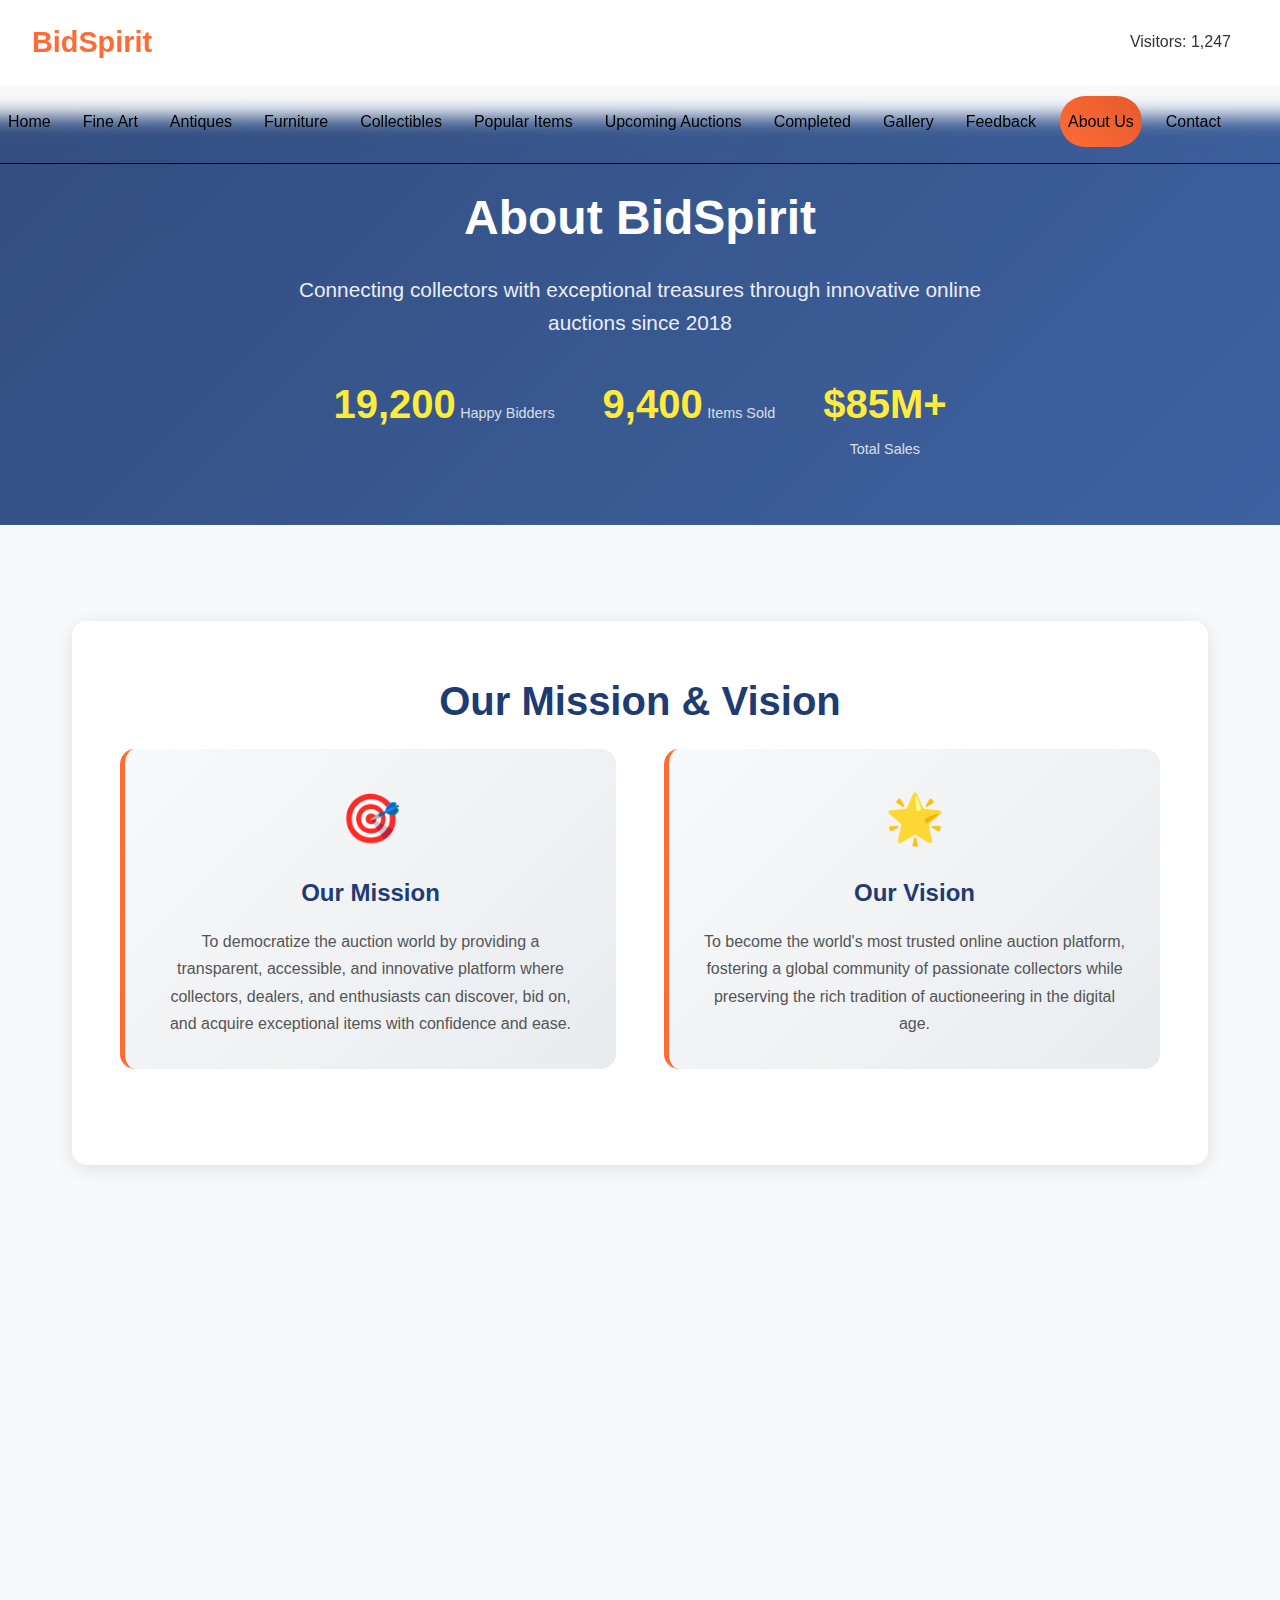
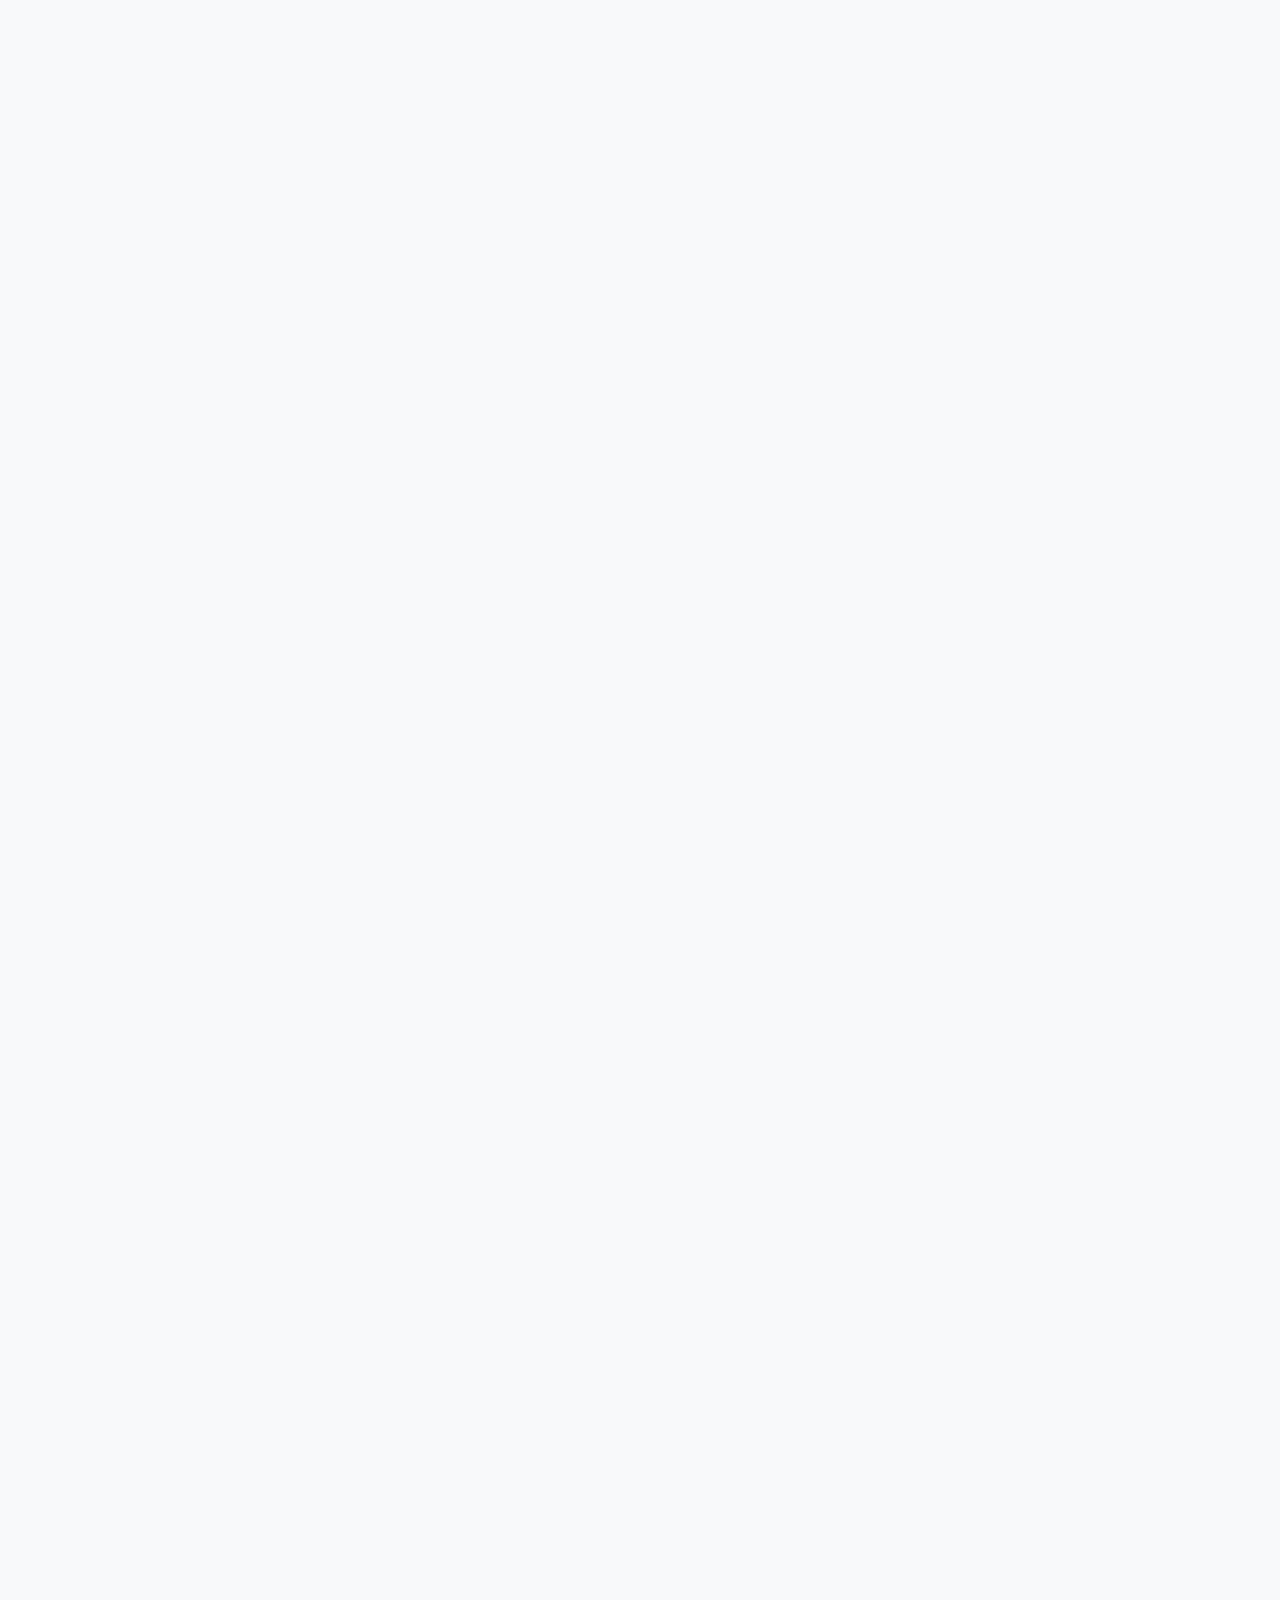
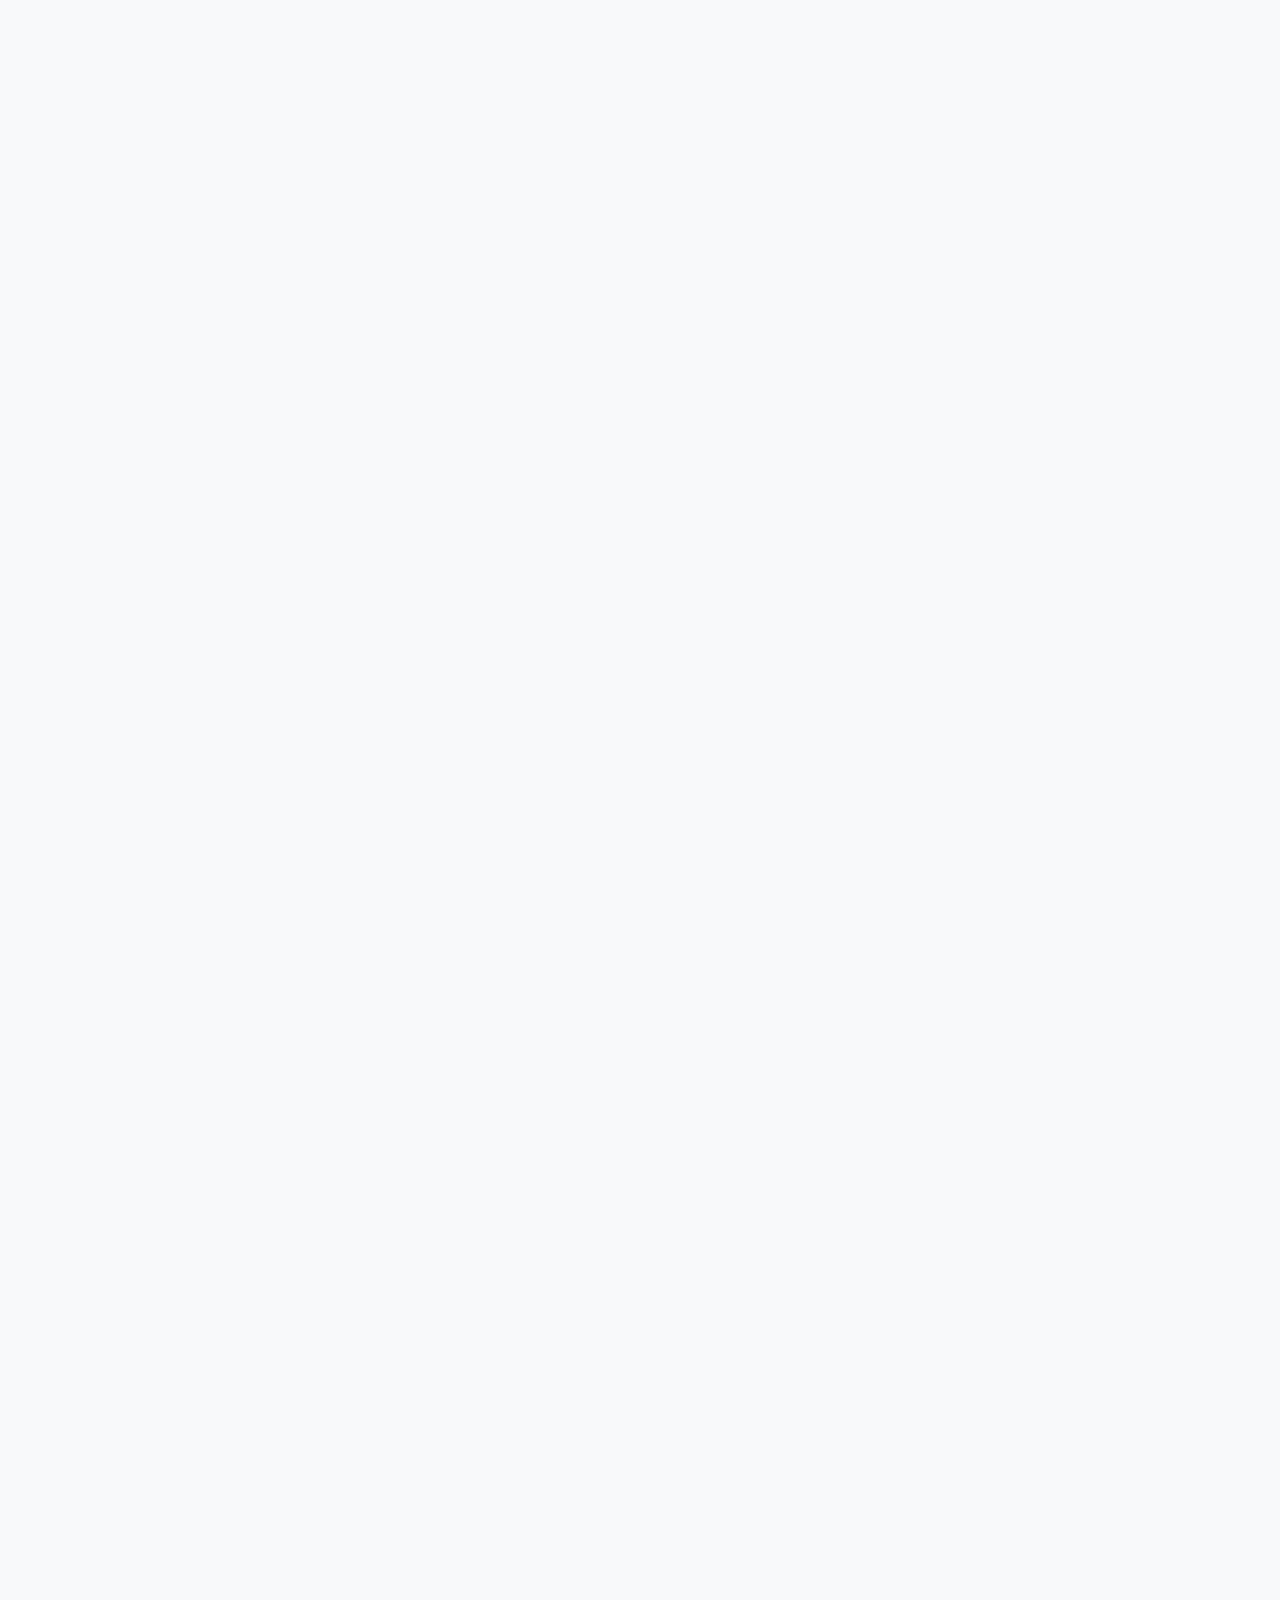
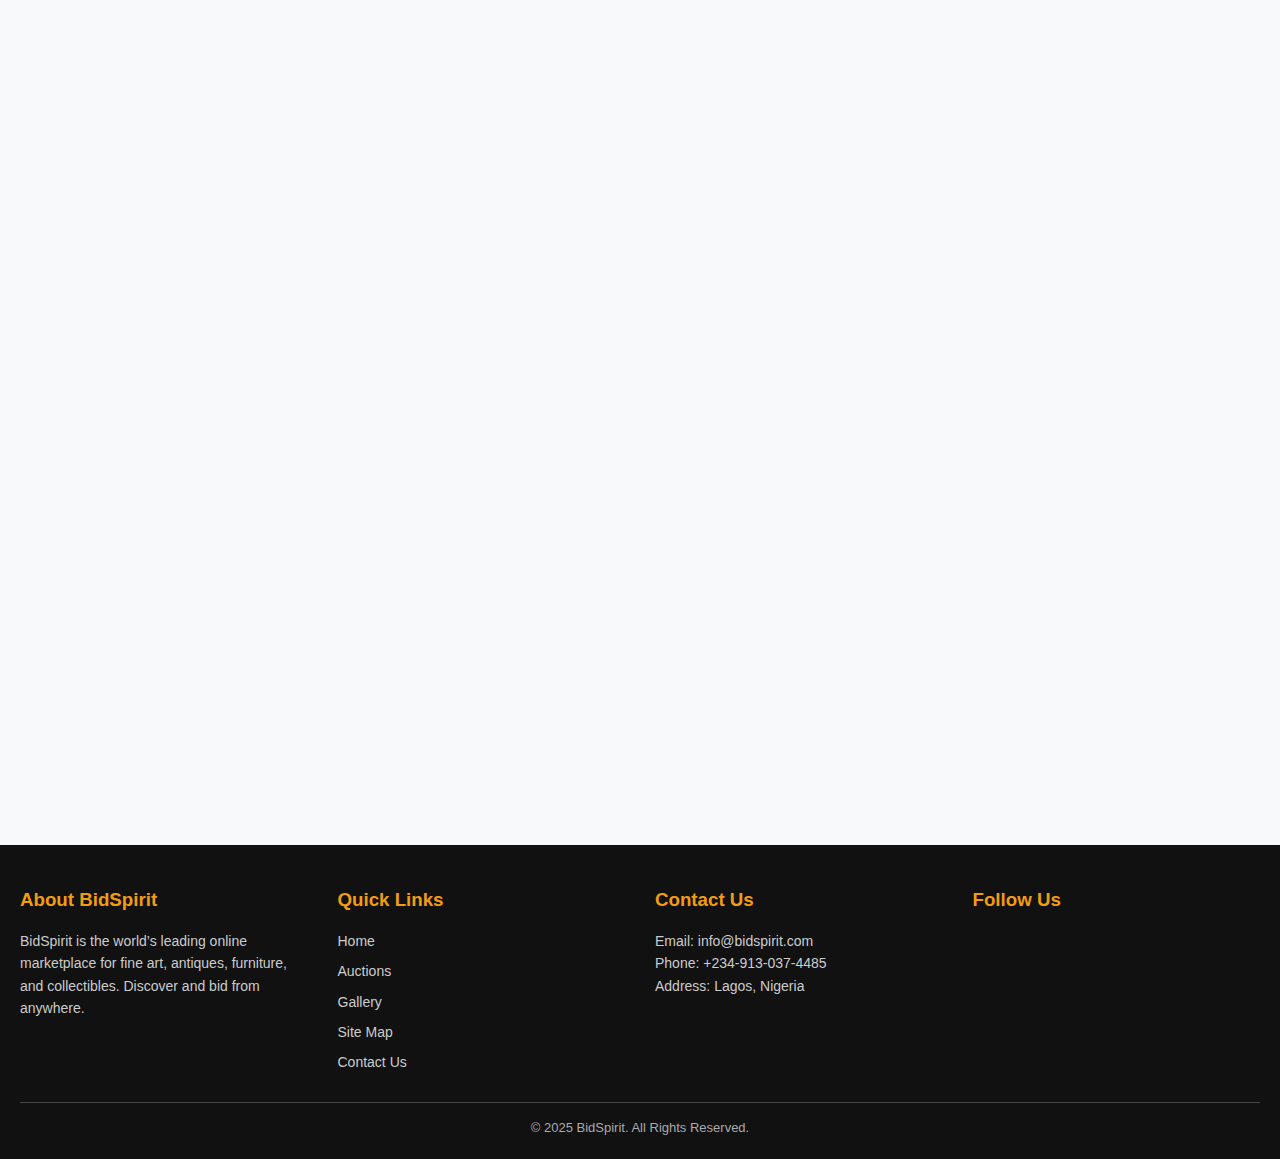
<file: about.html>
<!DOCTYPE html>
<html lang="en">
<head>
    <meta charset="UTF-8">
    <meta name="viewport" content="width=device-width, initial-scale=1.0">
    <title>About Us - BidSpirit Auctions</title>
    <style>
        * {
            margin: 0;
            padding: 0;
            box-sizing: border-box;
        }

        body {
            font-family: 'Segoe UI', Tahoma, Geneva, Verdana, sans-serif;
            background-color: #f8f9fa;
            color: #333;
            line-height: 1.6;
        }

        /* Header */
        .header {
            background: rgba(255, 255, 255, 0.95);
            backdrop-filter: blur(20px);
            padding: 1.2rem 0;
            position: fixed;
            top: 0;
            left: 0;
            right: 0;
            z-index: 1000;
            border-bottom: 1px solid rgba(255, 255, 255, 0.1);
            transition: all 0.3s cubic-bezier(0.4, 0, 0.2, 1);
        }

        .navigator {
            max-width: 1400px;
            margin: 0 auto;
            padding: 0 2rem;
            display: flex;
            justify-content: space-between;
            align-items: center;
        }

        .logo {
            font-size: 1.8rem;
            font-weight: 700;
            color: #ff6b35;
            display: flex;
            align-items: center;
            gap: 0.5rem;
        }

        .user-info {
            display: flex;
            align-items: center;
            gap: 1rem;
        }

        .visitor-count {
            background: rgba(255,255,255,0.1);
            padding: 0.5rem 1rem;
            border-radius: 25px;
            backdrop-filter: blur(10px);
            border: 1px solid rgba(255,255,255,0.2);
        }

        .welcome-user {
            font-size: 1.1rem;
            color: #ff6b35;
            font-weight: bold;
        }

        /* Navigation */
        .nvcontainer {
            padding: 1rem 0;
            position: sticky;
            top: 80px;
            z-index: 999;
            backdrop-filter: blur(10px);
            border-bottom: 1px solid black;
        }

        .nav-content {
            /* max-width: 1200px; */
            /* margin: 0 auto; */
            display: flex;
            /* justify-content: center; */
            gap: 1rem;
            /* padding: 0 2rem; */
            flex-wrap: wrap;
        }

        .nav-item {
            color: black;
            text-decoration: none;
            padding: 0.8rem 0.5rem;
            border-radius: 25px;
            transition: all 0.3s ease;
            position: relative;
            overflow: hidden;
        }

        .nav-item::before {
            content: '';
            position: absolute;
            top: 0;
            left: -100%;
            width: 100%;
            height: 100%;
            background: linear-gradient(45deg, #f39c12);
            transition: left 0.3s ease;
            z-index: -1;
        }

        .nav-item:hover::before {
            left: 0;
        }

        .nav-item:hover {
            color: white;
            transform: translateY(-2px);
        }

        .nav-item.active {
            background: linear-gradient(45deg, #ff6b35, #e55a2e);
        }

        /* Hero Section */
        .hero-section {
            background: linear-gradient(135deg, rgba(30, 60, 114, 0.9), rgba(42, 82, 152, 0.9)), 
                        url('data:image/svg+xml,<svg xmlns="http://www.w3.org/2000/svg" viewBox="0 0 1200 600"><rect fill="%23f0f2f5" width="1200" height="600"/><circle cx="200" cy="150" r="80" fill="%23e3f2fd" opacity="0.6"/><circle cx="800" cy="300" r="120" fill="%23fff3e0" opacity="0.4"/><circle cx="1000" cy="100" r="60" fill="%23f3e5f5" opacity="0.5"/></svg>');
            background-size: cover;
            background-position: center;
            color: white;
            padding: 4rem 0;
            text-align: center;
            margin-top: 2rem;
        }

        .hero-content {
            max-width: 800px;
            margin: 0 auto;
            padding: 0 2rem;
        }

        .hero-title {
            font-size: 3rem;
            margin-bottom: 1rem;
            font-weight: bold;
        }

        .hero-subtitle {
            font-size: 1.3rem;
            margin-bottom: 2rem;
            opacity: 0.9;
        }

        .hero-stats {
            display: flex;
            justify-content: center;
            gap: 3rem;
            margin-top: 2rem;
        }

        .stat-item {
            text-align: center;
        }

        .stat-number {
            font-size: 2.5rem;
            font-weight: bold;
            color: #ffeb3b;
            display: block;
        }

        .stat-label {
            font-size: 0.9rem;
            opacity: 0.8;
        }

        /* Main Container */
        .main-container {
            max-width: 1200px;
            margin: 0 auto;
            padding: 0 2rem;
        }

        /* Section Styles */
        .section {
            padding: 4rem 0;
        }

        .section-white {
            background: white;
            margin: 2rem 0;
            border-radius: 15px;
            box-shadow: 0 4px 20px rgba(0,0,0,0.1);
            padding: 3rem;
        }

        .section-title {
            font-size: 2.5rem;
            color: #1e3c72;
            text-align: center;
            margin-bottom: 1rem;
        }

        .section-subtitle {
            font-size: 1.1rem;
            color: #666;
            text-align: center;
            margin-bottom: 3rem;
            max-width: 600px;
            margin-left: auto;
            margin-right: auto;
        }

        /* Mission & Vision */
        .mission-vision {
            display: grid;
            grid-template-columns: 1fr 1fr;
            gap: 3rem;
            margin-bottom: 3rem;
        }

        .mission-card, .vision-card {
            background: linear-gradient(135deg, #f8f9fa 0%, #e9ecef 100%);
            padding: 2rem;
            border-radius: 15px;
            text-align: center;
            border-left: 5px solid #ff6b35;
        }

        .card-icon {
            font-size: 3rem;
            margin-bottom: 1rem;
        }

        .card-title {
            font-size: 1.5rem;
            color: #1e3c72;
            margin-bottom: 1rem;
            font-weight: bold;
        }

        .card-text {
            color: #555;
            line-height: 1.7;
        }

        /* Team Section */
        .team-grid {
            display: grid;
            grid-template-columns: repeat(auto-fit, minmax(280px, 1fr));
            gap: 2rem;
        }

        .team-member {
            background: white;
            border-radius: 15px;
            padding: 2rem;
            text-align: center;
            box-shadow: 0 4px 15px rgba(0,0,0,0.1);
            transition: transform 0.3s ease, box-shadow 0.3s ease;
            cursor: pointer;
        }

        .team-member:hover {
            transform: translateY(-5px);
            box-shadow: 0 8px 25px rgba(0,0,0,0.15);
        }

        .member-photo {
            width: 120px;
            height: 120px;
            border-radius: 50%;
            margin: 0 auto 1.5rem;
            background-size: cover;
            background-position: center;
            border: 4px solid #e0e0e0;
        }

        .member-name {
            font-size: 1.3rem;
            font-weight: bold;
            color: #1e3c72;
            margin-bottom: 0.5rem;
        }

        .member-title {
            color: #ff6b35;
            font-weight: 500;
            margin-bottom: 1rem;
        }

        .member-bio {
            color: #666;
            font-size: 0.9rem;
            line-height: 1.6;
        }

        /* Company Timeline */
        .timeline {
            position: relative;
            margin: 2rem 0;
        }

        .timeline::before {
            content: '';
            position: absolute;
            left: 50%;
            top: 0;
            bottom: 0;
            width: 3px;
            background: linear-gradient(to bottom, #2a5298, #ff6b35);
            transform: translateX(-50%);
        }

        .timeline-item {
            margin-bottom: 3rem;
            position: relative;
        }

        .timeline-content {
            background: white;
            padding: 2rem;
            border-radius: 15px;
            box-shadow: 0 4px 15px rgba(0,0,0,0.1);
            width: calc(50% - 2rem);
            position: relative;
        }

        .timeline-item:nth-child(odd) .timeline-content {
            margin-left: 0;
        }

        .timeline-item:nth-child(even) .timeline-content {
            margin-left: calc(50% + 2rem);
        }

        .timeline-year {
            position: absolute;
            left: 50%;
            top: 1rem;
            transform: translateX(-50%);
            background: #ff6b35;
            color: white;
            padding: 0.5rem 1rem;
            border-radius: 20px;
            font-weight: bold;
            font-size: 0.9rem;
        }

        .timeline-title {
            font-size: 1.2rem;
            font-weight: bold;
            color: #1e3c72;
            margin-bottom: 0.5rem;
        }

        .timeline-description {
            color: #666;
            line-height: 1.6;
        }

        /* Values Section */
        .values-grid {
            display: grid;
            grid-template-columns: repeat(auto-fit, minmax(250px, 1fr));
            gap: 2rem;
        }

        .value-card {
            background: white;
            padding: 2rem;
            border-radius: 15px;
            text-align: center;
            box-shadow: 0 4px 15px rgba(0,0,0,0.1);
            transition: transform 0.3s ease;
        }

        .value-card:hover {
            transform: translateY(-3px);
        }

        .value-icon {
            font-size: 3rem;
            margin-bottom: 1rem;
        }

        .value-title {
            font-size: 1.3rem;
            font-weight: bold;
            color: #1e3c72;
            margin-bottom: 1rem;
        }

        .value-description {
            color: #666;
            line-height: 1.6;
        }

        /* Contact CTA */
        .contact-cta {
            background: linear-gradient(135deg, #ff6b35 0%, #e55a2e 100%);
            color: white;
            padding: 3rem;
            border-radius: 15px;
            text-align: center;
            margin: 3rem 0;
        }

        .cta-title {
            font-size: 2rem;
            margin-bottom: 1rem;
        }

        .cta-text {
            font-size: 1.1rem;
            margin-bottom: 2rem;
            opacity: 0.9;
        }

        .btn-cta {
            background: white;
            color: #ff6b35;
            padding: 1rem 2rem;
            border: none;
            border-radius: 8px;
            font-size: 1.1rem;
            font-weight: 600;
            cursor: pointer;
            transition: all 0.3s ease;
        }

        .btn-cta:hover {
            transform: translateY(-2px);
            box-shadow: 0 6px 20px rgba(0,0,0,0.2);
        }

        /* Modal for team member details */
        .modal {
            display: none;
            position: fixed;
            top: 0;
            left: 0;
            width: 100%;
            height: 100%;
            background-color: rgba(0,0,0,0.8);
            z-index: 1000;
            justify-content: center;
            align-items: center;
        }

        .modal-content {
            background: white;
            padding: 2.5rem;
            border-radius: 15px;
            max-width: 500px;
            width: 90%;
            text-align: center;
            max-height: 80vh;
            overflow-y: auto;
        }

        .modal-photo {
            width: 150px;
            height: 150px;
            border-radius: 50%;
            margin: 0 auto 1.5rem;
            background-size: cover;
            background-position: center;
            border: 4px solid #e0e0e0;
        }

        .close-btn {
            background-color: #333;
            color: white;
            border: none;
            padding: 0.5rem 1rem;
            border-radius: 5px;
            cursor: pointer;
            margin-top: 1.5rem;
        }

        .close-btn:hover {
            background-color: #555;
        }

        /* Counter Animation */
        .counter {
            display: inline-block;
            font-weight: bold;
        }

        /* Responsive Design */
        @media (max-width: 768px) {
            .nav-container {
                flex-direction: column;
                gap: 1rem;
            }

            .nav-menu {
                gap: 1rem;
            }

            .hero-title {
                font-size: 2.2rem;
            }

            .hero-stats {
                flex-direction: column;
                gap: 1.5rem;
            }

            .mission-vision {
                grid-template-columns: 1fr;
            }

            .timeline::before {
                left: 2rem;
            }

            .timeline-content {
                width: calc(100% - 4rem);
                margin-left: 4rem !important;
            }

            .timeline-year {
                left: 2rem;
                transform: none;
            }

            .section-white {
                padding: 2rem;
            }

            .main-container {
                padding: 0 1rem;
            }
        }

        /* Animations */
        @keyframes fadeInUp {
            from {
                opacity: 0;
                transform: translateY(30px);
            }
            to {
                opacity: 1;
                transform: translateY(0);
            }
        }

        .fade-in-up {
            animation: fadeInUp 0.6s ease-out;
        }

        .animate-on-scroll {
            opacity: 0;
            transform: translateY(30px);
            transition: all 0.6s ease-out;
        }

        .animate-on-scroll.visible {
            opacity: 1;
            transform: translateY(0);
        }

        /* Footer Styles */
        .footer {
        background: #111;
        color: #eee;
        padding: 40px 20px 20px;
        font-family: Arial, sans-serif;
        }

        .footer-container {
        display: grid;
        grid-template-columns: repeat(auto-fit, minmax(220px, 1fr));
        gap: 30px;
        margin-bottom: 20px;
        }

        .footer-section h3 {
        margin-bottom: 15px;
        color: #f39c12;
        }

        .footer-section p, 
        .footer-section ul, 
        .footer-section a {
        font-size: 14px;
        color: #ccc;
        text-decoration: none;
        }

        .footer-section ul {
        list-style: none;
        padding: 0;
        }

        .footer-section ul li {
        margin: 8px 0;
        }

        .footer-section ul li a:hover {
        color: #f39c12;
        transition: 0.3s;
        }

        /* Social Icons */
        .social-icons a {
        color: #ccc;
        margin-right: 10px;
        font-size: 18px;
        transition: 0.3s;
        }
        .social-icons a:hover {
        color: #f39c12;
        }

        /* Bottom Bar */
        .footer-bottom {
        border-top: 1px solid #444;
        text-align: center;
        padding-top: 15px;
        font-size: 13px;
        color: #aaa;
        }
    </style>
</head>
<body>
               <!-- Header -->
    <header class="header" data-aos="fade-down">
        <div class="navigator">
            <div class="logo">BidSpirit</div>
            <div class="user-info">
                <div class="visitor-count">
                    Visitors: <span id="visitorCount">1,247</span>
                </div>
                <div class="welcome-user" id="userWelcome" style="display: none;">
                    Welcome, <span id="userName"></span>!
                </div>
            </div>
            </div>
    </header>

    <!-- Navigation -->
     <nav class="nvcontainer">
        <div class="nav-content">
            <a href="homepage.html" class="nav-item">Home</a>
            <a href="fine.html" class="nav-item">Fine Art</a>
            <a href="amt.html" class="nav-item">Antiques</a>
            <a href="fun.html" class="nav-item">Furniture</a>
            <a href="coll.html" class="nav-item">Collectibles</a>
            <a href="pop.html" class="nav-item">Popular Items</a>
            <a href="upc.html" class="nav-item">Upcoming Auctions</a>
            <a href="com.html" class="nav-item">Completed</a>
            <a href="gall.html" class="nav-item">Gallery</a>
            <a href="feed.html" class="nav-item">Feedback</a>
            <a href="about.html" class="nav-item active">About Us</a>
            <a href="contact.html" class="nav-item">Contact</a>
        </div>
     </nav>

    <!-- Hero Section -->
    <section class="hero-section">
        <div class="hero-content fade-in-up">
            <h1 class="hero-title">About BidSpirit</h1>
            <p class="hero-subtitle">Connecting collectors with exceptional treasures through innovative online auctions since 2018</p>
            <div class="hero-stats">
                <div class="stat-item">
                    <span class="stat-number counter" data-target="50000">0</span>
                    <span class="stat-label">Happy Bidders</span>
                </div>
                <div class="stat-item">
                    <span class="stat-number counter" data-target="25000">0</span>
                    <span class="stat-label">Items Sold</span>
                </div>
                <div class="stat-item">
                    <span class="stat-number">$85M+</span>
                    <span class="stat-label">Total Sales</span>
                </div>
            </div>
        </div>
    </section>

    <!-- Main Content -->
    <main class="main-container">
        <!-- Mission & Vision -->
        <section class="section animate-on-scroll">
            <div class="section-white">
                <h2 class="section-title">Our Mission & Vision</h2>
                <div class="mission-vision">
                    <div class="mission-card">
                        <div class="card-icon">🎯</div>
                        <h3 class="card-title">Our Mission</h3>
                        <p class="card-text">To democratize the auction world by providing a transparent, accessible, and innovative platform where collectors, dealers, and enthusiasts can discover, bid on, and acquire exceptional items with confidence and ease.</p>
                    </div>
                    <div class="vision-card">
                        <div class="card-icon">🌟</div>
                        <h3 class="card-title">Our Vision</h3>
                        <p class="card-text">To become the world's most trusted online auction platform, fostering a global community of passionate collectors while preserving the rich tradition of auctioneering in the digital age.</p>
                    </div>
                </div>
            </div>
        </section>

        <!-- Company Story -->
        <section class="section animate-on-scroll">
            <div class="section-white">
                <h2 class="section-title">Our Story</h2>
                <p class="section-subtitle">Founded by auction industry veterans, BidSpirit was born from a vision to bring the excitement and accessibility of auctions to the digital world.</p>
                
                <div class="timeline">
                    <div class="timeline-item">
                        <div class="timeline-year">2018</div>
                        <div class="timeline-content">
                            <h3 class="timeline-title">The Beginning</h3>
                            <p class="timeline-description">BidSpirit was founded by three auction house veterans with over 40 years of combined experience. Our first auction featured 50 carefully curated art pieces.</p>
                        </div>
                    </div>
                    
                    <div class="timeline-item">
                        <div class="timeline-year">2019</div>
                        <div class="timeline-content">
                            <h3 class="timeline-title">Platform Launch</h3>
                            <p class="timeline-description">Launched our innovative bidding platform with real-time updates, mobile optimization, and advanced search capabilities. Reached 1,000 registered users.</p>
                        </div>
                    </div>
                    
                    <div class="timeline-item">
                        <div class="timeline-year">2020</div>
                        <div class="timeline-content">
                            <h3 class="timeline-title">Global Expansion</h3>
                            <p class="timeline-description">Expanded internationally and introduced virtual live bidding. Despite global challenges, we achieved record-breaking sales and user growth.</p>
                        </div>
                    </div>
                    
                    <div class="timeline-item">
                        <div class="timeline-year">2022</div>
                        <div class="timeline-content">
                            <h3 class="timeline-title">Innovation Award</h3>
                            <p class="timeline-description">Received the "Digital Innovation in Auctions" award and launched our AI-powered valuation tools and advanced authentication services.</p>
                        </div>
                    </div>
                    
                    <div class="timeline-item">
                        <div class="timeline-year">2024</div>
                        <div class="timeline-content">
                            <h3 class="timeline-title">Market Leader</h3>
                            <p class="timeline-description">Became one of the top 3 online auction platforms globally with over 50,000 active users and partnerships with leading auction houses worldwide.</p>
                        </div>
                    </div>
                </div>
            </div>
        </section>

        <!-- Team Section -->
        <section class="section animate-on-scroll">
            <div class="section-white">
                <h2 class="section-title">Meet Our Team</h2>
                <p class="section-subtitle">Our passionate team of auction experts, technology innovators, and customer service specialists work together to create the best possible experience for our community.</p>
                
                <div class="team-grid">
                    <div class="team-member" onclick="openTeamModal(0)">
                        <div class="member-photo" style="background-image: url('data:image/svg+xml,<svg xmlns=%22http://www.w3.org/2000/svg%22 viewBox=%220 0 200 200%22><circle fill=%22%232a5298%22 cx=%22100%22 cy=%22100%22 r=%22100%22/><circle fill=%22%23fff%22 cx=%22100%22 cy=%2270%22 r=%2230%22/><ellipse fill=%22%23fff%22 cx=%22100%22 cy=%22160%22 rx=%2250%22 ry=%2240%22/></svg>')"></div>
                        <h3 class="member-name">Adeyemi Kehinde Micheal</h3>
                        <p class="member-title">Team Leader</p>
                        <p class="member-bio">Former Christie's specialist with 15 years in fine art auctions. Harvard MBA with expertise in digital transformation.</p>
                    </div>
                    
                    <div class="team-member" onclick="openTeamModal(1)">
                        <div class="member-photo" style="background-image: url('data:image/svg+xml,<svg xmlns=%22http://www.w3.org/2000/svg%22 viewBox=%220 0 200 200%22><circle fill=%22%23ff6b35%22 cx=%22100%22 cy=%22100%22 r=%22100%22/><circle fill=%22%23fff%22 cx=%22100%22 cy=%2270%22 r=%2230%22/><ellipse fill=%22%23fff%22 cx=%22100%22 cy=%22160%22 rx=%2250%22 ry=%2240%22/></svg>')"></div>
                        <h3 class="member-name">Kenzo Bamidele Osisanya</h3>
                        <p class="member-title">Team Member</p>
                        <p class="member-bio">Beyond coding, I’m driven by continuous growth and the goal of contributing to projects that make technology more accessible and valuable to people..</p>
                    </div>
                    
                    <div class="team-member" onclick="openTeamModal(2)">
                        <div class="member-photo" style="background-image: url('data:image/svg+xml,<svg xmlns=%22http://www.w3.org/2000/svg%22 viewBox=%220 0 200 200%22><circle fill=%22%234caf50%22 cx=%22100%22 cy=%22100%22 r=%22100%22/><circle fill=%22%23fff%22 cx=%22100%22 cy=%2270%22 r=%2230%22/><ellipse fill=%22%23fff%22 cx=%22100%22 cy=%22160%22 rx=%2250%22 ry=%2240%22/></svg>')"></div>
                        <h3 class="member-name">Oluwatoyosi Adebayo Adetona</h3>
                        <p class="member-title">Team Member</p>
                        <p class="member-bio">I am currently pursuing an Advanced Diploma in Software Engineering and about to finish my first semester.</p>
                    </div>
                    
                    <div class="team-member" onclick="openTeamModal(3)">
                        <div class="member-photo" style="background-image: url('data:image/svg+xml,<svg xmlns=%22http://www.w3.org/2000/svg%22 viewBox=%220 0 200 200%22><circle fill=%22%239c27b0%22 cx=%22100%22 cy=%22100%22 r=%22100%22/><circle fill=%22%23fff%22 cx=%22100%22 cy=%2270%22 r=%2230%22/><ellipse fill=%22%23fff%22 cx=%22100%22 cy=%22160%22 rx=%2250%22 ry=%2240%22/></svg>')"></div>
                        <h3 class="member-name">Matin Kassim</h3>
                        <p class="member-title">Team Member</p>
                        <p class="member-bio">Matin Kassim is a dedicated software engineering professional with a passion for building innovative digital solutions.</p>
                    </div>
                    <div class="team-member" onclick="openTeamModal(4)">
                        <div class="member-photo" style="background-image: url('data:image/svg+xml,<svg xmlns=%22http://www.w3.org/2000/svg%22 viewBox=%220 0 200 200%22><circle fill=%22%239c27b0%22 cx=%22100%22 cy=%22100%22 r=%22100%22/><circle fill=%22%23fff%22 cx=%22100%22 cy=%2270%22 r=%2230%22/><ellipse fill=%22%23fff%22 cx=%22100%22 cy=%22160%22 rx=%2250%22 ry=%2240%22/></svg>')"></div>
                        <h3 class="member-name">Musa Biliyamin Abubakar</h3>
                        <p class="member-title">Team Member</p>
                        <p class="member-bio">I'm a student at Aptech Lekki Center, currently working towards my Advanced Diploma in Software Engineering. </p>
                    </div>
                    <div class="team-member" onclick="openTeamModal(5)">
                        <div class="member-photo" style="background-image: url('data:image/svg+xml,<svg xmlns=%22http://www.w3.org/2000/svg%22 viewBox=%220 0 200 200%22><circle fill=%22%239c27b0%22 cx=%22100%22 cy=%22100%22 r=%22100%22/><circle fill=%22%23fff%22 cx=%22100%22 cy=%2270%22 r=%2230%22/><ellipse fill=%22%23fff%22 cx=%22100%22 cy=%22160%22 rx=%2250%22 ry=%2240%22/></svg>')"></div>
                        <h3 class="member-name">Raziel Soren Usoroh</h3>
                        <p class="member-title">Team Member</p>
                        <p class="member-bio"> I've always been captivated by technology, and this program is fueling my passion to create and innovate in the software realm.</p>
                    </div>
                </div>
            </div>
        </section>

        <!-- Values Section -->
        <section class="section animate-on-scroll">
            <div class="section-white">
                <h2 class="section-title">Our Values</h2>
                <p class="section-subtitle">These core principles guide everything we do at BidSpirit</p>
                
                <div class="values-grid">
                    <div class="value-card">
                        <div class="value-icon">🛡️</div>
                        <h3 class="value-title">Trust & Transparency</h3>
                        <p class="value-description">We maintain the highest standards of authentication, condition reporting, and transparent bidding processes to ensure buyer confidence.</p>
                    </div>
                    
                    <div class="value-card">
                        <div class="value-icon">🚀</div>
                        <h3 class="value-title">Innovation</h3>
                        <p class="value-description">We continuously enhance our platform with cutting-edge technology to provide the most intuitive and efficient auction experience.</p>
                    </div>
                    
                    <div class="value-card">
                        <div class="value-icon">🤝</div>
                        <h3 class="value-title">Community</h3>
                        <p class="value-description">We foster a vibrant community of collectors, dealers, and art enthusiasts from around the world, creating lasting connections.</p>
                    </div>
                    
                    <div class="value-card">
                        <div class="value-icon">⭐</div>
                        <h3 class="value-title">Excellence</h3>
                        <p class="value-description">From curation to customer service, we strive for excellence in every aspect of the auction experience.</p>
                    </div>
                </div>
            </div>
        </section>

        <!-- Contact CTA -->
        <section class="contact-cta animate-on-scroll">
            <h2 class="cta-title">Ready to Start Your Collection?</h2>
            <p class="cta-text">Join thousands of satisfied collectors who trust BidSpirit for their auction needs</p>
            <button class="btn-cta" onclick="location.href='#register'">Join BidSpirit Today</button>
        </section>
    </main>

    <!-- Team Member Modal -->
    <div class="modal" id="teamModal">
        <div class="modal-content">
            <div class="modal-photo" id="modalPhoto"></div>
            <h3 id="modalName"></h3>
            <p id="modalTitle" style="color: #ff6b35; font-weight: 500; margin-bottom: 1rem;"></p>
            <p id="modalBio" style="color: #666; line-height: 1.6;"></p>
            <p id="modalDetails" style="color: #555; margin-top: 1rem; line-height: 1.6;"></p>
            <button class="close-btn" onclick="closeTeamModal()">Close</button>
        </div>
    </div>

            <!-- Footer Section -->
<footer class="footer">
  <div class="footer-container">
    <!-- About -->
    <div class="footer-section">
      <h3>About BidSpirit</h3>
      <p>
        BidSpirit is the world’s leading online marketplace for fine art,
        antiques, furniture, and collectibles. Discover and bid from anywhere.
      </p>
    </div>

    <!-- Quick Links -->
    <div class="footer-section">
      <h3>Quick Links</h3>
      <ul>
        <li><a href="#">Home</a></li>
        <li><a href="#">Auctions</a></li>
        <li><a href="#">Gallery</a></li>
        <li><a href="#">Site Map</a></li>
        <li><a href="#">Contact Us</a></li>
      </ul>
    </div>

    <!-- Contact Info -->
    <div class="footer-section">
      <h3>Contact Us</h3>
      <p>Email: info@bidspirit.com</p>
      <p>Phone: +234-913-037-4485</p>
      <p>Address: Lagos, Nigeria</p>
    </div>

    <!-- Social Media -->
    <div class="footer-section">
      <h3>Follow Us</h3>
      <div class="social-icons">
        <a href="#"><i class="fab fa-facebook"></i></a>
        <a href="#"><i class="fab fa-twitter"></i></a>
        <a href="#"><i class="fab fa-instagram"></i></a>
        <a href="#"><i class="fab fa-linkedin"></i></a>
      </div>
    </div>
  </div>

  <div class="footer-bottom">
    <p>&copy; 2025 BidSpirit. All Rights Reserved.</p>
  </div>
</footer>

    <script>
        // Team member detailed information
        const teamMembers = [
            {
                name: "Adeyemi Kehinde Micheal",
                title: "Team Leader",
                bio: " My passion lies in bridging the traditional world of fine art with innovative technology, making auctions more accessible and engaging for collectors worldwide.",
                details: "I began my journey in the world of fine art and auctions with a passion for connecting collectors to timeless works. Over the years, I’ve developed expertise in digital innovation and online marketplaces, which inspired me to build BidSpirit—a platform designed to make fine art, antiques, and collectibles more accessible to a global audience.",
                photo: "data:image/svg+xml,<svg xmlns='http://www.w3.org/2000/svg' viewBox='0 0 200 200'><circle fill='%232a5298' cx='100' cy='100' r='100'/><circle fill='%23fff' cx='100' cy='70' r='30'/><ellipse fill='%23fff' cx='100' cy='160' rx='50' ry='40'/></svg>"
            },
            {
                name: "Kenzo Bamidele Osisanya",
                title: "Team Member",
                bio: " I am 25 and currently enrolled in Aptech with a strong passion for building innovative and efficient solutions through code. ",
                details: " Over the years, I’ve gained experience in developing web and mobile applications using languages like JavaScript, Python, and Java, while also working with frameworks and tools such as React, Node.js, and Django. I enjoy solving complex problems, learning new technologies, and collaborating with teams to create software that has real-world impact.",
                photo: "data:image/svg+xml,<svg xmlns='http://www.w3.org/2000/svg' viewBox='0 0 200 200'><circle fill='%23ff6b35' cx='100' cy='100' r='100'/><circle fill='%23fff' cx='100' cy='70' r='30'/><ellipse fill='%23fff' cx='100' cy='160' rx='50' ry='40'/></svg>"
            },
            {
                name: "Oluwatoyosi Adebayo Adetona",
                title: "Team Member",
                bio: "I have a growing interest and skill set in cybersecurity, ensuring that the applications I build are not just beautiful and functional, but also secure.",
                details: "I'm a passionate web developer with a strong foundation in HTML, CSS, and JavaScript, dedicated to building responsive and interactive websites. I enjoy turning ideas into functional, user-friendly digital experiences.",
                photo: "data:image/svg+xml,<svg xmlns='http://www.w3.org/2000/svg' viewBox='0 0 200 200'><circle fill='%234caf50' cx='100' cy='100' r='100'/><circle fill='%23fff' cx='100' cy='70' r='30'/><ellipse fill='%23fff' cx='100' cy='160' rx='50' ry='40'/></svg>"
            },
            {
                name: "Matin Kassim",
                title: "Team Member",
                bio: "He is a dedicated software engineering professional with a passion for building innovative digital solutions.",
                details: "He works on designing, developing, and optimizing software systems while continuously expanding his expertise in modern technologies. Matin is currently pursuing an Advanced Diploma in Software Engineering (ADSE), where he continues to refine his technical expertise and explore emerging technologies. ",
                photo: "data:image/svg+xml,<svg xmlns='http://www.w3.org/2000/svg' viewBox='0 0 200 200'><circle fill='%239c27b0' cx='100' cy='100' r='100'/><circle fill='%23fff' cx='100' cy='70' r='30'/><ellipse fill='%23fff' cx='100' cy='160' rx='50' ry='40'/></svg>"
            },
            {
                name: "Musa Biliyamin Abubakar",
                title: "Team Member",
                bio: "I'm really passionate about web development and I'm excited to apply my skills to build cool and innovative solutions. ",
                details: "I'm always learning and trying to stay up-to-date with the latest tech and trends in the industry.  I'm always looking for new challenges and opportunities to grow.",
                photo: "data:image/svg+xml,<svg xmlns='http://www.w3.org/2000/svg' viewBox='0 0 200 200'><circle fill='%239c27b0' cx='100' cy='100' r='100'/><circle fill='%23fff' cx='100' cy='70' r='30'/><ellipse fill='%23fff' cx='100' cy='160' rx='50' ry='40'/></svg>"
            },
            {
                name: "Raziel Soren Usoroh",
                title: "Team Member",
                bio: "i’m 19 years old. I'm currently diving deep into the Advanced Diploma in Software Engineering at Aptech",
                details: " I've always been captivated by technology, and this program is fueling my passion to create and innovate in the software realm. I'm excited to see where this journey takes me and how I can contribute to the ever-evolving tech world.",
                photo: "data:image/svg+xml,<svg xmlns='http://www.w3.org/2000/svg' viewBox='0 0 200 200'><circle fill='%239c27b0' cx='100' cy='100' r='100'/><circle fill='%23fff' cx='100' cy='70' r='30'/><ellipse fill='%23fff' cx='100' cy='160' rx='50' ry='40'/></svg>"
            }
        ];

        // Initialize page
        function init() {
            setupScrollAnimations();
            startCounterAnimations();
        }

        // Setup scroll animations
        function setupScrollAnimations() {
            const observerOptions = {
                threshold: 0.1,
                rootMargin: '0px 0px -50px 0px'
            };

            const observer = new IntersectionObserver((entries) => {
                entries.forEach(entry => {
                    if (entry.isIntersecting) {
                        entry.target.classList.add('visible');
                    }
                });
            }, observerOptions);

            document.querySelectorAll('.animate-on-scroll').forEach(el => {
                observer.observe(el);
            });
        }

        // Counter animation
        function startCounterAnimations() {
            const counters = document.querySelectorAll('.counter');
            
            counters.forEach(counter => {
                const target = parseInt(counter.dataset.target);
                const duration = 2000; // 2 seconds
                const increment = target / (duration / 16); // 60fps
                let current = 0;
                
                const timer = setInterval(() => {
                    current += increment;
                    if (current >= target) {
                        current = target;
                        clearInterval(timer);
                    }
                    counter.textContent = Math.floor(current).toLocaleString();
                }, 16);
            });
        }

        // Open team member modal
        function openTeamModal(index) {
            const member = teamMembers[index];
            const modal = document.getElementById('teamModal');
            
            document.getElementById('modalPhoto').style.backgroundImage = `url('${member.photo}')`;
            document.getElementById('modalName').textContent = member.name;
            document.getElementById('modalTitle').textContent = member.title;
            document.getElementById('modalBio').textContent = member.bio;
            document.getElementById('modalDetails').textContent = member.details;
            
            modal.style.display = 'flex';
            document.body.style.overflow = 'hidden';
        }

        // Close team member modal
        function closeTeamModal() {
            const modal = document.getElementById('teamModal');
            modal.style.display = 'none';
            document.body.style.overflow = 'auto';
        }

        // Close modal on outside click
        document.getElementById('teamModal').onclick = function(e) {
            if (e.target === this) {
                closeTeamModal();
            }
        }

        // Close modal on escape key
        document.addEventListener('keydown', function(e) {
            if (e.key === 'Escape') {
                closeTeamModal();
            }
        });

        // Smooth scrolling for navigation links
        document.querySelectorAll('a[href^="#"]').forEach(anchor => {
            anchor.addEventListener('click', function (e) {
                e.preventDefault();
                const target = document.querySelector(this.getAttribute('href'));
                if (target) {
                    target.scrollIntoView({
                        behavior: 'smooth',
                        block: 'start'
                    });
                }
            });
        });

        // Initialize when page loads
        document.addEventListener('DOMContentLoaded', init);

        // Add some interactive hover effects
        document.querySelectorAll('.team-member').forEach(member => {
            member.addEventListener('mouseenter', function() {
                this.style.transform = 'translateY(-5px) scale(1.02)';
            });
            
            member.addEventListener('mouseleave', function() {
                this.style.transform = 'translateY(0) scale(1)';
            });
        });

        // Add parallax effect to hero section
        window.addEventListener('scroll', () => {
            const scrolled = window.pageYOffset;
            const heroSection = document.querySelector('.hero-section');
            if (heroSection) {
                heroSection.style.transform = `translateY(${scrolled * 0.5}px)`;
            }
        });

        // Add typing effect to hero subtitle
        function typeWriter(element, text, speed = 50) {
            let i = 0;
            element.textContent = '';
            
            function type() {
                if (i < text.length) {
                    element.textContent += text.charAt(i);
                    i++;
                    setTimeout(type, speed);
                }
            }
            
            type();
        }

        // Start typing effect after page load
        setTimeout(() => {
            const subtitle = document.querySelector('.hero-subtitle');
            const originalText = subtitle.textContent;
            typeWriter(subtitle, originalText, 30);
        }, 1000);
    </script>
</body>
</html>
</file>
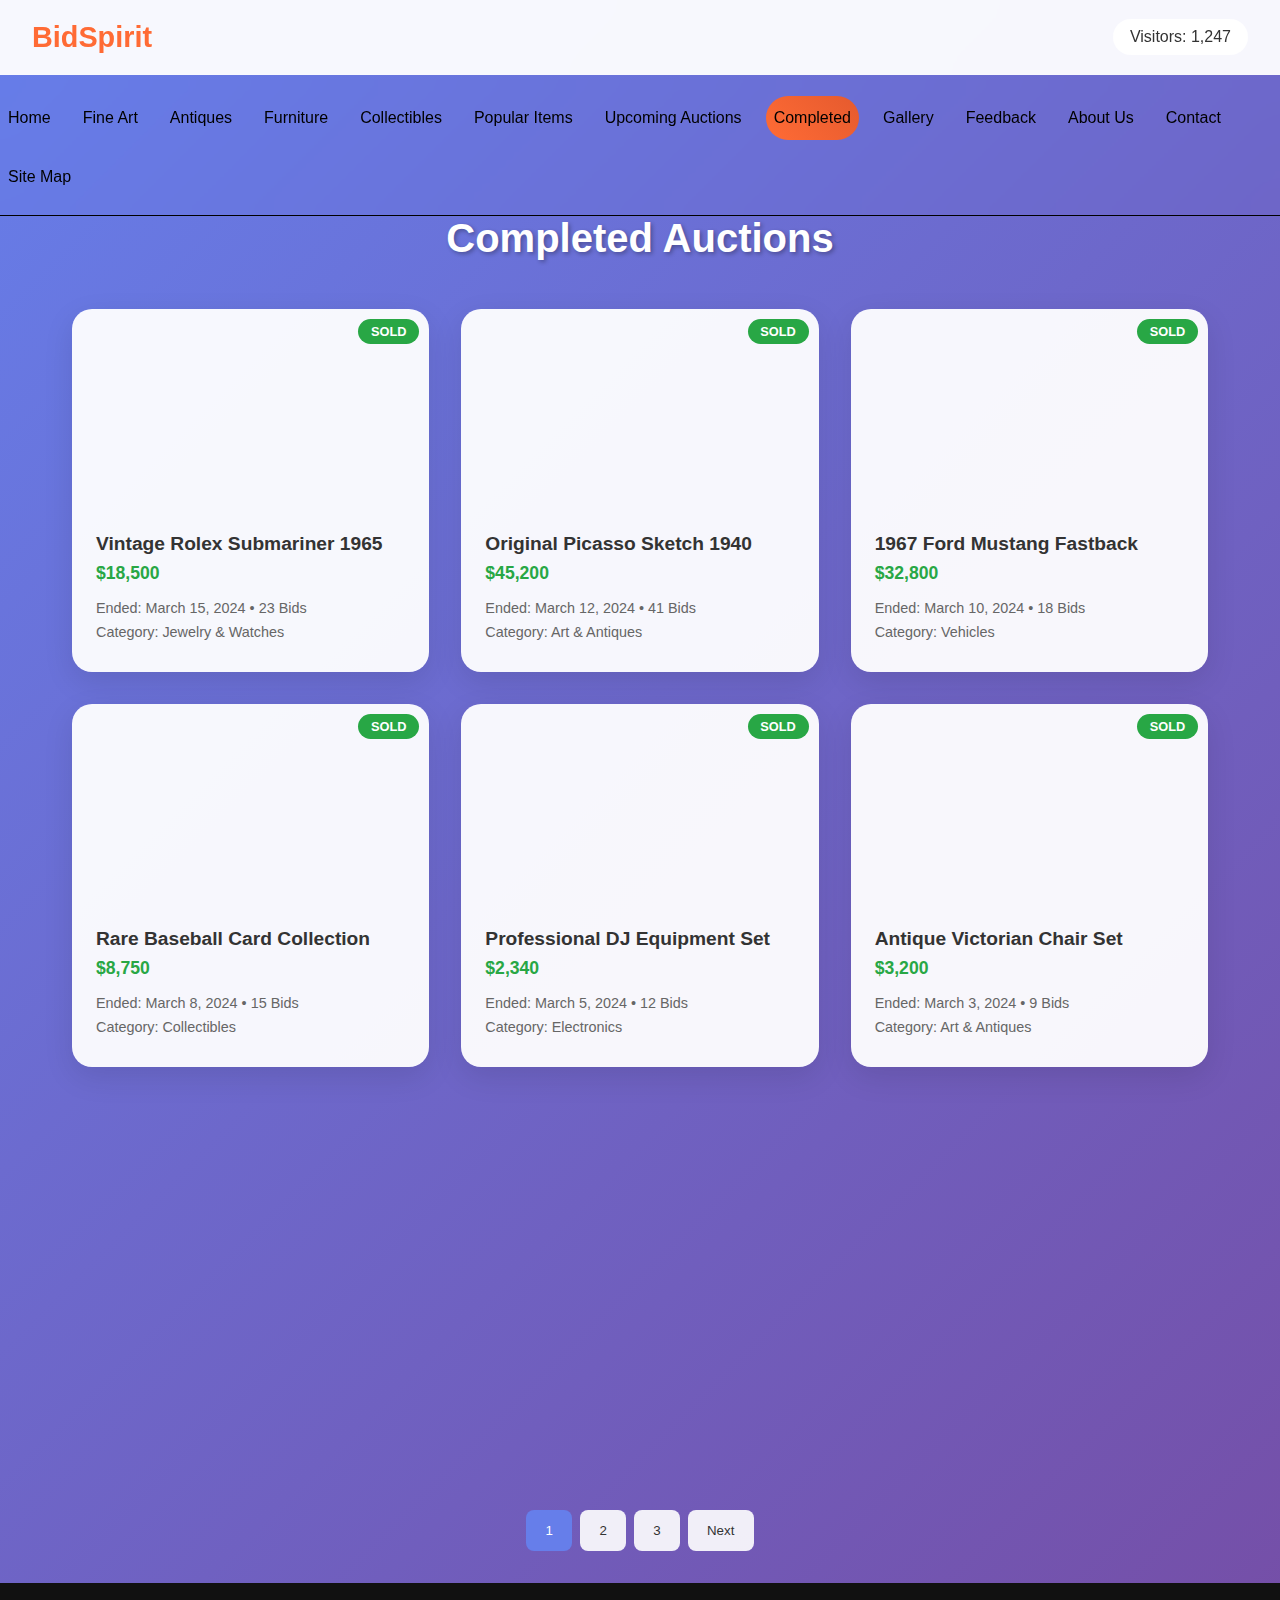
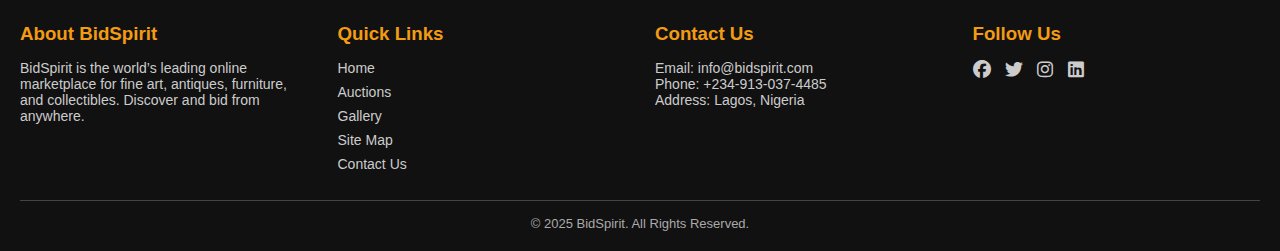
<file: com.html>
<!DOCTYPE html>
<html lang="en">
<head>
    <meta charset="UTF-8">
    <meta name="viewport" content="width=device-width, initial-scale=1.0">
    <!-- FontAwesome for Social Icons -->
    <link rel="stylesheet" href="https://cdnjs.cloudflare.com/ajax/libs/font-awesome/6.5.0/css/all.min.css">
    <title>BidSpirit - Completed Auctions</title>
    <style>
        * {
            margin: 0;
            padding: 0;
            box-sizing: border-box;
        }

        body {
            font-family: 'Segoe UI', Tahoma, Geneva, Verdana, sans-serif;
            background: linear-gradient(135deg, #667eea 0%, #764ba2 100%);
            min-height: 100vh;
            color: #333;
        }

                                 /* Header */
        .header {
            background: rgba(255, 255, 255, 0.95);
            backdrop-filter: blur(20px);
            padding: 1.2rem 0;
            position: fixed;
            top: 0;
            left: 0;
            right: 0;
            z-index: 1000;
            border-bottom: 1px solid rgba(255, 255, 255, 0.1);
            transition: all 0.3s cubic-bezier(0.4, 0, 0.2, 1);
        }

        .navigator {
            max-width: 1400px;
            margin: 0 auto;
            padding: 0 2rem;
            display: flex;
            justify-content: space-between;
            align-items: center;
        }

        .logo {
            font-size: 1.8rem;
            font-weight: 700;
            color: #ff6b35;
            display: flex;
            align-items: center;
            gap: 0.5rem;
        }

        .user-info {
            display: flex;
            align-items: center;
            gap: 1rem;
        }

        .visitor-count {
            background: rgba(255,255,255,0.1);
            padding: 0.5rem 1rem;
            border-radius: 25px;
            backdrop-filter: blur(10px);
            border: 1px solid rgba(255,255,255,0.2);
        }

        .welcome-user {
            font-size: 1.1rem;
            color: #ff6b35;
            font-weight: bold;
        }

        /* Navigation */
        .nvcontainer {
            padding: 1rem 0;
            position: sticky;
            top: 80px;
            z-index: 999;
            backdrop-filter: blur(10px);
            border-bottom: 1px solid black;
            margin-bottom: 5rem;
        }

        .nav-content {
            /* max-width: 1200px; */
            /* margin: 0 auto; */
            display: flex;
            /* justify-content: center; */
            gap: 1rem;
            /* padding: 0 2rem; */
            flex-wrap: wrap;
        }

        .nav-item {
            color: black;
            text-decoration: none;
            padding: 0.8rem 0.5rem;
            border-radius: 25px;
            transition: all 0.3s ease;
            position: relative;
            overflow: hidden;
        }

        .nav-item::before {
            content: '';
            position: absolute;
            top: 0;
            left: -100%;
            width: 100%;
            height: 100%;
            background: linear-gradient(45deg, #f39c12);
            transition: left 0.3s ease;
            z-index: -1;
        }

        .nav-item:hover::before {
            left: 0;
        }

        .nav-item:hover {
            color: white;
            transform: translateY(-2px);
        }

        .nav-item.active {
            background: linear-gradient(45deg, #ff6b35, #e55a2e);
        }

        .container {
            max-width: 1200px;
            margin: 2rem auto;
            padding: 0 2rem;
        }

        .page-title {
            text-align: center;
            color: white;
            font-size: 2.5rem;
            margin-bottom: 3rem;
            text-shadow: 2px 2px 4px rgba(0, 0, 0, 0.3);
        }

        .filters {
            background: rgba(255, 255, 255, 0.9);
            backdrop-filter: blur(10px);
            padding: 1.5rem;
            border-radius: 15px;
            margin-bottom: 2rem;
            display: flex;
            gap: 1rem;
            align-items: center;
            flex-wrap: wrap;
        }

        .filter-item select, .filter-item input {
            padding: 0.5rem;
            border: 2px solid #e0e0e0;
            border-radius: 8px;
            font-size: 0.9rem;
            transition: border-color 0.3s ease;
        }

        .filter-item select:focus, .filter-item input:focus {
            outline: none;
            border-color: #667eea;
        }

        .auction-grid {
            display: grid;
            grid-template-columns: repeat(auto-fit, minmax(300px, 1fr));
            gap: 2rem;
            margin-bottom: 3rem;
        }

        .auction-card {
            background: rgba(255, 255, 255, 0.95);
            border-radius: 20px;
            overflow: hidden;
            box-shadow: 0 10px 30px rgba(0, 0, 0, 0.1);
            transition: all 0.3s ease;
            cursor: pointer;
        }

        .auction-card:hover {
            transform: translateY(-10px);
            box-shadow: 0 20px 40px rgba(0, 0, 0, 0.15);
        }

        .card-image {
            width: 100%;
            height: 200px;
            background-size: cover;
            background-position: center;
            position: relative;
            overflow: hidden;
        }

        .status-badge {
            position: absolute;
            top: 10px;
            right: 10px;
            background: #28a745;
            color: white;
            padding: 0.3rem 0.8rem;
            border-radius: 20px;
            font-size: 0.8rem;
            font-weight: bold;
        }

        .card-content {
            padding: 1.5rem;
        }

        .card-title {
            font-size: 1.2rem;
            font-weight: bold;
            margin-bottom: 0.5rem;
            color: #333;
        }

        .card-details {
            display: flex;
            justify-content: space-between;
            align-items: center;
            margin-bottom: 1rem;
        }

        .winning-bid {
            font-size: 1.1rem;
            font-weight: bold;
            color: #28a745;
        }

        .auction-info {
            font-size: 0.9rem;
            color: #666;
            margin-bottom: 0.5rem;
        }

        .modal {
            display: none;
            position: fixed;
            top: 0;
            left: 0;
            width: 100%;
            height: 100%;
            background: rgba(0, 0, 0, 0.8);
            backdrop-filter: blur(5px);
            z-index: 1000;
            justify-content: center;
            align-items: center;
            padding: 2rem;
        }

        .modal-content {
            background: white;
            border-radius: 20px;
            max-width: 800px;
            width: 100%;
            max-height: 90vh;
            overflow-y: auto;
            position: relative;
            animation: modalSlideIn 0.3s ease;
        }

        @keyframes modalSlideIn {
            from {
                opacity: 0;
                transform: translateY(-50px);
            }
            to {
                opacity: 1;
                transform: translateY(0);
            }
        }

        .modal-header {
            padding: 2rem;
            border-bottom: 1px solid #e0e0e0;
            position: relative;
        }

        .modal-close {
            position: absolute;
            top: 1rem;
            right: 1rem;
            background: none;
            border: none;
            font-size: 2rem;
            cursor: pointer;
            color: #666;
            transition: color 0.3s ease;
        }

        .modal-close:hover {
            color: #333;
        }

        .modal-image {
            width: 100%;
            height: 300px;
            background-size: cover;
            background-position: center;
            border-radius: 10px;
            margin-bottom: 1rem;
        }

        .modal-title {
            font-size: 1.8rem;
            font-weight: bold;
            margin-bottom: 1rem;
        }

        .modal-body {
            padding: 2rem;
        }

        .auction-details-grid {
            display: grid;
            grid-template-columns: repeat(auto-fit, minmax(200px, 1fr));
            gap: 1rem;
            margin-bottom: 2rem;
        }

        .detail-item {
            background: #f8f9fa;
            padding: 1rem;
            border-radius: 10px;
        }

        .detail-label {
            font-weight: bold;
            color: #667eea;
            margin-bottom: 0.5rem;
        }

        .detail-value {
            color: #333;
        }

        .description {
            line-height: 1.6;
            margin-bottom: 2rem;
        }

        .bid-history {
            margin-top: 2rem;
        }

        .bid-history h3 {
            margin-bottom: 1rem;
            color: #333;
        }

        .bid-item {
            display: flex;
            justify-content: space-between;
            align-items: center;
            padding: 0.8rem;
            background: #f8f9fa;
            border-radius: 8px;
            margin-bottom: 0.5rem;
        }

        .bid-amount {
            font-weight: bold;
            color: #28a745;
        }

        .bid-time {
            font-size: 0.9rem;
            color: #666;
        }

        .pagination {
            display: flex;
            justify-content: center;
            gap: 0.5rem;
            margin-top: 3rem;
        }

        .pagination button {
            padding: 0.8rem 1.2rem;
            border: none;
            background: rgba(255, 255, 255, 0.9);
            color: #333;
            border-radius: 8px;
            cursor: pointer;
            transition: all 0.3s ease;
        }

        .pagination button:hover, .pagination button.active {
            background: #667eea;
            color: white;
        }

        @media (max-width: 768px) {
            .header-content {
                flex-direction: column;
                gap: 1rem;
            }

            .nav {
                gap: 1rem;
            }

            .filters {
                flex-direction: column;
                align-items: stretch;
            }

            .auction-grid {
                grid-template-columns: 1fr;
            }

            .modal-content {
                margin: 1rem;
                max-height: 95vh;
            }

            .auction-details-grid {
                grid-template-columns: 1fr;
            }
        }

        
        /* Footer Styles */
        .footer {
        background: #111;
        color: #eee;
        padding: 40px 20px 20px;
        font-family: Arial, sans-serif;
        }

        .footer-container {
        display: grid;
        grid-template-columns: repeat(auto-fit, minmax(220px, 1fr));
        gap: 30px;
        margin-bottom: 20px;
        }

        .footer-section h3 {
        margin-bottom: 15px;
        color: #f39c12;
        }

        .footer-section p, 
        .footer-section ul, 
        .footer-section a {
        font-size: 14px;
        color: #ccc;
        text-decoration: none;
        }

        .footer-section ul {
        list-style: none;
        padding: 0;
        }

        .footer-section ul li {
        margin: 8px 0;
        }

        .footer-section ul li a:hover {
        color: #f39c12;
        transition: 0.3s;
        }

        /* Social Icons */
        .social-icons a {
        color: #ccc;
        margin-right: 10px;
        font-size: 18px;
        transition: 0.3s;
        }
        .social-icons a:hover {
        color: #f39c12;
        }

        /* Bottom Bar */
        .footer-bottom {
        border-top: 1px solid #444;
        text-align: center;
        padding-top: 15px;
        font-size: 13px;
        color: #aaa;
        }
    </style>
</head>
<body>
                   <!-- Header -->
    <header class="header" data-aos="fade-down">
        <div class="navigator">
            <div class="logo">BidSpirit</div>
            <div class="user-info">
                <div class="visitor-count">
                    Visitors: <span id="visitorCount">1,247</span>
                </div>
                <div class="welcome-user" id="userWelcome" style="display: none;">
                    Welcome, <span id="userName"></span>!
                </div>
            </div>
            </div>
    </header>

    <!-- Navigation -->
     <nav class="nvcontainer">
        <div class="nav-content">
            <a href="homepage.html" class="nav-item">Home</a>
            <a href="fine.html" class="nav-item">Fine Art</a>
            <a href="amt.html" class="nav-item">Antiques</a>
            <a href="fun.html" class="nav-item">Furniture</a>
            <a href="coll.html" class="nav-item">Collectibles</a>
            <a href="pop.html" class="nav-item">Popular Items</a>
            <a href="upc.html" class="nav-item ">Upcoming Auctions</a>
            <a href="com.html" class="nav-item active">Completed</a>
            <a href="#" class="nav-item">Gallery</a>
            <a href="#" class="nav-item">Feedback</a>
            <a href="#" class="nav-item">About Us</a>
            <a href="#" class="nav-item">Contact</a>
            <a href="#" class="nav-item">Site Map</a>
        </div>
     </nav>

    <div class="container">
        <h1 class="page-title">Completed Auctions</h1>

        <div class="auction-grid">
            <!-- Auction Card 1 -->
            <div class="auction-card" onclick="openModal(1)">
                <div class="card-image" style="background-image: url('https://images.unsplash.com/photo-1541961017774-22349e4a1262?w=400&h=300&fit=crop')">
                    <div class="status-badge">SOLD</div>
                </div>
                <div class="card-content">
                    <h3 class="card-title">Vintage Rolex Submariner 1965</h3>
                    <div class="card-details">
                        <div class="winning-bid">$18,500</div>
                    </div>
                    <div class="auction-info">Ended: March 15, 2024 • 23 Bids</div>
                    <div class="auction-info">Category: Jewelry & Watches</div>
                </div>
            </div>

            <!-- Auction Card 2 -->
            <div class="auction-card" onclick="openModal(2)">
                <div class="card-image" style="background-image: url('https://images.unsplash.com/photo-1541961017774-22349e4a1262?w=400&h=300&fit=crop')">
                    <div class="status-badge">SOLD</div>
                </div>
                <div class="card-content">
                    <h3 class="card-title">Original Picasso Sketch 1940</h3>
                    <div class="card-details">
                        <div class="winning-bid">$45,200</div>
                    </div>
                    <div class="auction-info">Ended: March 12, 2024 • 41 Bids</div>
                    <div class="auction-info">Category: Art & Antiques</div>
                </div>
            </div>

            <!-- Auction Card 3 -->
            <div class="auction-card" onclick="openModal(3)">
                <div class="card-image" style="background-image: url('https://images.unsplash.com/photo-1606107557195-0e29a4b5b4aa?w=400&h=300&fit=crop')">
                    <div class="status-badge">SOLD</div>
                </div>
                <div class="card-content">
                    <h3 class="card-title">1967 Ford Mustang Fastback</h3>
                    <div class="card-details">
                        <div class="winning-bid">$32,800</div>
                    </div>
                    <div class="auction-info">Ended: March 10, 2024 • 18 Bids</div>
                    <div class="auction-info">Category: Vehicles</div>
                </div>
            </div>

            <!-- Auction Card 4 -->
            <div class="auction-card" onclick="openModal(4)">
                <div class="card-image" style="background-image: url('https://images.unsplash.com/photo-1518131672697-613becd4fab5?w=400&h=300&fit=crop')">
                    <div class="status-badge">SOLD</div>
                </div>
                <div class="card-content">
                    <h3 class="card-title">Rare Baseball Card Collection</h3>
                    <div class="card-details">
                        <div class="winning-bid">$8,750</div>
                    </div>
                    <div class="auction-info">Ended: March 8, 2024 • 15 Bids</div>
                    <div class="auction-info">Category: Collectibles</div>
                </div>
            </div>

            <!-- Auction Card 5 -->
            <div class="auction-card" onclick="openModal(5)">
                <div class="card-image" style="background-image: url('https://images.unsplash.com/photo-1505740420928-5e560c06d30e?w=400&h=300&fit=crop')">
                    <div class="status-badge">SOLD</div>
                </div>
                <div class="card-content">
                    <h3 class="card-title">Professional DJ Equipment Set</h3>
                    <div class="card-details">
                        <div class="winning-bid">$2,340</div>
                    </div>
                    <div class="auction-info">Ended: March 5, 2024 • 12 Bids</div>
                    <div class="auction-info">Category: Electronics</div>
                </div>
            </div>

            <!-- Auction Card 6 -->
            <div class="auction-card" onclick="openModal(6)">
                <div class="card-image" style="background-image: url('https://images.unsplash.com/photo-1578662996442-48f60103fc96?w=400&h=300&fit=crop')">
                    <div class="status-badge">SOLD</div>
                </div>
                <div class="card-content">
                    <h3 class="card-title">Antique Victorian Chair Set</h3>
                    <div class="card-details">
                        <div class="winning-bid">$3,200</div>
                    </div>
                    <div class="auction-info">Ended: March 3, 2024 • 9 Bids</div>
                    <div class="auction-info">Category: Art & Antiques</div>
                </div>
            </div>

            <!-- Auction Card 7 -->
            <div class="auction-card" onclick="openModal(7)">
                <div class="card-image" style="background-image: url('https://images.unsplash.com/photo-1611652022419-a9419f74343d?w=400&h=300&fit=crop')">
                    <div class="status-badge">SOLD</div>
                </div>
                <div class="card-content">
                    <h3 class="card-title">Diamond Tennis Bracelet</h3>
                    <div class="card-details">
                        <div class="winning-bid">$12,600</div>
                    </div>
                    <div class="auction-info">Ended: February 28, 2024 • 27 Bids</div>
                    <div class="auction-info">Category: Jewelry & Watches</div>
                </div>
            </div>

            <!-- Auction Card 8 -->
            <div class="auction-card" onclick="openModal(8)">
                <div class="card-image" style="background-image: url('https://images.unsplash.com/photo-1518131672697-613becd4fab5?w=400&h=300&fit=crop')">
                    <div class="status-badge">SOLD</div>
                </div>
                <div class="card-content">
                    <h3 class="card-title">Vintage Vinyl Records Collection</h3>
                    <div class="card-details">
                        <div class="winning-bid">$1,850</div>
                    </div>
                    <div class="auction-info">Ended: February 25, 2024 • 14 Bids</div>
                    <div class="auction-info">Category: Collectibles</div>
                </div>
            </div>
        </div>

        <div class="pagination">
            <button class="active">1</button>
            <button>2</button>
            <button>3</button>
            <button>Next</button>
        </div>
    </div>

    <!-- Modal -->
    <div class="modal" id="auctionModal">
        <div class="modal-content">
            <div class="modal-header">
                <button class="modal-close" onclick="closeModal()">&times;</button>
                <div class="modal-image" id="modalImage"></div>
                <h2 class="modal-title" id="modalTitle"></h2>
            </div>
            <div class="modal-body">
                <div class="auction-details-grid">
                    <div class="detail-item">
                        <div class="detail-label">Final Price</div>
                        <div class="detail-value" id="finalPrice"></div>
                    </div>
                    <div class="detail-item">
                        <div class="detail-label">Starting Bid</div>
                        <div class="detail-value" id="startingBid"></div>
                    </div>
                    <div class="detail-item">
                        <div class="detail-label">Total Bids</div>
                        <div class="detail-value" id="totalBids"></div>
                    </div>
                    <div class="detail-item">
                        <div class="detail-label">Auction Duration</div>
                        <div class="detail-value" id="duration"></div>
                    </div>
                    <div class="detail-item">
                        <div class="detail-label">Category</div>
                        <div class="detail-value" id="category"></div>
                    </div>
                    <div class="detail-item">
                        <div class="detail-label">Condition</div>
                        <div class="detail-value" id="condition"></div>
                    </div>
                </div>

                <div class="description">
                    <h3>Description</h3>
                    <p id="description"></p>
                </div>

                <div class="bid-history">
                    <h3>Bid History</h3>
                    <div id="bidHistory"></div>
                </div>
            </div>
        </div>
    </div>

        <!-- Footer Section -->
<footer class="footer">
  <div class="footer-container">
    <!-- About -->
    <div class="footer-section">
      <h3>About BidSpirit</h3>
      <p>
        BidSpirit is the world’s leading online marketplace for fine art,
        antiques, furniture, and collectibles. Discover and bid from anywhere.
      </p>
    </div>

    <!-- Quick Links -->
    <div class="footer-section">
      <h3>Quick Links</h3>
      <ul>
        <li><a href="#">Home</a></li>
        <li><a href="#">Auctions</a></li>
        <li><a href="#">Gallery</a></li>
        <li><a href="#">Site Map</a></li>
        <li><a href="#">Contact Us</a></li>
      </ul>
    </div>

    <!-- Contact Info -->
    <div class="footer-section">
      <h3>Contact Us</h3>
      <p>Email: info@bidspirit.com</p>
      <p>Phone: +234-913-037-4485</p>
      <p>Address: Lagos, Nigeria</p>
    </div>

    <!-- Social Media -->
    <div class="footer-section">
      <h3>Follow Us</h3>
      <div class="social-icons">
        <a href="#"><i class="fab fa-facebook"></i></a>
        <a href="#"><i class="fab fa-twitter"></i></a>
        <a href="#"><i class="fab fa-instagram"></i></a>
        <a href="#"><i class="fab fa-linkedin"></i></a>
      </div>
    </div>
  </div>

  <div class="footer-bottom">
    <p>&copy; 2025 BidSpirit. All Rights Reserved.</p>
  </div>
</footer>

    <script>
        const auctions = {
            1: {
                title: "Vintage Rolex Submariner 1965",
                image: "https://images.unsplash.com/photo-1541961017774-22349e4a1262?w=400&h=300&fit=crop",
                finalPrice: "$18,500",
                startingBid: "$5,000",
                totalBids: "23",
                duration: "7 days",
                category: "Jewelry & Watches",
                condition: "Excellent",
                description: "A stunning vintage Rolex Submariner from 1965, featuring the iconic design that made this model legendary. This timepiece has been meticulously maintained and comes with original documentation. The watch displays minor signs of age-appropriate wear but maintains excellent functionality. Serial number verified and authenticated by certified watchmakers. This is a rare opportunity to own a piece of horological history.",
                bidHistory: [
                    { amount: "$18,500", bidder: "Bidder_27", time: "March 15, 2024 11:58 PM" },
                    { amount: "$18,000", bidder: "WatchCollector99", time: "March 15, 2024 11:55 PM" },
                    { amount: "$17,500", bidder: "Bidder_27", time: "March 15, 2024 11:45 PM" },
                    { amount: "$16,800", bidder: "VintageTimepieces", time: "March 15, 2024 11:30 PM" },
                    { amount: "$16,000", bidder: "WatchCollector99", time: "March 15, 2024 11:15 PM" }
                ]
            },
            2: {
                title: "Original Picasso Sketch 1940",
                image: "https://images.unsplash.com/photo-1541961017774-22349e4a1262?w=400&h=300&fit=crop",
                finalPrice: "$45,200",
                startingBid: "$15,000",
                totalBids: "41",
                duration: "10 days",
                category: "Art & Antiques",
                condition: "Very Good",
                description: "An authentic Pablo Picasso sketch from 1940, created during his Blue Period. This rare piece showcases Picasso's masterful line work and emotional depth. The sketch is executed in charcoal on high-quality paper and has been professionally conserved. Provenance documentation included, with a certificate of authenticity from recognized art experts. This piece represents a significant moment in 20th-century art history.",
                bidHistory: [
                    { amount: "$45,200", bidder: "ArtCollector_Elite", time: "March 12, 2024 11:59 PM" },
                    { amount: "$44,500", bidder: "GalleryOwner_NY", time: "March 12, 2024 11:57 PM" },
                    { amount: "$43,000", bidder: "ArtCollector_Elite", time: "March 12, 2024 11:50 PM" },
                    { amount: "$41,800", bidder: "ModernArtFan", time: "March 12, 2024 11:40 PM" },
                    { amount: "$40,000", bidder: "GalleryOwner_NY", time: "March 12, 2024 11:25 PM" }
                ]
            },
            3: {
                title: "1967 Ford Mustang Fastback",
                image: "https://images.unsplash.com/photo-1606107557195-0e29a4b5b4aa?w=400&h=300&fit=crop",
                finalPrice: "$32,800",
                startingBid: "$12,000",
                totalBids: "18",
                duration: "14 days",
                category: "Vehicles",
                condition: "Restored",
                description: "A beautifully restored 1967 Ford Mustang Fastback in Highland Green with black racing stripes. This classic muscle car features a 390 V8 engine, 4-speed manual transmission, and has undergone a complete frame-off restoration. All original components have been refurbished or replaced with period-correct parts. Interior features black vinyl seats and original dashboard. Complete maintenance records and restoration documentation included.",
                bidHistory: [
                    { amount: "$32,800", bidder: "ClassicCarGuy", time: "March 10, 2024 11:59 PM" },
                    { amount: "$32,000", bidder: "MustangFan67", time: "March 10, 2024 11:55 PM" },
                    { amount: "$31,200", bidder: "ClassicCarGuy", time: "March 10, 2024 11:45 PM" },
                    { amount: "$30,500", bidder: "VintageRides", time: "March 10, 2024 11:30 PM" },
                    { amount: "$29,800", bidder: "MustangFan67", time: "March 10, 2024 11:15 PM" }
                ]
            },
            4: {
                title: "Rare Baseball Card Collection",
                image: "https://images.unsplash.com/photo-1518131672697-613becd4fab5?w=400&h=300&fit=crop",
                finalPrice: "$8,750",
                startingBid: "$2,500",
                totalBids: "15",
                duration: "5 days",
                category: "Collectibles",
                condition: "Near Mint",
                description: "An exceptional collection of rare baseball cards from the 1950s-1970s, including several Hall of Fame players. Highlights include a 1952 Topps Mickey Mantle, 1957 Topps Hank Aaron, and a complete 1963 Topps set. All cards have been professionally graded and stored in protective cases. This collection represents decades of careful curation and includes some of the most sought-after cards in the hobby.",
                bidHistory: [
                    { amount: "$8,750", bidder: "BaseballCardPro", time: "March 8, 2024 11:58 PM" },
                    { amount: "$8,400", bidder: "CardCollector_Vintage", time: "March 8, 2024 11:50 PM" },
                    { amount: "$8,000", bidder: "BaseballCardPro", time: "March 8, 2024 11:35 PM" },
                    { amount: "$7,600", bidder: "SportsMemorabiliaGuy", time: "March 8, 2024 11:20 PM" },
                    { amount: "$7,200", bidder: "CardCollector_Vintage", time: "March 8, 2024 10:55 PM" }
                ]
            },
            5: {
                title: "Professional DJ Equipment Set",
                image: "https://images.unsplash.com/photo-1505740420928-5e560c06d30e?w=400&h=300&fit=crop",
                finalPrice: "$2,340",
                startingBid: "$800",
                totalBids: "12",
                duration: "7 days",
                category: "Electronics",
                condition: "Very Good",
                description: "Complete professional DJ setup including Pioneer CDJ-2000NXS2 players, DJM-900NXS2 mixer, and Technics SL-1200MK7 turntables. All equipment is in excellent working condition and has been professionally maintained. Includes flight cases, cables, and additional accessories. Perfect for professional DJs or serious enthusiasts looking for high-quality equipment at a fraction of retail price.",
                bidHistory: [
                    { amount: "$2,340", bidder: "DJ_MixMaster", time: "March 5, 2024 11:59 PM" },
                    { amount: "$2,200", bidder: "ClubDJ_Pro", time: "March 5, 2024 11:52 PM" },
                    { amount: "$2,100", bidder: "DJ_MixMaster", time: "March 5, 2024 11:40 PM" },
                    { amount: "$1,950", bidder: "EventDJ_Services", time: "March 5, 2024 11:25 PM" },
                    { amount: "$1,800", bidder: "ClubDJ_Pro", time: "March 5, 2024 11:10 PM" }
                ]
            },
            6: {
                title: "Antique Victorian Chair Set",
                image: "https://images.unsplash.com/photo-1578662996442-48f60103fc96?w=400&h=300&fit=crop",
                finalPrice: "$3,200",
                startingBid: "$1,200",
                totalBids: "9",
                duration: "8 days",
                category: "Art & Antiques",
                condition: "Restored",
                description: "Exquisite set of four Victorian dining chairs from the 1880s, featuring hand-carved mahogany frames with intricate floral motifs. Chairs have been professionally restored with new period-appropriate velvet upholstery in deep burgundy. Original craftsmanship and attention to detail make this set a perfect addition to any Victorian or traditional home. Each chair bears the maker's mark and has been authenticated by antique furniture experts.",
                bidHistory: [
                    { amount: "$3,200", bidder: "AntiqueCollector_1", time: "March 3, 2024 11:57 PM" },
                    { amount: "$3,000", bidder: "VictorianFurniture", time: "March 3, 2024 11:45 PM" },
                    { amount: "$2,800", bidder: "AntiqueCollector_1", time: "March 3, 2024 11:30 PM" },
                    { amount: "$2,600", bidder: "PeriodFurnitureLover", time: "March 3, 2024 11:15 PM" },
                    { amount: "$2,400", bidder: "VictorianFurniture", time: "March 3, 2024 10:50 PM" }
                ]
            },
            7: {
                title: "Diamond Tennis Bracelet",
                image: "https://images.unsplash.com/photo-1611652022419-a9419f74343d?w=400&h=300&fit=crop",
                finalPrice: "$12,600",
                startingBid: "$4,000",
                totalBids: "27",
                duration: "6 days",
                category: "Jewelry & Watches",
                condition: "Excellent",
                description: "Stunning 18k white gold tennis bracelet featuring 5 carats of brilliant-cut diamonds. Each diamond is G-H color, VS1-VS2 clarity, and expertly set in a secure four-prong setting. The bracelet measures 7 inches in length with a secure box clasp and safety chain. Comes with GIA certification and professional appraisal. This timeless piece represents exceptional craftsmanship and luxury.",
                bidHistory: [
                    { amount: "$12,600", bidder: "JewelryCollector_Elite", time: "February 28, 2024 11:59 PM" },
                    { amount: "$12,200", bidder: "DiamondLover_99", time: "February 28, 2024 11:56 PM" },
                    { amount: "$11,800", bidder: "JewelryCollector_Elite", time: "February 28, 2024 11:48 PM" },
                    { amount: "$11,400", bidder: "LuxuryJewelry_Pro", time: "February 28, 2024 11:35 PM" },
                    { amount: "$11,000", bidder: "DiamondLover_99", time: "February 28, 2024 11:20 PM" }
                ]
            },
            8: {
                title: "Vintage Vinyl Records Collection",
                image: "https://images.unsplash.com/photo-1518131672697-613becd4fab5?w=400&h=300&fit=crop",
                finalPrice: "$1,850",
                startingBid: "$500",
                totalBids: "14",
                duration: "5 days",
                category: "Collectibles",
                condition: "Very Good",
                description: "Remarkable collection of 150+ vintage vinyl records spanning the 1960s-1980s, including rare pressings from The Beatles, Led Zeppelin, Pink Floyd, and other legendary artists. Many records are first pressings or limited editions in excellent condition. Collection includes both popular hits and rare B-sides that are highly sought after by collectors. All records have been properly stored and maintained. Perfect for serious vinyl enthusiasts or music lovers.",
                bidHistory: [
                    { amount: "$1,850", bidder: "VinylCollector_Supreme", time: "February 25, 2024 11:58 PM" },
                    { amount: "$1,750", bidder: "RecordHunter_Vintage", time: "February 25, 2024 11:52 PM" },
                    { amount: "$1,650", bidder: "VinylCollector_Supreme", time: "February 25, 2024 11:40 PM" },
                    { amount: "$1,550", bidder: "MusicMemorabiliaFan", time: "February 25, 2024 11:25 PM" },
                    { amount: "$1,450", bidder: "RecordHunter_Vintage", time: "February 25, 2024 11:10 PM" }
                ]
            }
        };

        function openModal(auctionId) {
            const auction = auctions[auctionId];
            const modal = document.getElementById('auctionModal');
            
            document.getElementById('modalImage').style.backgroundImage = `url('${auction.image}')`;
            document.getElementById('modalTitle').textContent = auction.title;
            document.getElementById('finalPrice').textContent = auction.finalPrice;
            document.getElementById('startingBid').textContent = auction.startingBid;
            document.getElementById('totalBids').textContent = auction.totalBids;
            document.getElementById('duration').textContent = auction.duration;
            document.getElementById('category').textContent = auction.category;
            document.getElementById('condition').textContent = auction.condition;
            document.getElementById('description').textContent = auction.description;
            
            const bidHistoryContainer = document.getElementById('bidHistory');
            bidHistoryContainer.innerHTML = '';
            auction.bidHistory.forEach(bid => {
                const bidItem = document.createElement('div');
                bidItem.className = 'bid-item';
                bidItem.innerHTML = `
                    <div>
                        <div class="bid-amount">${bid.amount}</div>
                        <div style="font-size: 0.9rem; color: #666;">by ${bid.bidder}</div>
                    </div>
                    <div class="bid-time">${bid.time}</div>
                `;
                bidHistoryContainer.appendChild(bidItem);
            });
            
            modal.style.display = 'flex';
            document.body.style.overflow = 'hidden';
        }

        function closeModal() {
            const modal = document.getElementById('auctionModal');
            modal.style.display = 'none';
            document.body.style.overflow = 'auto';
        }

        // Close modal when clicking outside
        document.getElementById('auctionModal').addEventListener('click', function(e) {
            if (e.target === this) {
                closeModal();
            }
        });

        // Close modal with Escape key
        document.addEventListener('keydown', function(e) {
            if (e.key === 'Escape') {
                closeModal();
            }
        });

        // Add some interactive effects
        document.addEventListener('DOMContentLoaded', function() {
            // Animate cards on scroll
            const cards = document.querySelectorAll('.auction-card');
            const observer = new IntersectionObserver((entries) => {
                entries.forEach(entry => {
                    if (entry.isIntersecting) {
                        entry.target.style.opacity = '1';
                        entry.target.style.transform = 'translateY(0)';
                    }
                });
            });

            cards.forEach(card => {
                card.style.opacity = '0';
                card.style.transform = 'translateY(20px)';
                card.style.transition = 'opacity 0.6s ease, transform 0.6s ease';
                observer.observe(card);
            });
        });
    </script>
</body>
</html>
</file>
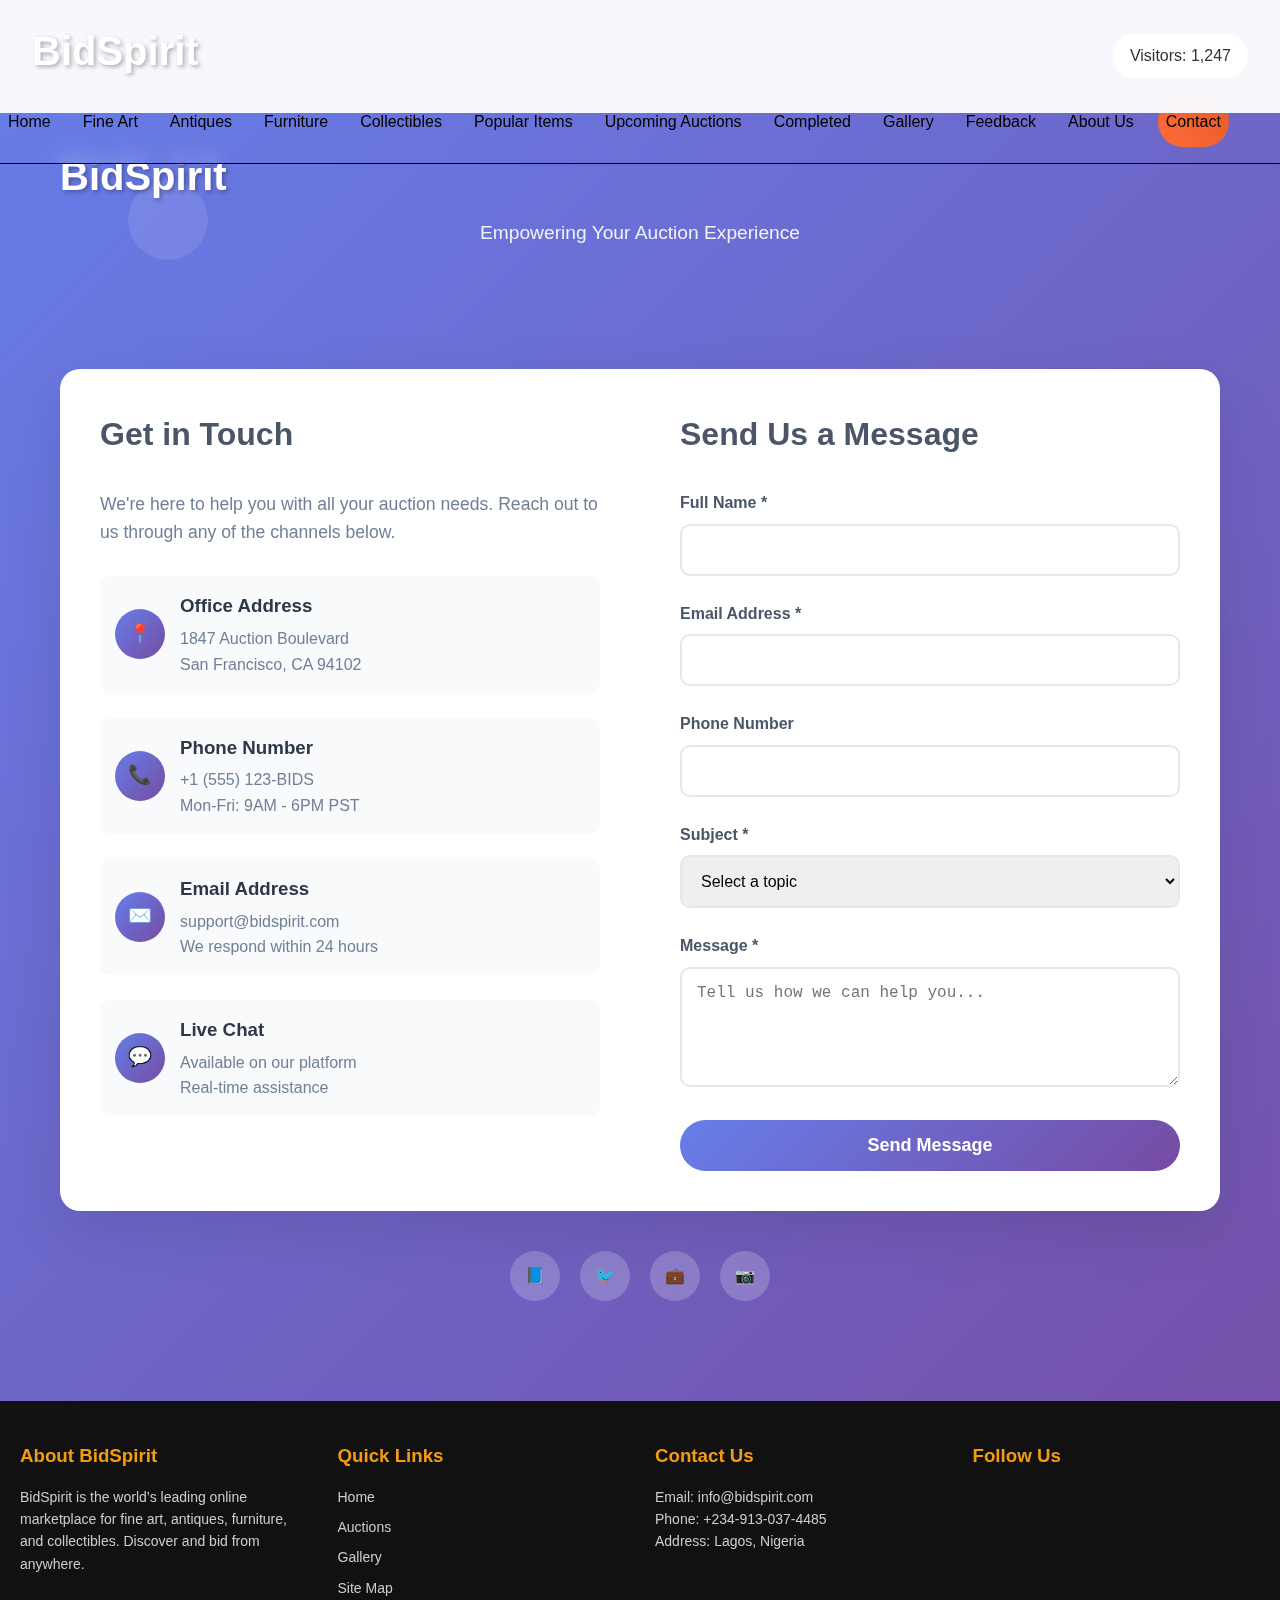
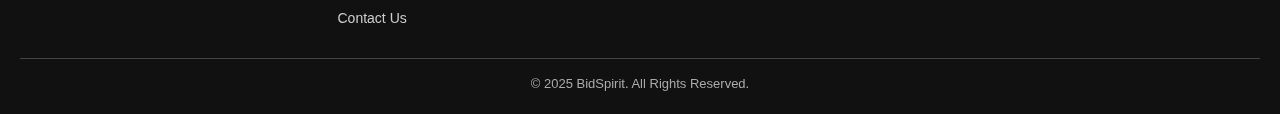
<file: contact.html>
<!DOCTYPE html>
<html lang="en">
<head>
    <meta charset="UTF-8">
    <meta name="viewport" content="width=device-width, initial-scale=1.0">
    <title>Contact Us - BidSpirit</title>
    <style>
        * {
            margin: 0;
            padding: 0;
            box-sizing: border-box;
        }

        body {
            font-family: 'Segoe UI', Tahoma, Geneva, Verdana, sans-serif;
            line-height: 1.6;
            color: #333;
            background: linear-gradient(135deg, #667eea 0%, #764ba2 100%);
            min-height: 100vh;
        }

        .container {
            max-width: 1200px;
            margin: 0 auto;
            padding: 20px;
        }

                               /* Header */
        .header {
            background: rgba(255, 255, 255, 0.95);
            backdrop-filter: blur(20px);
            padding: 1.2rem 0;
            position: fixed;
            top: 0;
            left: 0;
            right: 0;
            z-index: 1000;
            border-bottom: 1px solid rgba(255, 255, 255, 0.1);
            transition: all 0.3s cubic-bezier(0.4, 0, 0.2, 1);
        }

        .navigator {
            max-width: 1400px;
            margin: 0 auto;
            padding: 0 2rem;
            display: flex;
            justify-content: space-between;
            align-items: center;
        }

        .logo {
            font-size: 1.8rem;
            font-weight: 700;
            color: #ff6b35;
            display: flex;
            align-items: center;
            gap: 0.5rem;
        }

        .user-info {
            display: flex;
            align-items: center;
            gap: 1rem;
        }

        .visitor-count {
            background: rgba(255,255,255,0.1);
            padding: 0.5rem 1rem;
            border-radius: 25px;
            backdrop-filter: blur(10px);
            border: 1px solid rgba(255,255,255,0.2);
        }

        .welcome-user {
            font-size: 1.1rem;
            color: #ff6b35;
            font-weight: bold;
        }

        /* Navigation */
        .nvcontainer {
            padding: 1rem 0;
            position: sticky;
            top: 80px;
            z-index: 999;
            backdrop-filter: blur(10px);
            border-bottom: 1px solid black;
        }

        .nav-content {
            /* max-width: 1200px; */
            /* margin: 0 auto; */
            display: flex;
            /* justify-content: center; */
            gap: 1rem;
            /* padding: 0 2rem; */
            flex-wrap: wrap;
        }

        .nav-item {
            color: black;
            text-decoration: none;
            padding: 0.8rem 0.5rem;
            border-radius: 25px;
            transition: all 0.3s ease;
            position: relative;
            overflow: hidden;
        }

        .nav-item::before {
            content: '';
            position: absolute;
            top: 0;
            left: -100%;
            width: 100%;
            height: 100%;
            background: linear-gradient(45deg, #f39c12);
            transition: left 0.3s ease;
            z-index: -1;
        }

        .nav-item:hover::before {
            left: 0;
        }

        .nav-item:hover {
            color: white;
            transform: translateY(-2px);
        }

        .nav-item.active {
            background: linear-gradient(45deg, #ff6b35, #e55a2e);
        }


        header {
            text-align: center;
            margin-bottom: 50px;
            padding: 40px 0;
        }

        .logo {
            font-size: 2.5rem;
            font-weight: bold;
            color: white;
            margin-bottom: 10px;
            text-shadow: 2px 2px 4px rgba(0,0,0,0.3);
        }

        .tagline {
            color: rgba(255,255,255,0.9);
            font-size: 1.2rem;
            margin-bottom: 30px;
        }

        .contact-wrapper {
            display: grid;
            grid-template-columns: 1fr 1fr;
            gap: 40px;
            background: white;
            border-radius: 20px;
            padding: 40px;
            box-shadow: 0 20px 60px rgba(0,0,0,0.1);
            backdrop-filter: blur(10px);
        }

        .contact-info {
            padding-right: 20px;
        }

        .contact-info h2 {
            color: #4a5568;
            margin-bottom: 30px;
            font-size: 2rem;
        }

        .info-item {
            display: flex;
            align-items: center;
            margin-bottom: 25px;
            padding: 15px;
            background: #f8fafc;
            border-radius: 10px;
            transition: transform 0.3s ease, box-shadow 0.3s ease;
        }

        .info-item:hover {
            transform: translateY(-3px);
            box-shadow: 0 10px 25px rgba(0,0,0,0.1);
        }

        .info-icon {
            width: 50px;
            height: 50px;
            background: linear-gradient(135deg, #667eea, #764ba2);
            border-radius: 50%;
            display: flex;
            align-items: center;
            justify-content: center;
            margin-right: 15px;
            color: white;
            font-size: 1.2rem;
        }

        .info-text h3 {
            color: #2d3748;
            margin-bottom: 5px;
        }

        .info-text p {
            color: #718096;
        }

        .contact-form {
            padding-left: 20px;
        }

        .contact-form h2 {
            color: #4a5568;
            margin-bottom: 30px;
            font-size: 2rem;
        }

        .form-group {
            margin-bottom: 25px;
        }

        .form-group label {
            display: block;
            margin-bottom: 8px;
            color: #4a5568;
            font-weight: 600;
        }

        .form-group input,
        .form-group select,
        .form-group textarea {
            width: 100%;
            padding: 15px;
            border: 2px solid #e2e8f0;
            border-radius: 10px;
            font-size: 16px;
            transition: border-color 0.3s ease, box-shadow 0.3s ease;
        }

        .form-group input:focus,
        .form-group select:focus,
        .form-group textarea:focus {
            outline: none;
            border-color: #667eea;
            box-shadow: 0 0 0 3px rgba(102, 126, 234, 0.1);
        }

        .form-group textarea {
            resize: vertical;
            min-height: 120px;
        }

        .submit-btn {
            background: linear-gradient(135deg, #667eea, #764ba2);
            color: white;
            padding: 15px 40px;
            border: none;
            border-radius: 50px;
            font-size: 18px;
            font-weight: 600;
            cursor: pointer;
            transition: transform 0.3s ease, box-shadow 0.3s ease;
            width: 100%;
        }

        .submit-btn:hover {
            transform: translateY(-2px);
            box-shadow: 0 10px 25px rgba(102, 126, 234, 0.3);
        }

        .submit-btn:active {
            transform: translateY(0);
        }

        .social-links {
            display: flex;
            justify-content: center;
            gap: 20px;
            margin-top: 40px;
        }

        .social-link {
            width: 50px;
            height: 50px;
            background: rgba(255,255,255,0.2);
            border-radius: 50%;
            display: flex;
            align-items: center;
            justify-content: center;
            color: white;
            text-decoration: none;
            transition: transform 0.3s ease, background 0.3s ease;
        }

        .social-link:hover {
            transform: translateY(-3px);
            background: rgba(255,255,255,0.3);
        }

        .success-message {
            background: #48bb78;
            color: white;
            padding: 15px;
            border-radius: 10px;
            margin-bottom: 20px;
            display: none;
        }

        @media (max-width: 768px) {
            .contact-wrapper {
                grid-template-columns: 1fr;
                padding: 20px;
            }

            .contact-info,
            .contact-form {
                padding: 0;
            }

            .logo {
                font-size: 2rem;
            }
        }

        .floating-shapes {
            position: fixed;
            top: 0;
            left: 0;
            width: 100%;
            height: 100%;
            pointer-events: none;
            z-index: -1;
        }

        .shape {
            position: absolute;
            background: rgba(255,255,255,0.1);
            border-radius: 50%;
            animation: float 20s infinite linear;
        }

        .shape:nth-child(1) {
            width: 80px;
            height: 80px;
            top: 20%;
            left: 10%;
            animation-delay: 0s;
        }

        .shape:nth-child(2) {
            width: 60px;
            height: 60px;
            top: 60%;
            right: 15%;
            animation-delay: 5s;
        }

        .shape:nth-child(3) {
            width: 100px;
            height: 100px;
            bottom: 20%;
            left: 20%;
            animation-delay: 10s;
        }

        @keyframes float {
            0%, 100% { transform: translateY(0px) rotate(0deg); }
            25% { transform: translateY(-20px) rotate(90deg); }
            50% { transform: translateY(-40px) rotate(180deg); }
            75% { transform: translateY(-20px) rotate(270deg); }
        }

                /* Footer Styles */
        .footer {
        background: #111;
        color: #eee;
        padding: 40px 20px 20px;
        font-family: Arial, sans-serif;
        margin-top: 5rem;
        }

        .footer-container {
        display: grid;
        grid-template-columns: repeat(auto-fit, minmax(220px, 1fr));
        gap: 30px;
        margin-bottom: 20px;
        }

        .footer-section h3 {
        margin-bottom: 15px;
        color: #f39c12;
        }

        .footer-section p, 
        .footer-section ul, 
        .footer-section a {
        font-size: 14px;
        color: #ccc;
        text-decoration: none;
        }

        .footer-section ul {
        list-style: none;
        padding: 0;
        }

        .footer-section ul li {
        margin: 8px 0;
        }

        .footer-section ul li a:hover {
        color: #f39c12;
        transition: 0.3s;
        }

        /* Social Icons */
        .social-icons a {
        color: #ccc;
        margin-right: 10px;
        font-size: 18px;
        transition: 0.3s;
        }
        .social-icons a:hover {
        color: #f39c12;
        }

        /* Bottom Bar */
        .footer-bottom {
        border-top: 1px solid #444;
        text-align: center;
        padding-top: 15px;
        font-size: 13px;
        color: #aaa;
        }
    </style>
</head>
<body>
         <!-- Header -->
    <header class="header" data-aos="fade-down">
        <div class="navigator">
            <div class="logo">BidSpirit</div>
            <div class="user-info">
                <div class="visitor-count">
                    Visitors: <span id="visitorCount">1,247</span>
                </div>
                <div class="welcome-user" id="userWelcome" style="display: none;">
                    Welcome, <span id="userName"></span>!
                </div>
            </div>
            </div>
    </header>

    <!-- Navigation -->
     <nav class="nvcontainer">
        <div class="nav-content">
            <a href="homepage.html" class="nav-item">Home</a>
            <a href="fine.html" class="nav-item">Fine Art</a>
            <a href="amt.html" class="nav-item">Antiques</a>
            <a href="fun.html" class="nav-item">Furniture</a>
            <a href="coll.html" class="nav-item">Collectibles</a>
            <a href="pop.html" class="nav-item">Popular Items</a>
            <a href="upc.html" class="nav-item">Upcoming Auctions</a>
            <a href="com.html" class="nav-item">Completed</a>
            <a href="gall.html" class="nav-item">Gallery</a>
            <a href="feed.html" class="nav-item">Feedback</a>
            <a href="about.html" class="nav-item">About Us</a>
            <a href="contact.html" class="nav-item active">Contact</a>
        </div>
     </nav>

    <div class="floating-shapes">
        <div class="shape"></div>
        <div class="shape"></div>
        <div class="shape"></div>
    </div>

    <div class="container">
        <header>
            <div class="logo">BidSpirit</div>
            <div class="tagline">Empowering Your Auction Experience</div>
        </header>

        <div class="contact-wrapper">
            <div class="contact-info">
                <h2>Get in Touch</h2>
                <p style="margin-bottom: 30px; color: #718096; font-size: 1.1rem;">
                    We're here to help you with all your auction needs. Reach out to us through any of the channels below.
                </p>

                <div class="info-item">
                    <div class="info-icon">📍</div>
                    <div class="info-text">
                        <h3>Office Address</h3>
                        <p>1847 Auction Boulevard<br>San Francisco, CA 94102</p>
                    </div>
                </div>

                <div class="info-item">
                    <div class="info-icon">📞</div>
                    <div class="info-text">
                        <h3>Phone Number</h3>
                        <p>+1 (555) 123-BIDS<br>Mon-Fri: 9AM - 6PM PST</p>
                    </div>
                </div>

                <div class="info-item">
                    <div class="info-icon">✉️</div>
                    <div class="info-text">
                        <h3>Email Address</h3>
                        <p>support@bidspirit.com<br>We respond within 24 hours</p>
                    </div>
                </div>

                <div class="info-item">
                    <div class="info-icon">💬</div>
                    <div class="info-text">
                        <h3>Live Chat</h3>
                        <p>Available on our platform<br>Real-time assistance</p>
                    </div>
                </div>
            </div>

            <div class="contact-form">
                <h2>Send Us a Message</h2>
                
                <div class="success-message" id="successMessage">
                    Thank you! Your message has been sent successfully. We'll get back to you soon.
                </div>

                <form id="contactForm">
                    <div class="form-group">
                        <label for="name">Full Name *</label>
                        <input type="text" id="name" name="name" required>
                    </div>

                    <div class="form-group">
                        <label for="email">Email Address *</label>
                        <input type="email" id="email" name="email" required>
                    </div>

                    <div class="form-group">
                        <label for="phone">Phone Number</label>
                        <input type="tel" id="phone" name="phone">
                    </div>

                    <div class="form-group">
                        <label for="subject">Subject *</label>
                        <select id="subject" name="subject" required>
                            <option value="">Select a topic</option>
                            <option value="general">General Inquiry</option>
                            <option value="bidding">Bidding Support</option>
                            <option value="seller">Seller Services</option>
                            <option value="payment">Payment Issues</option>
                            <option value="technical">Technical Support</option>
                            <option value="partnership">Partnership Opportunities</option>
                        </select>
                    </div>

                    <div class="form-group">
                        <label for="message">Message *</label>
                        <textarea id="message" name="message" placeholder="Tell us how we can help you..." required></textarea>
                    </div>

                    <button type="submit" class="submit-btn">Send Message</button>
                </form>
            </div>
        </div>

        <div class="social-links">
            <a href="#" class="social-link" title="Facebook">📘</a>
            <a href="#" class="social-link" title="Twitter">🐦</a>
            <a href="#" class="social-link" title="LinkedIn">💼</a>
            <a href="#" class="social-link" title="Instagram">📷</a>
        </div>
    </div>

    <!-- Footer Section -->
<footer class="footer">
  <div class="footer-container">
    <!-- About -->
    <div class="footer-section">
      <h3>About BidSpirit</h3>
      <p>
        BidSpirit is the world’s leading online marketplace for fine art,
        antiques, furniture, and collectibles. Discover and bid from anywhere.
      </p>
    </div>

    <!-- Quick Links -->
    <div class="footer-section">
      <h3>Quick Links</h3>
      <ul>
        <li><a href="#">Home</a></li>
        <li><a href="#">Auctions</a></li>
        <li><a href="#">Gallery</a></li>
        <li><a href="#">Site Map</a></li>
        <li><a href="#">Contact Us</a></li>
      </ul>
    </div>

    <!-- Contact Info -->
    <div class="footer-section">
      <h3>Contact Us</h3>
      <p>Email: info@bidspirit.com</p>
      <p>Phone: +234-913-037-4485</p>
      <p>Address: Lagos, Nigeria</p>
    </div>

    <!-- Social Media -->
    <div class="footer-section">
      <h3>Follow Us</h3>
      <div class="social-icons">
        <a href="#"><i class="fab fa-facebook"></i></a>
        <a href="#"><i class="fab fa-twitter"></i></a>
        <a href="#"><i class="fab fa-instagram"></i></a>
        <a href="#"><i class="fab fa-linkedin"></i></a>
      </div>
    </div>
  </div>

  <div class="footer-bottom">
    <p>&copy; 2025 BidSpirit. All Rights Reserved.</p>
  </div>
</footer>


    <script>
        // Form submission handling
        document.getElementById('contactForm').addEventListener('submit', function(e) {
            e.preventDefault();
            
            // Get form data
            const formData = new FormData(this);
            const data = Object.fromEntries(formData);
            
            // Validate required fields
            if (!data.name || !data.email || !data.subject || !data.message) {
                alert('Please fill in all required fields.');
                return;
            }
            
            // Simulate form submission
            const submitBtn = document.querySelector('.submit-btn');
            const originalText = submitBtn.textContent;
            
            submitBtn.textContent = 'Sending...';
            submitBtn.disabled = true;
            
            setTimeout(() => {
                // Show success message
                document.getElementById('successMessage').style.display = 'block';
                
                // Reset form
                this.reset();
                
                // Reset button
                submitBtn.textContent = originalText;
                submitBtn.disabled = false;
                
                // Hide success message after 5 seconds
                setTimeout(() => {
                    document.getElementById('successMessage').style.display = 'none';
                }, 5000);
                
                // Log submission (in real app, this would send to server)
                console.log('Contact form submitted:', data);
            }, 2000);
        });

        // Email validation
        document.getElementById('email').addEventListener('blur', function() {
            const email = this.value;
            const emailRegex = /^[^\s@]+@[^\s@]+\.[^\s@]+$/;
            
            if (email && !emailRegex.test(email)) {
                this.style.borderColor = '#e53e3e';
                this.style.boxShadow = '0 0 0 3px rgba(229, 62, 62, 0.1)';
            } else {
                this.style.borderColor = '#e2e8f0';
                this.style.boxShadow = 'none';
            }
        });

        // Phone number formatting
        document.getElementById('phone').addEventListener('input', function() {
            let value = this.value.replace(/\D/g, '');
            if (value.length >= 6) {
                value = value.substring(0, 3) + '-' + value.substring(3, 6) + '-' + value.substring(6, 10);
            } else if (value.length >= 3) {
                value = value.substring(0, 3) + '-' + value.substring(3);
            }
            this.value = value;
        });

        // Character counter for message field
        const messageField = document.getElementById('message');
        const charCounter = document.createElement('div');
        charCounter.style.textAlign = 'right';
        charCounter.style.color = '#718096';
        charCounter.style.fontSize = '0.9rem';
        charCounter.style.marginTop = '5px';
        messageField.parentNode.appendChild(charCounter);

        messageField.addEventListener('input', function() {
            const count = this.value.length;
            charCounter.textContent = `${count}/500 characters`;
            
            if (count > 450) {
                charCounter.style.color = '#e53e3e';
            } else {
                charCounter.style.color = '#718096';
            }
        });

        // Add smooth scrolling for any anchor links
        document.querySelectorAll('a[href^="#"]').forEach(anchor => {
            anchor.addEventListener('click', function (e) {
                e.preventDefault();
                const target = document.querySelector(this.getAttribute('href'));
                if (target) {
                    target.scrollIntoView({
                        behavior: 'smooth'
                    });
                }
            });
        });

        // Add loading animation to submit button
        function addRippleEffect(e) {
            const button = e.currentTarget;
            const ripple = document.createElement('span');
            const rect = button.getBoundingClientRect();
            const size = Math.max(rect.width, rect.height);
            const x = e.clientX - rect.left - size / 2;
            const y = e.clientY - rect.top - size / 2;
            
            ripple.style.width = ripple.style.height = size + 'px';
            ripple.style.left = x + 'px';
            ripple.style.top = y + 'px';
            ripple.classList.add('ripple');
            
            button.appendChild(ripple);
            
            setTimeout(() => {
                ripple.remove();
            }, 600);
        }

        document.querySelector('.submit-btn').addEventListener('click', addRippleEffect);

        // CSS for ripple effect
        const style = document.createElement('style');
        style.textContent = `
            .submit-btn {
                position: relative;
                overflow: hidden;
            }
            
            .ripple {
                position: absolute;
                border-radius: 50%;
                background: rgba(255,255,255,0.3);
                transform: scale(0);
                animation: ripple-animation 0.6s linear;
                pointer-events: none;
            }
            
            @keyframes ripple-animation {
                to {
                    transform: scale(2);
                    opacity: 0;
                }
            }
        `;
        document.head.appendChild(style);

        // Add entrance animations
        window.addEventListener('load', function() {
            const contactWrapper = document.querySelector('.contact-wrapper');
            contactWrapper.style.opacity = '0';
            contactWrapper.style.transform = 'translateY(30px)';
            contactWrapper.style.transition = 'opacity 0.8s ease, transform 0.8s ease';
            
            setTimeout(() => {
                contactWrapper.style.opacity = '1';
                contactWrapper.style.transform = 'translateY(0)';
            }, 200);
        });
    </script>
</body>
</html>
</file>
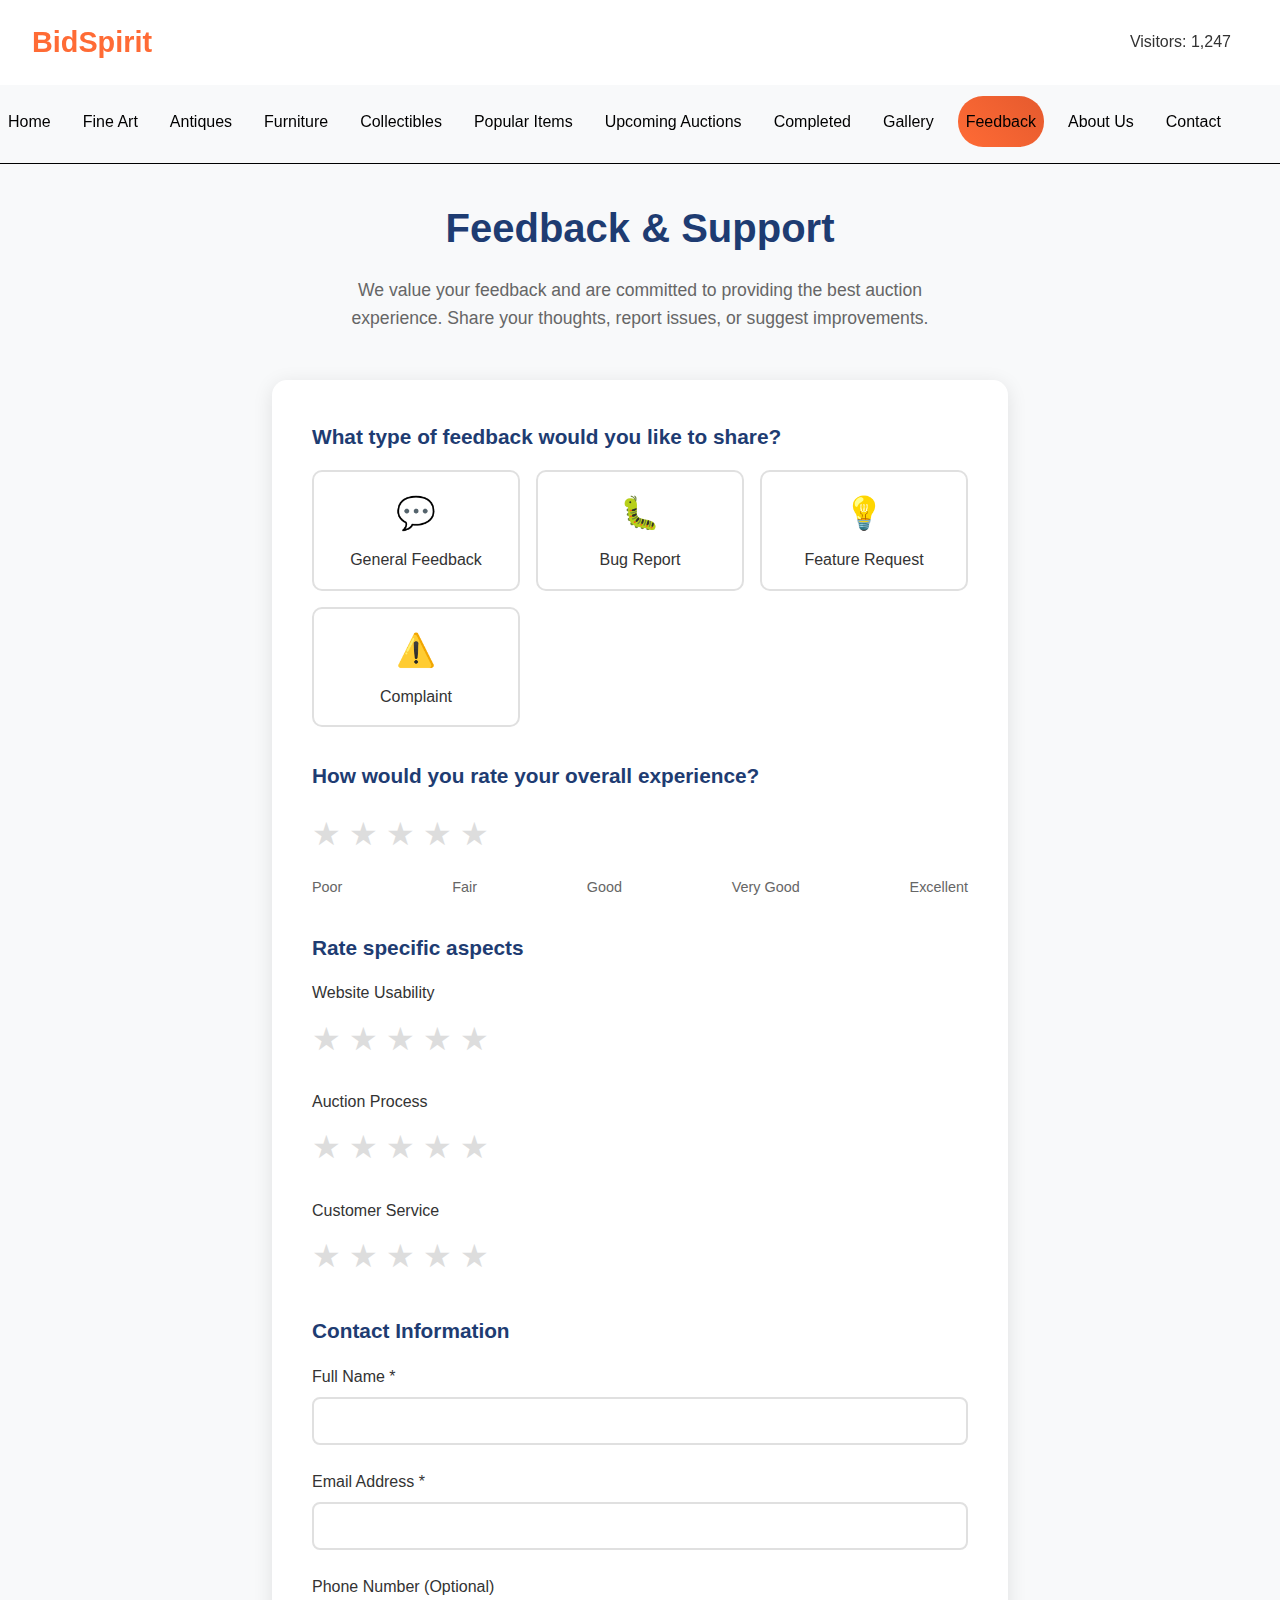
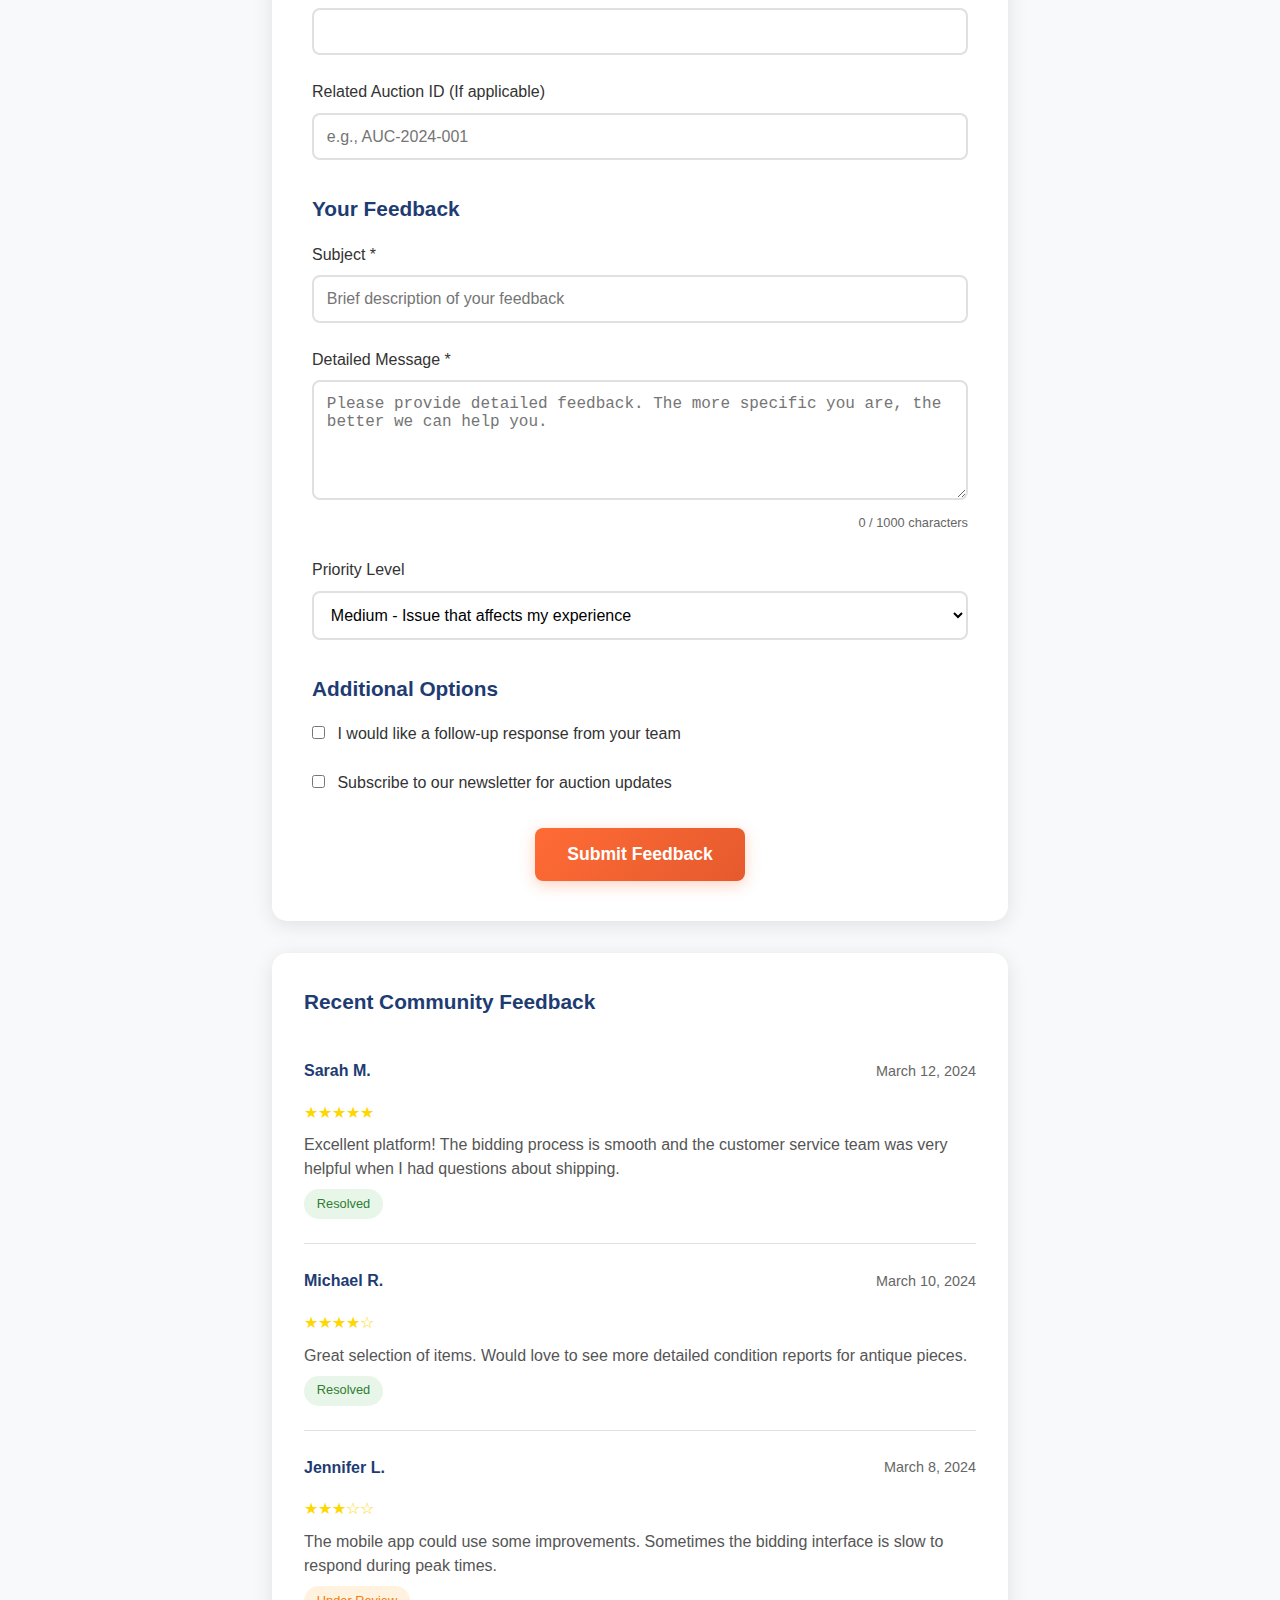
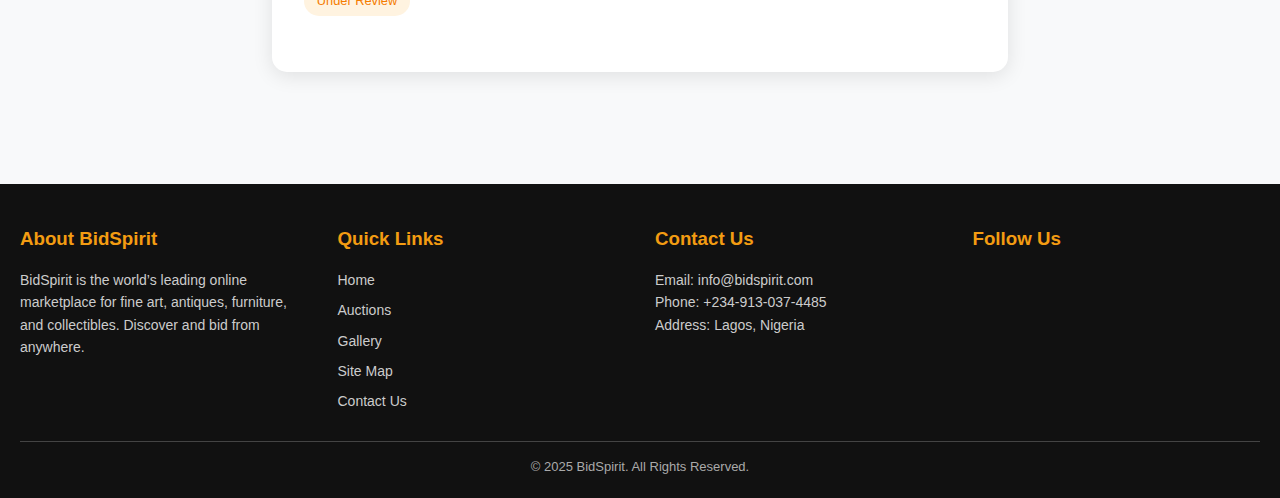
<file: feed.html>
<!DOCTYPE html>
<html lang="en">
<head>
    <meta charset="UTF-8">
    <meta name="viewport" content="width=device-width, initial-scale=1.0">
    <title>Feedback - BidSpirit Auctions</title>
    <style>
        * {
            margin: 0;
            padding: 0;
            box-sizing: border-box;
        }

        body {
            font-family: 'Segoe UI', Tahoma, Geneva, Verdana, sans-serif;
            background-color: #f8f9fa;
            color: #333;
            line-height: 1.6;
        }

                       /* Header */
        .header {
            background: rgba(255, 255, 255, 0.95);
            backdrop-filter: blur(20px);
            padding: 1.2rem 0;
            position: fixed;
            top: 0;
            left: 0;
            right: 0;
            z-index: 1000;
            border-bottom: 1px solid rgba(255, 255, 255, 0.1);
            transition: all 0.3s cubic-bezier(0.4, 0, 0.2, 1);
        }

        .navigator {
            max-width: 1400px;
            margin: 0 auto;
            padding: 0 2rem;
            display: flex;
            justify-content: space-between;
            align-items: center;
        }

        .logo {
            font-size: 1.8rem;
            font-weight: 700;
            color: #ff6b35;
            display: flex;
            align-items: center;
            gap: 0.5rem;
        }

        .user-info {
            display: flex;
            align-items: center;
            gap: 1rem;
        }

        .visitor-count {
            background: rgba(255,255,255,0.1);
            padding: 0.5rem 1rem;
            border-radius: 25px;
            backdrop-filter: blur(10px);
            border: 1px solid rgba(255,255,255,0.2);
        }

        .welcome-user {
            font-size: 1.1rem;
            color: #ff6b35;
            font-weight: bold;
        }

        /* Navigation */
        .nvcontainer {
            padding: 1rem 0;
            position: sticky;
            top: 80px;
            z-index: 999;
            backdrop-filter: blur(10px);
            border-bottom: 1px solid black;
        }

        .nav-content {
            /* max-width: 1200px; */
            /* margin: 0 auto; */
            display: flex;
            /* justify-content: center; */
            gap: 1rem;
            /* padding: 0 2rem; */
            flex-wrap: wrap;
        }

        .nav-item {
            color: black;
            text-decoration: none;
            padding: 0.8rem 0.5rem;
            border-radius: 25px;
            transition: all 0.3s ease;
            position: relative;
            overflow: hidden;
        }

        .nav-item::before {
            content: '';
            position: absolute;
            top: 0;
            left: -100%;
            width: 100%;
            height: 100%;
            background: linear-gradient(45deg, #f39c12);
            transition: left 0.3s ease;
            z-index: -1;
        }

        .nav-item:hover::before {
            left: 0;
        }

        .nav-item:hover {
            color: white;
            transform: translateY(-2px);
        }

        .nav-item.active {
            background: linear-gradient(45deg, #ff6b35, #e55a2e);
        }

        /* Main Content */
        .main-container {
            max-width: 800px;
            margin: 0 auto;
            padding: 2rem;
        }

        .page-header {
            text-align: center;
            margin-bottom: 3rem;
            margin-top: 5rem;
        }

        .page-title {
            font-size: 2.5rem;
            color: #1e3c72;
            margin-bottom: 1rem;
        }

        .page-subtitle {
            font-size: 1.1rem;
            color: #666;
            max-width: 600px;
            margin: 0 auto;
        }

        /* Feedback Form */
        .feedback-form {
            background: white;
            padding: 2.5rem;
            border-radius: 15px;
            box-shadow: 0 4px 20px rgba(0,0,0,0.1);
            margin-bottom: 2rem;
        }

        .form-section {
            margin-bottom: 2rem;
        }

        .section-title {
            font-size: 1.3rem;
            color: #1e3c72;
            margin-bottom: 1rem;
            font-weight: 600;
        }

        .form-group {
            margin-bottom: 1.5rem;
        }

        .form-label {
            display: block;
            margin-bottom: 0.5rem;
            font-weight: 500;
            color: #333;
        }

        .form-input {
            width: 100%;
            padding: 0.8rem;
            border: 2px solid #e0e0e0;
            border-radius: 8px;
            font-size: 1rem;
            transition: border-color 0.3s ease;
        }

        .form-input:focus {
            outline: none;
            border-color: #2a5298;
            box-shadow: 0 0 0 3px rgba(42, 82, 152, 0.1);
        }

        .form-textarea {
            min-height: 120px;
            resize: vertical;
        }

        .form-select {
            width: 100%;
            padding: 0.8rem;
            border: 2px solid #e0e0e0;
            border-radius: 8px;
            background: white;
            font-size: 1rem;
        }

        /* Star Rating */
        .star-rating {
            display: flex;
            gap: 0.5rem;
            margin-bottom: 1rem;
        }

        .star {
            font-size: 2rem;
            color: #ddd;
            cursor: pointer;
            transition: color 0.2s ease;
        }

        .star:hover,
        .star.active {
            color: #ffd700;
        }

        .rating-labels {
            display: flex;
            justify-content: space-between;
            font-size: 0.9rem;
            color: #666;
            margin-top: 0.5rem;
        }

        /* Feedback Type Cards */
        .feedback-types {
            display: grid;
            grid-template-columns: repeat(auto-fit, minmax(200px, 1fr));
            gap: 1rem;
            margin-bottom: 1.5rem;
        }

        .feedback-type {
            border: 2px solid #e0e0e0;
            padding: 1rem;
            border-radius: 10px;
            cursor: pointer;
            transition: all 0.3s ease;
            text-align: center;
        }

        .feedback-type:hover {
            border-color: #2a5298;
        }

        .feedback-type.selected {
            border-color: #2a5298;
            background-color: #e3f2fd;
        }

        .feedback-type-icon {
            font-size: 2rem;
            margin-bottom: 0.5rem;
        }

        .feedback-type-label {
            font-weight: 500;
            color: #333;
        }

        /* Previous Feedback */
        .previous-feedback {
            background: white;
            padding: 2rem;
            border-radius: 15px;
            box-shadow: 0 4px 20px rgba(0,0,0,0.1);
        }

        .feedback-item {
            border-bottom: 1px solid #e0e0e0;
            padding: 1.5rem 0;
        }

        .feedback-item:last-child {
            border-bottom: none;
        }

        .feedback-header {
            display: flex;
            justify-content: space-between;
            align-items: center;
            margin-bottom: 1rem;
        }

        .feedback-user {
            font-weight: 600;
            color: #1e3c72;
        }

        .feedback-date {
            color: #666;
            font-size: 0.9rem;
        }

        .feedback-rating {
            color: #ffd700;
            margin-bottom: 0.5rem;
        }

        .feedback-text {
            color: #555;
            line-height: 1.5;
        }

        .feedback-status {
            display: inline-block;
            padding: 0.3rem 0.8rem;
            border-radius: 15px;
            font-size: 0.8rem;
            font-weight: 500;
            margin-top: 0.5rem;
        }

        .status-resolved {
            background-color: #e8f5e9;
            color: #2e7d32;
        }

        .status-pending {
            background-color: #fff3e0;
            color: #f57c00;
        }

        /* Submit Button */
        .submit-section {
            text-align: center;
            margin-top: 2rem;
        }

        .btn-submit {
            background: linear-gradient(135deg, #ff6b35 0%, #e55a2e 100%);
            color: white;
            padding: 1rem 2rem;
            border: none;
            border-radius: 8px;
            font-size: 1.1rem;
            font-weight: 600;
            cursor: pointer;
            transition: all 0.3s ease;
            box-shadow: 0 4px 15px rgba(255, 107, 53, 0.3);
        }

        .btn-submit:hover {
            transform: translateY(-2px);
            box-shadow: 0 6px 20px rgba(255, 107, 53, 0.4);
        }

        .btn-submit:disabled {
            background: #ccc;
            cursor: not-allowed;
            transform: none;
            box-shadow: none;
        }

        /* Success Message */
        .success-message {
            background: #e8f5e9;
            border: 2px solid #4caf50;
            color: #2e7d32;
            padding: 1.5rem;
            border-radius: 10px;
            text-align: center;
            margin-bottom: 2rem;
            display: none;
        }

        /* Error Styles */
        .error {
            border-color: #f44336 !important;
        }

        .error-message {
            color: #f44336;
            font-size: 0.9rem;
            margin-top: 0.5rem;
        }

        /* Character Counter */
        .character-counter {
            text-align: right;
            font-size: 0.8rem;
            color: #666;
            margin-top: 0.3rem;
        }

        .character-counter.warning {
            color: #ff6b35;
        }

        .character-counter.error {
            color: #f44336;
        }

        /* Responsive */
        @media (max-width: 768px) {
            .nav-container {
                flex-direction: column;
                gap: 1rem;
            }

            .nav-menu {
                gap: 1rem;
            }

            .main-container {
                padding: 1rem;
            }

            .feedback-form {
                padding: 1.5rem;
            }

            .star-rating {
                justify-content: center;
            }

            .feedback-types {
                grid-template-columns: 1fr;
            }
        }

        /* Animation */
        @keyframes fadeIn {
            from { opacity: 0; transform: translateY(20px); }
            to { opacity: 1; transform: translateY(0); }
        }

        .fade-in {
            animation: fadeIn 0.5s ease-out;
        }

                /* Footer Styles */
        .footer {
        background: #111;
        color: #eee;
        padding: 40px 20px 20px;
        font-family: Arial, sans-serif;
        margin-top: 5rem;
        }

        .footer-container {
        display: grid;
        grid-template-columns: repeat(auto-fit, minmax(220px, 1fr));
        gap: 30px;
        margin-bottom: 20px;
        }

        .footer-section h3 {
        margin-bottom: 15px;
        color: #f39c12;
        }

        .footer-section p, 
        .footer-section ul, 
        .footer-section a {
        font-size: 14px;
        color: #ccc;
        text-decoration: none;
        }

        .footer-section ul {
        list-style: none;
        padding: 0;
        }

        .footer-section ul li {
        margin: 8px 0;
        }

        .footer-section ul li a:hover {
        color: #f39c12;
        transition: 0.3s;
        }

        /* Social Icons */
        .social-icons a {
        color: #ccc;
        margin-right: 10px;
        font-size: 18px;
        transition: 0.3s;
        }
        .social-icons a:hover {
        color: #f39c12;
        }

        /* Bottom Bar */
        .footer-bottom {
        border-top: 1px solid #444;
        text-align: center;
        padding-top: 15px;
        font-size: 13px;
        color: #aaa;
        }
    </style>
</head>
<body>
        <!-- Header -->
    <header class="header" data-aos="fade-down">
        <div class="navigator">
            <div class="logo">BidSpirit</div>
            <div class="user-info">
                <div class="visitor-count">
                    Visitors: <span id="visitorCount">1,247</span>
                </div>
                <div class="welcome-user" id="userWelcome" style="display: none;">
                    Welcome, <span id="userName"></span>!
                </div>
            </div>
            </div>
    </header>

    <!-- Navigation -->
     <nav class="nvcontainer">
        <div class="nav-content">
            <a href="homepage.html" class="nav-item">Home</a>
            <a href="fine.html" class="nav-item">Fine Art</a>
            <a href="amt.html" class="nav-item">Antiques</a>
            <a href="fun.html" class="nav-item">Furniture</a>
            <a href="coll.html" class="nav-item">Collectibles</a>
            <a href="pop.html" class="nav-item">Popular Items</a>
            <a href="upc.html" class="nav-item">Upcoming Auctions</a>
            <a href="com.html" class="nav-item">Completed</a>
            <a href="gall.html" class="nav-item">Gallery</a>
            <a href="feed.html" class="nav-item active">Feedback</a>
            <a href="about.html" class="nav-item">About Us</a>
            <a href="contact.html" class="nav-item">Contact</a>
        </div>
     </nav>

    <!-- Main Content -->
    <main class="main-container">
        <!-- Page Header -->
        <div class="page-header">
            <h1 class="page-title">Feedback & Support</h1>
            <p class="page-subtitle">We value your feedback and are committed to providing the best auction experience. Share your thoughts, report issues, or suggest improvements.</p>
        </div>

        <!-- Success Message -->
        <div class="success-message" id="successMessage">
            <h3>Thank you for your feedback!</h3>
            <p>Your message has been received and will be reviewed by our team within 24 hours.</p>
        </div>

        <!-- Feedback Form -->
        <div class="feedback-form fade-in">
            <form id="feedbackForm">
                <!-- Feedback Type Selection -->
                <div class="form-section">
                    <h2 class="section-title">What type of feedback would you like to share?</h2>
                    <div class="feedback-types">
                        <div class="feedback-type" data-type="general">
                            <div class="feedback-type-icon">💬</div>
                            <div class="feedback-type-label">General Feedback</div>
                        </div>
                        <div class="feedback-type" data-type="bug">
                            <div class="feedback-type-icon">🐛</div>
                            <div class="feedback-type-label">Bug Report</div>
                        </div>
                        <div class="feedback-type" data-type="feature">
                            <div class="feedback-type-icon">💡</div>
                            <div class="feedback-type-label">Feature Request</div>
                        </div>
                        <div class="feedback-type" data-type="complaint">
                            <div class="feedback-type-icon">⚠️</div>
                            <div class="feedback-type-label">Complaint</div>
                        </div>
                    </div>
                    <input type="hidden" id="feedbackType" name="feedbackType" required>
                    <div class="error-message" id="typeError"></div>
                </div>

                <!-- Overall Rating -->
                <div class="form-section">
                    <h2 class="section-title">How would you rate your overall experience?</h2>
                    <div class="star-rating" id="overallRating">
                        <span class="star" data-rating="1">★</span>
                        <span class="star" data-rating="2">★</span>
                        <span class="star" data-rating="3">★</span>
                        <span class="star" data-rating="4">★</span>
                        <span class="star" data-rating="5">★</span>
                    </div>
                    <div class="rating-labels">
                        <span>Poor</span>
                        <span>Fair</span>
                        <span>Good</span>
                        <span>Very Good</span>
                        <span>Excellent</span>
                    </div>
                    <input type="hidden" id="overallRatingValue" name="overallRating" required>
                    <div class="error-message" id="ratingError"></div>
                </div>

                <!-- Specific Ratings -->
                <div class="form-section">
                    <h2 class="section-title">Rate specific aspects</h2>
                    
                    <div class="form-group">
                        <label class="form-label">Website Usability</label>
                        <div class="star-rating" data-category="usability">
                            <span class="star" data-rating="1">★</span>
                            <span class="star" data-rating="2">★</span>
                            <span class="star" data-rating="3">★</span>
                            <span class="star" data-rating="4">★</span>
                            <span class="star" data-rating="5">★</span>
                        </div>
                    </div>

                    <div class="form-group">
                        <label class="form-label">Auction Process</label>
                        <div class="star-rating" data-category="auction">
                            <span class="star" data-rating="1">★</span>
                            <span class="star" data-rating="2">★</span>
                            <span class="star" data-rating="3">★</span>
                            <span class="star" data-rating="4">★</span>
                            <span class="star" data-rating="5">★</span>
                        </div>
                    </div>

                    <div class="form-group">
                        <label class="form-label">Customer Service</label>
                        <div class="star-rating" data-category="service">
                            <span class="star" data-rating="1">★</span>
                            <span class="star" data-rating="2">★</span>
                            <span class="star" data-rating="3">★</span>
                            <span class="star" data-rating="4">★</span>
                            <span class="star" data-rating="5">★</span>
                        </div>
                    </div>
                </div>

                <!-- Contact Information -->
                <div class="form-section">
                    <h2 class="section-title">Contact Information</h2>
                    <div class="form-group">
                        <label for="name" class="form-label">Full Name *</label>
                        <input type="text" id="name" name="name" class="form-input" required>
                        <div class="error-message" id="nameError"></div>
                    </div>

                    <div class="form-group">
                        <label for="email" class="form-label">Email Address *</label>
                        <input type="email" id="email" name="email" class="form-input" required>
                        <div class="error-message" id="emailError"></div>
                    </div>

                    <div class="form-group">
                        <label for="phone" class="form-label">Phone Number (Optional)</label>
                        <input type="tel" id="phone" name="phone" class="form-input">
                    </div>

                    <div class="form-group">
                        <label for="auctionId" class="form-label">Related Auction ID (If applicable)</label>
                        <input type="text" id="auctionId" name="auctionId" class="form-input" placeholder="e.g., AUC-2024-001">
                    </div>
                </div>

                <!-- Detailed Feedback -->
                <div class="form-section">
                    <h2 class="section-title">Your Feedback</h2>
                    <div class="form-group">
                        <label for="subject" class="form-label">Subject *</label>
                        <input type="text" id="subject" name="subject" class="form-input" placeholder="Brief description of your feedback" required>
                        <div class="error-message" id="subjectError"></div>
                    </div>

                    <div class="form-group">
                        <label for="message" class="form-label">Detailed Message *</label>
                        <textarea id="message" name="message" class="form-input form-textarea" placeholder="Please provide detailed feedback. The more specific you are, the better we can help you." required></textarea>
                        <div class="character-counter" id="characterCounter">0 / 1000 characters</div>
                        <div class="error-message" id="messageError"></div>
                    </div>

                    <div class="form-group">
                        <label for="priority" class="form-label">Priority Level</label>
                        <select id="priority" name="priority" class="form-select">
                            <option value="low">Low - General feedback or suggestions</option>
                            <option value="medium" selected>Medium - Issue that affects my experience</option>
                            <option value="high">High - Urgent issue requiring immediate attention</option>
                        </select>
                    </div>
                </div>

                <!-- Additional Options -->
                <div class="form-section">
                    <h2 class="section-title">Additional Options</h2>
                    <div class="form-group">
                        <label>
                            <input type="checkbox" id="followUp" name="followUp" style="margin-right: 0.5rem;">
                            I would like a follow-up response from your team
                        </label>
                    </div>
                    <div class="form-group">
                        <label>
                            <input type="checkbox" id="newsletter" name="newsletter" style="margin-right: 0.5rem;">
                            Subscribe to our newsletter for auction updates
                        </label>
                    </div>
                </div>

                <!-- Submit Button -->
                <div class="submit-section">
                    <button type="submit" class="btn-submit" id="submitBtn">Submit Feedback</button>
                </div>
            </form>
        </div>

        <!-- Previous Feedback Section -->
        <div class="previous-feedback">
            <h2 class="section-title">Recent Community Feedback</h2>
            
            <div class="feedback-item">
                <div class="feedback-header">
                    <span class="feedback-user">Sarah M.</span>
                    <span class="feedback-date">March 12, 2024</span>
                </div>
                <div class="feedback-rating">★★★★★</div>
                <div class="feedback-text">Excellent platform! The bidding process is smooth and the customer service team was very helpful when I had questions about shipping.</div>
                <span class="feedback-status status-resolved">Resolved</span>
            </div>

            <div class="feedback-item">
                <div class="feedback-header">
                    <span class="feedback-user">Michael R.</span>
                    <span class="feedback-date">March 10, 2024</span>
                </div>
                <div class="feedback-rating">★★★★☆</div>
                <div class="feedback-text">Great selection of items. Would love to see more detailed condition reports for antique pieces.</div>
                <span class="feedback-status status-resolved">Resolved</span>
            </div>

            <div class="feedback-item">
                <div class="feedback-header">
                    <span class="feedback-user">Jennifer L.</span>
                    <span class="feedback-date">March 8, 2024</span>
                </div>
                <div class="feedback-rating">★★★☆☆</div>
                <div class="feedback-text">The mobile app could use some improvements. Sometimes the bidding interface is slow to respond during peak times.</div>
                <span class="feedback-status status-pending">Under Review</span>
            </div>
        </div>
    </main>

<!-- Footer Section -->
<footer class="footer">
  <div class="footer-container">
    <!-- About -->
    <div class="footer-section">
      <h3>About BidSpirit</h3>
      <p>
        BidSpirit is the world’s leading online marketplace for fine art,
        antiques, furniture, and collectibles. Discover and bid from anywhere.
      </p>
    </div>

    <!-- Quick Links -->
    <div class="footer-section">
      <h3>Quick Links</h3>
      <ul>
        <li><a href="#">Home</a></li>
        <li><a href="#">Auctions</a></li>
        <li><a href="#">Gallery</a></li>
        <li><a href="#">Site Map</a></li>
        <li><a href="#">Contact Us</a></li>
      </ul>
    </div>

    <!-- Contact Info -->
    <div class="footer-section">
      <h3>Contact Us</h3>
      <p>Email: info@bidspirit.com</p>
      <p>Phone: +234-913-037-4485</p>
      <p>Address: Lagos, Nigeria</p>
    </div>

    <!-- Social Media -->
    <div class="footer-section">
      <h3>Follow Us</h3>
      <div class="social-icons">
        <a href="#"><i class="fab fa-facebook"></i></a>
        <a href="#"><i class="fab fa-twitter"></i></a>
        <a href="#"><i class="fab fa-instagram"></i></a>
        <a href="#"><i class="fab fa-linkedin"></i></a>
      </div>
    </div>
  </div>

  <div class="footer-bottom">
    <p>&copy; 2025 BidSpirit. All Rights Reserved.</p>
  </div>
</footer>


    <script>
        let selectedFeedbackType = '';
        let overallRating = 0;
        let specificRatings = {
            usability: 0,
            auction: 0,
            service: 0
        };

        // Initialize feedback page
        function init() {
            setupFeedbackTypes();
            setupStarRatings();
            setupForm();
            setupCharacterCounter();
        }

        // Setup feedback type selection
        function setupFeedbackTypes() {
            const feedbackTypes = document.querySelectorAll('.feedback-type');
            
            feedbackTypes.forEach(type => {
                type.addEventListener('click', () => {
                    // Remove previous selection
                    feedbackTypes.forEach(t => t.classList.remove('selected'));
                    
                    // Add selection to clicked type
                    type.classList.add('selected');
                    selectedFeedbackType = type.dataset.type;
                    document.getElementById('feedbackType').value = selectedFeedbackType;
                    
                    // Clear error
                    document.getElementById('typeError').textContent = '';
                });
            });
        }

        // Setup star rating functionality
        function setupStarRatings() {
            const starRatings = document.querySelectorAll('.star-rating');
            
            starRatings.forEach(rating => {
                const stars = rating.querySelectorAll('.star');
                const category = rating.dataset.category;
                
                stars.forEach((star, index) => {
                    star.addEventListener('mouseover', () => {
                        highlightStars(stars, index + 1);
                    });
                    
                    star.addEventListener('click', () => {
                        const ratingValue = index + 1;
                        setRating(stars, ratingValue);
                        
                        if (rating.id === 'overallRating') {
                            overallRating = ratingValue;
                            document.getElementById('overallRatingValue').value = ratingValue;
                            document.getElementById('ratingError').textContent = '';
                        } else if (category) {
                            specificRatings[category] = ratingValue;
                        }
                    });
                });
                
                rating.addEventListener('mouseleave', () => {
                    if (rating.id === 'overallRating') {
                        setRating(stars, overallRating);
                    } else if (category) {
                        setRating(stars, specificRatings[category]);
                    }
                });
            });
        }

        function highlightStars(stars, count) {
            stars.forEach((star, index) => {
                if (index < count) {
                    star.classList.add('active');
                } else {
                    star.classList.remove('active');
                }
            });
        }

        function setRating(stars, rating) {
            stars.forEach((star, index) => {
                if (index < rating) {
                    star.classList.add('active');
                } else {
                    star.classList.remove('active');
                }
            });
        }

        // Setup character counter
        function setupCharacterCounter() {
            const messageTextarea = document.getElementById('message');
            const characterCounter = document.getElementById('characterCounter');
            const maxLength = 1000;

            messageTextarea.addEventListener('input', function() {
                const currentLength = this.value.length;
                characterCounter.textContent = `${currentLength} / ${maxLength} characters`;
                
                // Update counter styling based on character count
                characterCounter.classList.remove('warning', 'error');
                if (currentLength > maxLength * 0.9) {
                    characterCounter.classList.add('warning');
                }
                if (currentLength > maxLength) {
                    characterCounter.classList.add('error');
                }
                
                // Auto-expand textarea
                autoExpand(this);
            });
        }

        // Setup form validation and submission
        function setupForm() {
            const form = document.getElementById('feedbackForm');
            
            form.addEventListener('submit', (e) => {
                e.preventDefault();
                
                if (validateForm()) {
                    submitFeedback();
                }
            });

            // Real-time validation
            const inputs = form.querySelectorAll('input[required], textarea[required]');
            inputs.forEach(input => {
                input.addEventListener('blur', () => validateField(input));
                input.addEventListener('input', () => clearError(input));
            });
        }

        // Validate entire form
        function validateForm() {
            let isValid = true;
            
            // Validate feedback type
            if (!selectedFeedbackType) {
                document.getElementById('typeError').textContent = 'Please select a feedback type';
                isValid = false;
            }
            
            // Validate overall rating
            if (overallRating === 0) {
                document.getElementById('ratingError').textContent = 'Please provide an overall rating';
                isValid = false;
            }
            
            // Validate required fields
            const requiredFields = ['name', 'email', 'subject', 'message'];
            requiredFields.forEach(fieldId => {
                const field = document.getElementById(fieldId);
                if (!validateField(field)) {
                    isValid = false;
                }
            });
            
            return isValid;
        }

        // Validate individual field
        function validateField(field) {
            const value = field.value.trim();
            const fieldId = field.id;
            const errorElement = document.getElementById(fieldId + 'Error');
            
            // Clear previous error styling
            field.classList.remove('error');
            errorElement.textContent = '';
            
            if (field.hasAttribute('required') && !value) {
                field.classList.add('error');
                errorElement.textContent = 'This field is required';
                return false;
            }
            
            // Email validation
            if (fieldId === 'email' && value) {
                const emailPattern = /^[^\s@]+@[^\s@]+\.[^\s@]+$/;
                if (!emailPattern.test(value)) {
                    field.classList.add('error');
                    errorElement.textContent = 'Please enter a valid email address';
                    return false;
                }
            }
            
            // Message length validation
            if (fieldId === 'message' && value.length < 10) {
                field.classList.add('error');
                errorElement.textContent = 'Please provide at least 10 characters';
                return false;
            }
            
            // Message max length validation
            if (fieldId === 'message' && value.length > 1000) {
                field.classList.add('error');
                errorElement.textContent = 'Message cannot exceed 1000 characters';
                return false;
            }
            
            return true;
        }

        // Clear error styling
        function clearError(field) {
            field.classList.remove('error');
            const errorElement = document.getElementById(field.id + 'Error');
            errorElement.textContent = '';
        }

        // Submit feedback
        function submitFeedback() {
            const submitBtn = document.getElementById('submitBtn');
            const form = document.getElementById('feedbackForm');
            
            // Disable button and show loading
            submitBtn.disabled = true;
            submitBtn.textContent = 'Submitting...';
            
            // Collect form data
            const formData = {
                type: selectedFeedbackType,
                overallRating: overallRating,
                specificRatings: specificRatings,
                name: document.getElementById('name').value,
                email: document.getElementById('email').value,
                phone: document.getElementById('phone').value,
                auctionId: document.getElementById('auctionId').value,
                subject: document.getElementById('subject').value,
                message: document.getElementById('message').value,
                priority: document.getElementById('priority').value,
                followUp: document.getElementById('followUp').checked,
                newsletter: document.getElementById('newsletter').checked,
                timestamp: new Date().toISOString()
            };
            
            // Log the data (in a real application, this would be sent to a server)
            console.log('Feedback submitted:', formData);
            
            // Simulate API call
            setTimeout(() => {
                // Show success message
                document.getElementById('successMessage').style.display = 'block';
                
                // Hide form
                form.style.display = 'none';
                
                // Scroll to top
                window.scrollTo({ top: 0, behavior: 'smooth' });
                
                // Reset button
                submitBtn.disabled = false;
                submitBtn.textContent = 'Submit Feedback';
                
                // Optional: Reset form after delay
                setTimeout(() => {
                    if (confirm('Would you like to submit another feedback?')) {
                        resetForm();
                    }
                }, 3000);
                
            }, 1500);
        }

        // Reset form
        function resetForm() {
            document.getElementById('feedbackForm').reset();
            document.getElementById('successMessage').style.display = 'none';
            document.getElementById('feedbackForm').style.display = 'block';
            
            // Reset selections
            selectedFeedbackType = '';
            overallRating = 0;
            specificRatings = { usability: 0, auction: 0, service: 0 };
            
            // Clear all star ratings
            document.querySelectorAll('.star').forEach(star => {
                star.classList.remove('active');
            });
            
            // Clear feedback type selection
            document.querySelectorAll('.feedback-type').forEach(type => {
                type.classList.remove('selected');
            });
            
            // Clear all errors
            document.querySelectorAll('.error-message').forEach(error => {
                error.textContent = '';
            });
            
            document.querySelectorAll('.form-input').forEach(input => {
                input.classList.remove('error');
            });
            
            // Reset character counter
            document.getElementById('characterCounter').textContent = '0 / 1000 characters';
            document.getElementById('characterCounter').classList.remove('warning', 'error');
        }

        // Auto-expand textarea
        function autoExpand(textarea) {
            textarea.style.height = 'auto';
            textarea.style.height = textarea.scrollHeight + 'px';
        }

        // Initialize everything when DOM is loaded
        document.addEventListener('DOMContentLoaded', () => {
            init();
        });

        // Additional utility functions
        
        // Format phone number as user types
        document.getElementById('phone').addEventListener('input', function() {
            let value = this.value.replace(/\D/g, '');
            if (value.length >= 6) {
                value = value.replace(/(\d{3})(\d{3})(\d{4})/, '($1) $2-$3');
            } else if (value.length >= 3) {
                value = value.replace(/(\d{3})(\d{0,3})/, '($1) $2');
            }
            this.value = value;
        });

        // Prevent form submission on Enter key in text inputs (except textarea)
        document.querySelectorAll('input[type="text"], input[type="email"], input[type="tel"]').forEach(input => {
            input.addEventListener('keydown', function(e) {
                if (e.key === 'Enter') {
                    e.preventDefault();
                }
            });
        });

        // Add smooth transitions for form interactions
        document.querySelectorAll('.form-input').forEach(input => {
            input.addEventListener('focus', function() {
                this.parentElement.style.transform = 'scale(1.01)';
                this.parentElement.style.transition = 'transform 0.2s ease';
            });
            
            input.addEventListener('blur', function() {
                this.parentElement.style.transform = 'scale(1)';
            });
        });

        // Add keyboard navigation for feedback types
        document.addEventListener('keydown', function(e) {
            const feedbackTypes = document.querySelectorAll('.feedback-type');
            const currentSelected = document.querySelector('.feedback-type.selected');
            let currentIndex = Array.from(feedbackTypes).indexOf(currentSelected);
            
            if (e.key === 'ArrowRight' || e.key === 'ArrowDown') {
                e.preventDefault();
                currentIndex = (currentIndex + 1) % feedbackTypes.length;
                feedbackTypes[currentIndex].click();
                feedbackTypes[currentIndex].focus();
            } else if (e.key === 'ArrowLeft' || e.key === 'ArrowUp') {
                e.preventDefault();
                currentIndex = currentIndex <= 0 ? feedbackTypes.length - 1 : currentIndex - 1;
                feedbackTypes[currentIndex].click();
                feedbackTypes[currentIndex].focus();
            }
        });

        // Add accessibility improvements
        document.querySelectorAll('.feedback-type').forEach((type, index) => {
            type.setAttribute('tabindex', '0');
            type.setAttribute('role', 'button');
            type.setAttribute('aria-label', `Select ${type.querySelector('.feedback-type-label').textContent}`);
            
            type.addEventListener('keydown', function(e) {
                if (e.key === 'Enter' || e.key === ' ') {
                    e.preventDefault();
                    this.click();
                }
            });
        });

        // Add star rating keyboard navigation
        document.querySelectorAll('.star').forEach(star => {
            star.setAttribute('tabindex', '0');
            star.setAttribute('role', 'button');
            
            star.addEventListener('keydown', function(e) {
                if (e.key === 'Enter' || e.key === ' ') {
                    e.preventDefault();
                    this.click();
                }
            });
        });

        // Save form data to browser memory (not localStorage due to restrictions)
        let formAutoSave = {};
        
        function saveFormData() {
            const formInputs = document.querySelectorAll('#feedbackForm input, #feedbackForm textarea, #feedbackForm select');
            formInputs.forEach(input => {
                if (input.type === 'checkbox') {
                    formAutoSave[input.id] = input.checked;
                } else {
                    formAutoSave[input.id] = input.value;
                }
            });
            formAutoSave.selectedType = selectedFeedbackType;
            formAutoSave.overallRating = overallRating;
            formAutoSave.specificRatings = { ...specificRatings };
        }

        function loadFormData() {
            if (Object.keys(formAutoSave).length > 0) {
                const formInputs = document.querySelectorAll('#feedbackForm input, #feedbackForm textarea, #feedbackForm select');
                formInputs.forEach(input => {
                    if (formAutoSave[input.id] !== undefined) {
                        if (input.type === 'checkbox') {
                            input.checked = formAutoSave[input.id];
                        } else {
                            input.value = formAutoSave[input.id];
                        }
                    }
                });
                
                // Restore feedback type selection
                if (formAutoSave.selectedType) {
                    const typeElement = document.querySelector(`[data-type="${formAutoSave.selectedType}"]`);
                    if (typeElement) {
                        typeElement.click();
                    }
                }
                
                // Restore ratings
                if (formAutoSave.overallRating) {
                    const overallStars = document.querySelectorAll('#overallRating .star');
                    setRating(overallStars, formAutoSave.overallRating);
                    overallRating = formAutoSave.overallRating;
                    document.getElementById('overallRatingValue').value = formAutoSave.overallRating;
                }
                
                if (formAutoSave.specificRatings) {
                    Object.keys(formAutoSave.specificRatings).forEach(category => {
                        const stars = document.querySelectorAll(`[data-category="${category}"] .star`);
                        setRating(stars, formAutoSave.specificRatings[category]);
                        specificRatings[category] = formAutoSave.specificRatings[category];
                    });
                }
            }
        }

        // Auto-save form data as user types
        document.querySelectorAll('#feedbackForm input, #feedbackForm textarea, #feedbackForm select').forEach(input => {
            input.addEventListener('input', saveFormData);
            input.addEventListener('change', saveFormData);
        });

        // Load saved form data on page load
        window.addEventListener('load', loadFormData);

        // Add form submission analytics (placeholder for real analytics)
        function trackFormSubmission(data) {
            console.log('Form submission tracked:', {
                type: data.type,
                rating: data.overallRating,
                timestamp: data.timestamp,
                hasAuctionId: !!data.auctionId,
                priority: data.priority
            });
        }

        // Enhance the submit feedback function to include tracking
        const originalSubmitFeedback = submitFeedback;
        submitFeedback = function() {
            const formData = {
                type: selectedFeedbackType,
                overallRating: overallRating,
                specificRatings: specificRatings,
                name: document.getElementById('name').value,
                email: document.getElementById('email').value,
                phone: document.getElementById('phone').value,
                auctionId: document.getElementById('auctionId').value,
                subject: document.getElementById('subject').value,
                message: document.getElementById('message').value,
                priority: document.getElementById('priority').value,
                followUp: document.getElementById('followUp').checked,
                newsletter: document.getElementById('newsletter').checked,
                timestamp: new Date().toISOString()
            };
            
            trackFormSubmission(formData);
            originalSubmitFeedback();
            
            // Clear auto-saved data after successful submission
            formAutoSave = {};
        };
    </script>
</body>
</html>
</file>
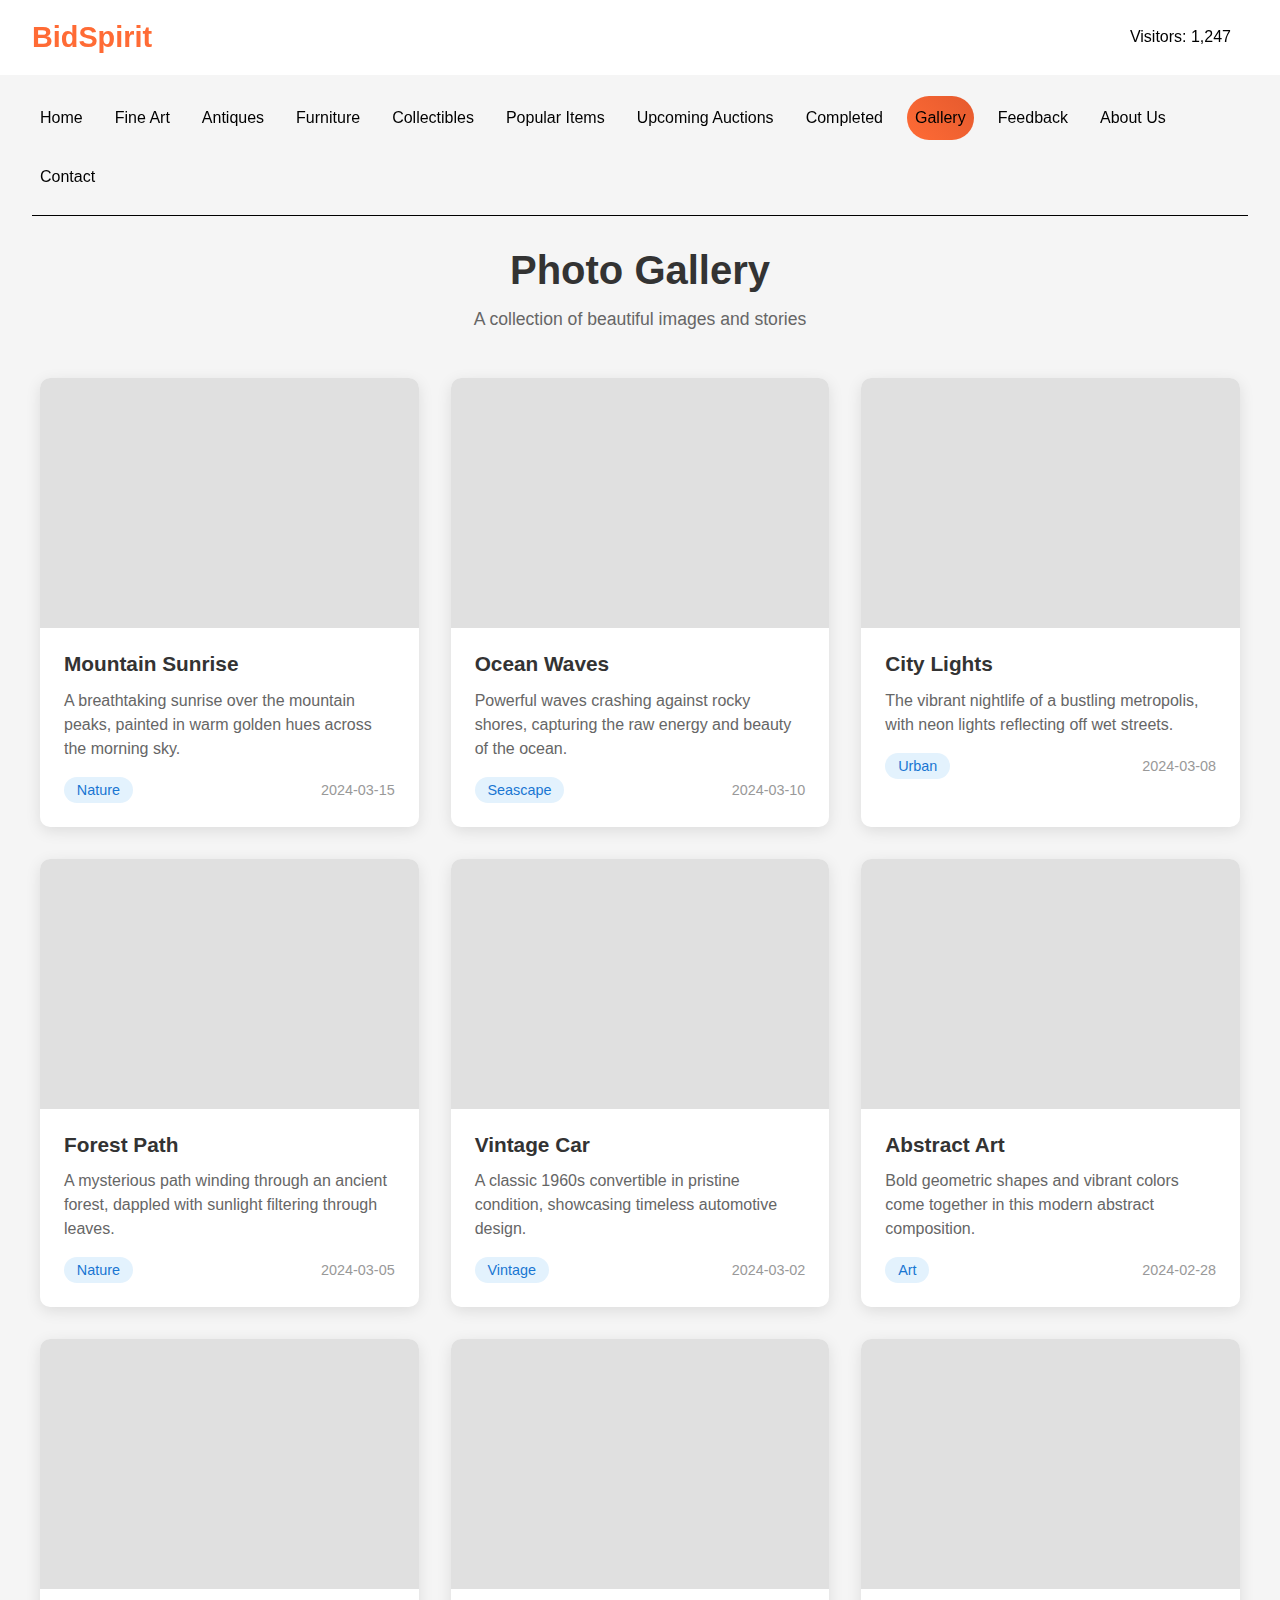
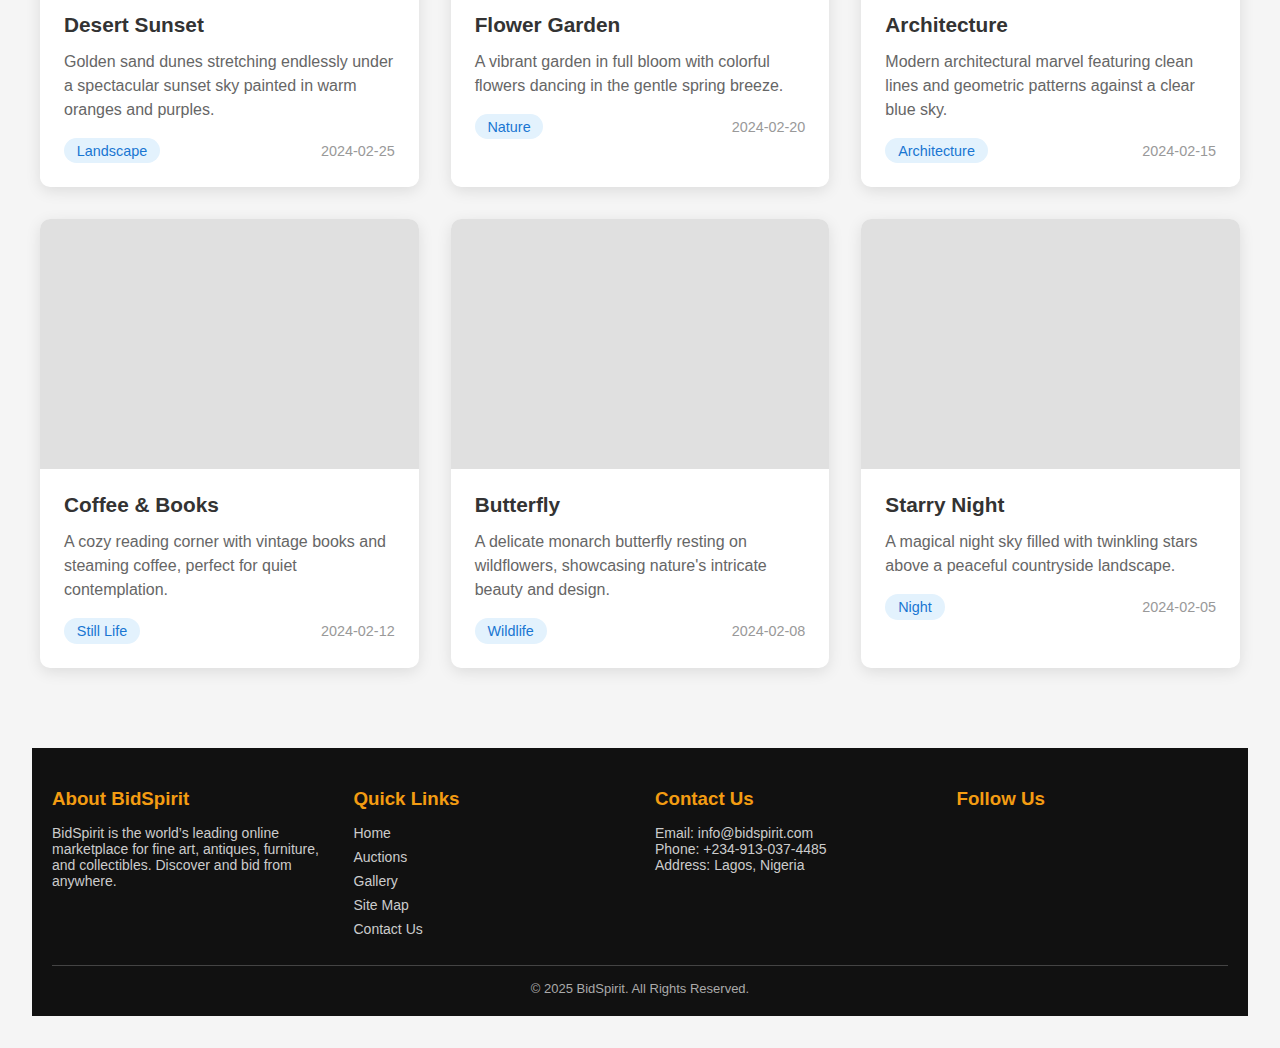
<file: gall.html>
<!DOCTYPE html>
<html lang="en">
<head>
    <meta charset="UTF-8">
    <meta name="viewport" content="width=device-width, initial-scale=1.0">
    <title>Gallery</title>
    <style>
        * {
            margin: 0;
            padding: 0;
            box-sizing: border-box;
        }

        body {
            font-family: 'Arial', sans-serif;
            background-color: #f5f5f5;
            padding: 2rem;
        }

                /* Header */
        .header {
            background: rgba(255, 255, 255, 0.95);
            backdrop-filter: blur(20px);
            padding: 1.2rem 0;
            position: fixed;
            top: 0;
            left: 0;
            right: 0;
            z-index: 1000;
            border-bottom: 1px solid rgba(255, 255, 255, 0.1);
            transition: all 0.3s cubic-bezier(0.4, 0, 0.2, 1);
        }

        .navigator {
            max-width: 1400px;
            margin: 0 auto;
            padding: 0 2rem;
            display: flex;
            justify-content: space-between;
            align-items: center;
        }

        .logo {
            font-size: 1.8rem;
            font-weight: 700;
            color: #ff6b35;
            display: flex;
            align-items: center;
            gap: 0.5rem;
        }

        .user-info {
            display: flex;
            align-items: center;
            gap: 1rem;
        }

        .visitor-count {
            background: rgba(255,255,255,0.1);
            padding: 0.5rem 1rem;
            border-radius: 25px;
            backdrop-filter: blur(10px);
            border: 1px solid rgba(255,255,255,0.2);
        }

        .welcome-user {
            font-size: 1.1rem;
            color: #ff6b35;
            font-weight: bold;
        }

        /* Navigation */
        .nvcontainer {
            padding: 1rem 0;
            position: sticky;
            top: 80px;
            z-index: 999;
            backdrop-filter: blur(10px);
            border-bottom: 1px solid black;
        }

        .nav-content {
            /* max-width: 1200px; */
            /* margin: 0 auto; */
            display: flex;
            /* justify-content: center; */
            gap: 1rem;
            /* padding: 0 2rem; */
            flex-wrap: wrap;
        }

        .nav-item {
            color: black;
            text-decoration: none;
            padding: 0.8rem 0.5rem;
            border-radius: 25px;
            transition: all 0.3s ease;
            position: relative;
            overflow: hidden;
        }

        .nav-item::before {
            content: '';
            position: absolute;
            top: 0;
            left: -100%;
            width: 100%;
            height: 100%;
            background: linear-gradient(45deg, #f39c12);
            transition: left 0.3s ease;
            z-index: -1;
        }

        .nav-item:hover::before {
            left: 0;
        }

        .nav-item:hover {
            color: white;
            transform: translateY(-2px);
        }

        .nav-item.active {
            background: linear-gradient(45deg, #ff6b35, #e55a2e);
        }

        .gallery-header {
            text-align: center;
            margin-bottom: 3rem;
            margin-top: 5rem;
        }

        .gallery-title {
            font-size: 2.5rem;
            color: #333;
            margin-bottom: 1rem;
        }

        .gallery-subtitle {
            font-size: 1.1rem;
            color: #666;
        }

        .gallery-grid {
            display: grid;
            grid-template-columns: repeat(auto-fit, minmax(300px, 1fr));
            gap: 2rem;
            max-width: 1200px;
            margin: 0 auto;
        }

        .gallery-item {
            background: white;
            border-radius: 10px;
            overflow: hidden;
            box-shadow: 0 4px 15px rgba(0,0,0,0.1);
            transition: transform 0.3s ease, box-shadow 0.3s ease;
            cursor: pointer;
        }

        .gallery-item:hover {
            transform: translateY(-5px);
            box-shadow: 0 8px 25px rgba(0,0,0,0.15);
        }

        .item-image {
            width: 100%;
            height: 250px;
            background-size: cover;
            background-position: center;
            background-color: #e0e0e0;
            display: flex;
            align-items: center;
            justify-content: center;
            font-size: 1.2rem;
            color: #666;
        }

        .item-content {
            padding: 1.5rem;
        }

        .item-title {
            font-size: 1.3rem;
            font-weight: bold;
            color: #333;
            margin-bottom: 0.8rem;
        }

        .item-description {
            color: #666;
            line-height: 1.5;
            margin-bottom: 1rem;
        }

        .item-meta {
            display: flex;
            justify-content: space-between;
            align-items: center;
            font-size: 0.9rem;
        }

        .item-category {
            background-color: #e3f2fd;
            color: #1976d2;
            padding: 0.3rem 0.8rem;
            border-radius: 15px;
            font-weight: 500;
        }

        .item-date {
            color: #999;
        }

        /* Modal for image viewing */
        .modal {
            display: none;
            position: fixed;
            top: 0;
            left: 0;
            width: 100%;
            height: 100%;
            background-color: rgba(0,0,0,0.8);
            z-index: 1000;
            justify-content: center;
            align-items: center;
        }

        .modal-content {
            background: white;
            padding: 2rem;
            border-radius: 10px;
            max-width: 500px;
            width: 90%;
            text-align: center;
        }

        .modal-image {
            width: 100%;
            height: 300px;
            background-size: cover;
            background-position: center;
            border-radius: 5px;
            margin-bottom: 1rem;
        }

        .close-btn {
            background-color: #333;
            color: white;
            border: none;
            padding: 0.5rem 1rem;
            border-radius: 5px;
            cursor: pointer;
            margin-top: 1rem;
        }

        .close-btn:hover {
            background-color: #555;
        }

        @media (max-width: 768px) {
            body {
                padding: 1rem;
            }
            
            .gallery-grid {
                grid-template-columns: repeat(auto-fit, minmax(250px, 1fr));
                gap: 1rem;
            }

            .gallery-title {
                font-size: 2rem;
            }
        }

        /* Footer Styles */
        .footer {
        background: #111;
        color: #eee;
        padding: 40px 20px 20px;
        font-family: Arial, sans-serif;
        margin-top: 5rem;
        }

        .footer-container {
        display: grid;
        grid-template-columns: repeat(auto-fit, minmax(220px, 1fr));
        gap: 30px;
        margin-bottom: 20px;
        }

        .footer-section h3 {
        margin-bottom: 15px;
        color: #f39c12;
        }

        .footer-section p, 
        .footer-section ul, 
        .footer-section a {
        font-size: 14px;
        color: #ccc;
        text-decoration: none;
        }

        .footer-section ul {
        list-style: none;
        padding: 0;
        }

        .footer-section ul li {
        margin: 8px 0;
        }

        .footer-section ul li a:hover {
        color: #f39c12;
        transition: 0.3s;
        }

        /* Social Icons */
        .social-icons a {
        color: #ccc;
        margin-right: 10px;
        font-size: 18px;
        transition: 0.3s;
        }
        .social-icons a:hover {
        color: #f39c12;
        }

        /* Bottom Bar */
        .footer-bottom {
        border-top: 1px solid #444;
        text-align: center;
        padding-top: 15px;
        font-size: 13px;
        color: #aaa;
        }
    </style>
</head>
<body>
           <!-- Header -->
    <header class="header" data-aos="fade-down">
        <div class="navigator">
            <div class="logo">BidSpirit</div>
            <div class="user-info">
                <div class="visitor-count">
                    Visitors: <span id="visitorCount">1,247</span>
                </div>
                <div class="welcome-user" id="userWelcome" style="display: none;">
                    Welcome, <span id="userName"></span>!
                </div>
            </div>
            </div>
    </header>

    <!-- Navigation -->
     <nav class="nvcontainer">
        <div class="nav-content">
            <a href="homepage.html" class="nav-item">Home</a>
            <a href="fine.html" class="nav-item">Fine Art</a>
            <a href="amt.html" class="nav-item ">Antiques</a>
            <a href="fun.html" class="nav-item">Furniture</a>
            <a href="coll.html" class="nav-item">Collectibles</a>
            <a href="pop.html" class="nav-item">Popular Items</a>
            <a href="upc.html" class="nav-item">Upcoming Auctions</a>
            <a href="com.html" class="nav-item">Completed</a>
            <a href="gall.html" class="nav-item active">Gallery</a>
            <a href="feed.html" class="nav-item">Feedback</a>
            <a href="about.html" class="nav-item">About Us</a>
            <a href="contact.html" class="nav-item">Contact</a>
        </div>
     </nav>
    <div class="gallery-header">
        <h1 class="gallery-title">Photo Gallery</h1>
        <p class="gallery-subtitle">A collection of beautiful images and stories</p>
    </div>

    <div class="gallery-grid" id="galleryGrid">
        <!-- Gallery items will be populated by JavaScript -->
    </div>

    <!-- Modal for viewing images -->
    <div class="modal" id="imageModal">
        <div class="modal-content">
            <div class="modal-image" id="modalImage"></div>
            <h3 id="modalTitle"></h3>
            <p id="modalDescription"></p>
            <button class="close-btn" onclick="closeModal()">Close</button>
        </div>
    </div>

           <!-- Footer Section -->
<footer class="footer">
  <div class="footer-container">
    <!-- About -->
    <div class="footer-section">
      <h3>About BidSpirit</h3>
      <p>
        BidSpirit is the world’s leading online marketplace for fine art,
        antiques, furniture, and collectibles. Discover and bid from anywhere.
      </p>
    </div>

    <!-- Quick Links -->
    <div class="footer-section">
      <h3>Quick Links</h3>
      <ul>
        <li><a href="#">Home</a></li>
        <li><a href="#">Auctions</a></li>
        <li><a href="#">Gallery</a></li>
        <li><a href="#">Site Map</a></li>
        <li><a href="#">Contact Us</a></li>
      </ul>
    </div>

    <!-- Contact Info -->
    <div class="footer-section">
      <h3>Contact Us</h3>
      <p>Email: info@bidspirit.com</p>
      <p>Phone: +234-913-037-4485</p>
      <p>Address: Lagos, Nigeria</p>
    </div>

    <!-- Social Media -->
    <div class="footer-section">
      <h3>Follow Us</h3>
      <div class="social-icons">
        <a href="#"><i class="fab fa-facebook"></i></a>
        <a href="#"><i class="fab fa-twitter"></i></a>
        <a href="#"><i class="fab fa-instagram"></i></a>
        <a href="#"><i class="fab fa-linkedin"></i></a>
      </div>
    </div>
  </div>

  <div class="footer-bottom">
    <p>&copy; 2025 BidSpirit. All Rights Reserved.</p>
  </div>
</footer>

    <script>
        // Gallery data
        const galleryItems = [
            {
                id: 1,
                title: "Mountain Sunrise",
                description: "A breathtaking sunrise over the mountain peaks, painted in warm golden hues across the morning sky.",
                category: "Nature",
                date: "2024-03-15",
                image: "https://plus.unsplash.com/premium_photo-1676320526001-07b75bd19ae3?w=600&auto=format&fit=crop&q=60&ixlib=rb-4.1.0&ixid=M3wxMjA3fDB8MHxzZWFyY2h8MXx8TW91bnRhaW4lMjBTdW5yaXNlfGVufDB8fDB8fHww"
            },
            {
                id: 2,
                title: "Ocean Waves",
                description: "Powerful waves crashing against rocky shores, capturing the raw energy and beauty of the ocean.",
                category: "Seascape",
                date: "2024-03-10",
                image: "https://plus.unsplash.com/premium_photo-1673002094103-b2657755f800?w=600&auto=format&fit=crop&q=60&ixlib=rb-4.1.0&ixid=M3wxMjA3fDB8MHxzZWFyY2h8NXx8T2NlYW4lMjBXYXZlc3xlbnwwfHwwfHx8MA%3D%3D"
            },
            {
                id: 3,
                title: "City Lights",
                description: "The vibrant nightlife of a bustling metropolis, with neon lights reflecting off wet streets.",
                category: "Urban",
                date: "2024-03-08",
                image: "https://images.unsplash.com/photo-1498036882173-b41c28a8ba34?w=600&auto=format&fit=crop&q=60&ixlib=rb-4.1.0&ixid=M3wxMjA3fDB8MHxzZWFyY2h8Mnx8Q2l0eSUyMExpZ2h0c3xlbnwwfHwwfHx8MA%3D%3D"
            },
            {
                id: 4,
                title: "Forest Path",
                description: "A mysterious path winding through an ancient forest, dappled with sunlight filtering through leaves.",
                category: "Nature",
                date: "2024-03-05",
                image: "https://plus.unsplash.com/premium_photo-1665311552973-53cdaeaa52c3?w=600&auto=format&fit=crop&q=60&ixlib=rb-4.1.0&ixid=M3wxMjA3fDB8MHxzZWFyY2h8MXx8Rm9yZXN0JTIwUGF0aHxlbnwwfHwwfHx8MA%3D%3D"
            },
            {
                id: 5,
                title: "Vintage Car",
                description: "A classic 1960s convertible in pristine condition, showcasing timeless automotive design.",
                category: "Vintage",
                date: "2024-03-02",
                image: "https://images.unsplash.com/photo-1544896478-d5b709d413c5?w=600&auto=format&fit=crop&q=60&ixlib=rb-4.1.0&ixid=M3wxMjA3fDB8MHxzZWFyY2h8Mnx8VmludGFnZSUyMENhcnxlbnwwfHwwfHx8MA%3D%3D"
            },
            {
                id: 6,
                title: "Abstract Art",
                description: "Bold geometric shapes and vibrant colors come together in this modern abstract composition.",
                category: "Art",
                date: "2024-02-28",
                image: "https://images.unsplash.com/photo-1615184697985-c9bde1b07da7?w=600&auto=format&fit=crop&q=60&ixlib=rb-4.1.0&ixid=M3wxMjA3fDB8MHxzZWFyY2h8Mnx8QWJzdHJhY3QlMjBBcnR8ZW58MHx8MHx8fDA%3D"
            },
            {
                id: 7,
                title: "Desert Sunset",
                description: "Golden sand dunes stretching endlessly under a spectacular sunset sky painted in warm oranges and purples.",
                category: "Landscape",
                date: "2024-02-25",
                image: "https://images.unsplash.com/photo-1486314030120-d5ab85fe58cd?w=600&auto=format&fit=crop&q=60&ixlib=rb-4.1.0&ixid=M3wxMjA3fDB8MHxzZWFyY2h8NHx8RGVzZXJ0JTIwU3Vuc2V0fGVufDB8fDB8fHww"
            },
            {
                id: 8,
                title: "Flower Garden",
                description: "A vibrant garden in full bloom with colorful flowers dancing in the gentle spring breeze.",
                category: "Nature",
                date: "2024-02-20",
                image: "https://images.unsplash.com/photo-1605895370326-e96b9d52e3f5?w=600&auto=format&fit=crop&q=60&ixlib=rb-4.1.0&ixid=M3wxMjA3fDB8MHxzZWFyY2h8Mnx8Rmxvd2VyJTIwR2FyZGVufGVufDB8fDB8fHww"
            },
            {
                id: 9,
                title: "Architecture",
                description: "Modern architectural marvel featuring clean lines and geometric patterns against a clear blue sky.",
                category: "Architecture",
                date: "2024-02-15",
                image: "https://images.unsplash.com/photo-1449157291145-7efd050a4d0e?q=80&w=2070&auto=format&fit=crop&ixlib=rb-4.1.0&ixid=M3wxMjA3fDB8MHxwaG90by1wYWdlfHx8fGVufDB8fHx8fA%3D%3D"
            },
            {
                id: 10,
                title: "Coffee & Books",
                description: "A cozy reading corner with vintage books and steaming coffee, perfect for quiet contemplation.",
                category: "Still Life",
                date: "2024-02-12",
                image: "https://images.unsplash.com/photo-1707142979946-a745d1d0092c?w=600&auto=format&fit=crop&q=60&ixlib=rb-4.1.0&ixid=M3wxMjA3fDB8MHxzZWFyY2h8Nnx8Q29mZmVlJTIwJTI2JTIwQm9va3N8ZW58MHx8MHx8fDA%3D"
            },
            {
                id: 11,
                title: "Butterfly",
                description: "A delicate monarch butterfly resting on wildflowers, showcasing nature's intricate beauty and design.",
                category: "Wildlife",
                date: "2024-02-08",
                image: "https://images.unsplash.com/photo-1533048324814-79b0a31982f1?w=600&auto=format&fit=crop&q=60&ixlib=rb-4.1.0&ixid=M3wxMjA3fDB8MHxzZWFyY2h8NHx8QnV0dGVyZmx5fGVufDB8fDB8fHww"
            },
            {
                id: 12,
                title: "Starry Night",
                description: "A magical night sky filled with twinkling stars above a peaceful countryside landscape.",
                category: "Night",
                date: "2024-02-05",
                image: "https://images.unsplash.com/photo-1628498188873-579210ce622e?w=600&auto=format&fit=crop&q=60&ixlib=rb-4.1.0&ixid=M3wxMjA3fDB8MHxzZWFyY2h8Mnx8U3RhcnJ5JTIwTmlnaHR8ZW58MHx8MHx8fDA%3D"
            }
        ];

        // Initialize gallery
        function initGallery() {
            const galleryGrid = document.getElementById('galleryGrid');
            
            galleryItems.forEach(item => {
                const galleryItem = document.createElement('div');
                galleryItem.className = 'gallery-item';
                galleryItem.onclick = () => openModal(item);
                
                galleryItem.innerHTML = `
                    <div class="item-image" style="background-image: url('${item.image}')">
                    </div>
                    <div class="item-content">
                        <h3 class="item-title">${item.title}</h3>
                        <p class="item-description">${item.description}</p>
                        <div class="item-meta">
                            <span class="item-category">${item.category}</span>
                            <span class="item-date">${item.date}</span>
                        </div>
                    </div>
                `;
                
                galleryGrid.appendChild(galleryItem);
            });
        }

        // Open modal
        function openModal(item) {
            const modal = document.getElementById('imageModal');
            const modalImage = document.getElementById('modalImage');
            const modalTitle = document.getElementById('modalTitle');
            const modalDescription = document.getElementById('modalDescription');
            
            modalImage.style.backgroundImage = `url('${item.image}')`;
            modalTitle.textContent = item.title;
            modalDescription.textContent = item.description;
            
            modal.style.display = 'flex';
            document.body.style.overflow = 'hidden';
        }

        // Close modal
        function closeModal() {
            const modal = document.getElementById('imageModal');
            modal.style.display = 'none';
            document.body.style.overflow = 'auto';
        }

        // Close modal on outside click
        document.getElementById('imageModal').onclick = function(e) {
            if (e.target === this) {
                closeModal();
            }
        }

        // Close modal on escape key
        document.addEventListener('keydown', function(e) {
            if (e.key === 'Escape') {
                closeModal();
            }
        });

        // Initialize when page loads
        document.addEventListener('DOMContentLoaded', initGallery);
    </script>
</body>
</html>
</file>
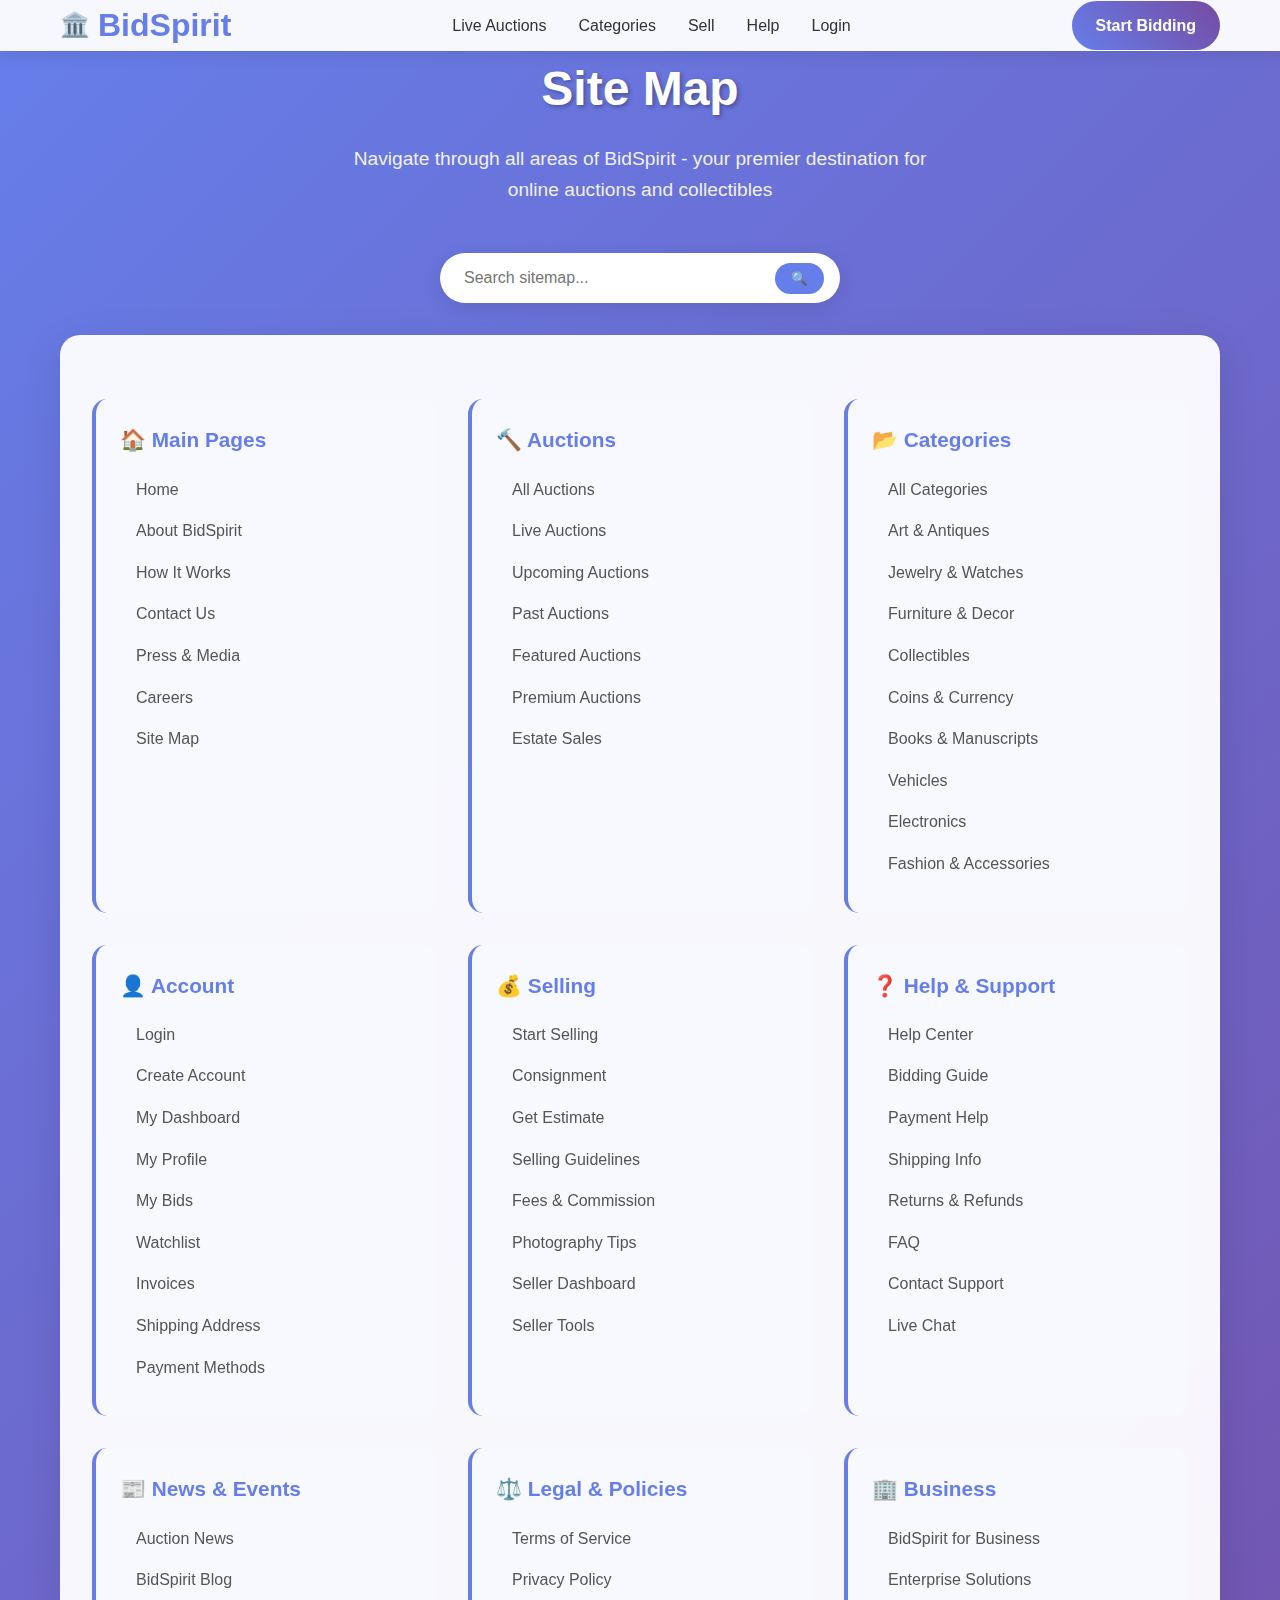
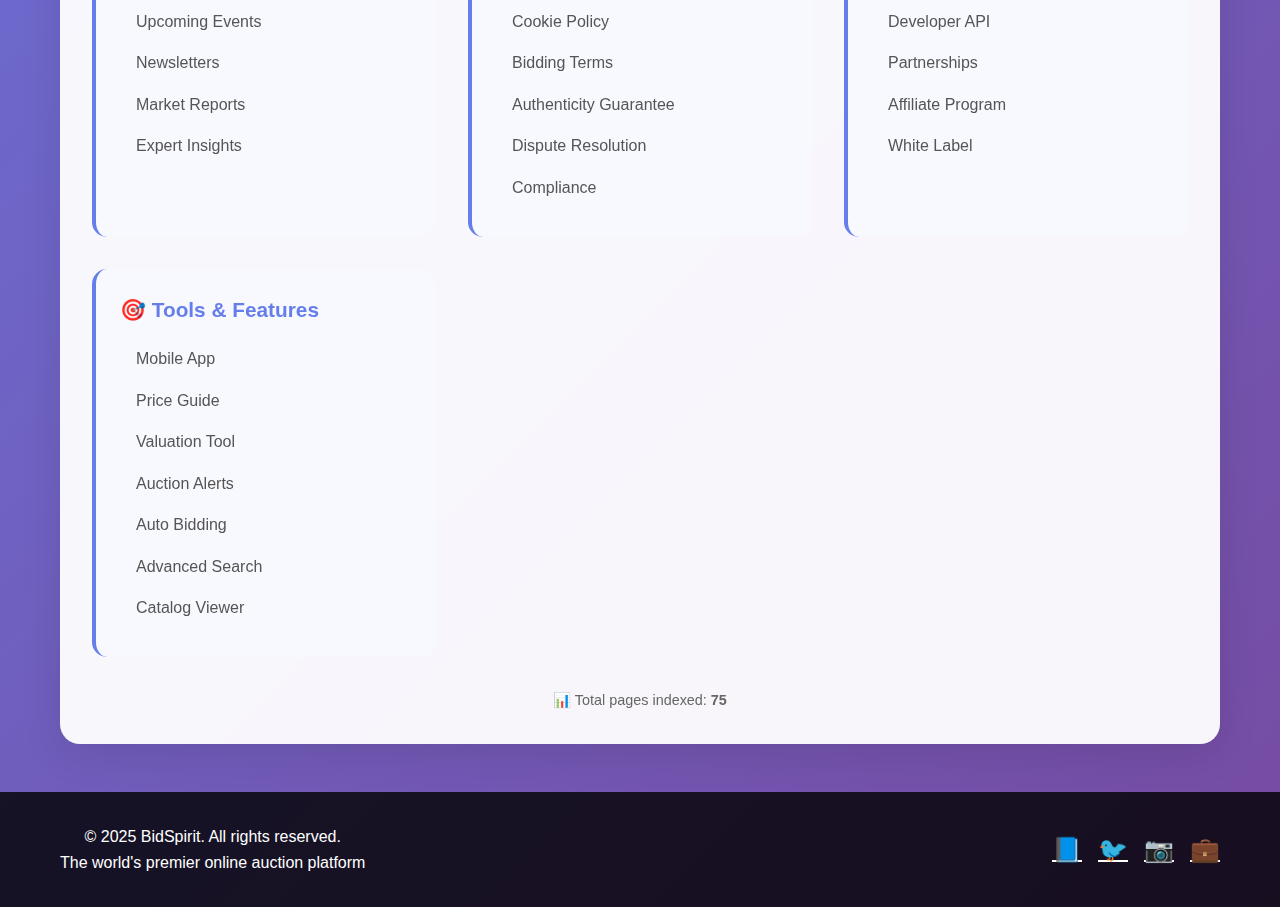
<file: Site.html>
<!DOCTYPE html>
<html lang="en">
<head>
    <meta charset="UTF-8">
    <meta name="viewport" content="width=device-width, initial-scale=1.0">
    <title>Site Map - BidSpirit</title>
    <style>
        * {
            margin: 0;
            padding: 0;
            box-sizing: border-box;
        }

        body {
            font-family: 'Segoe UI', Tahoma, Geneva, Verdana, sans-serif;
            line-height: 1.6;
            color: #333;
            background: linear-gradient(135deg, #667eea 0%, #764ba2 100%);
            min-height: 100vh;
        }

        .container {
            max-width: 1200px;
            margin: 0 auto;
            padding: 0 20px;
        }

        /* Header */
        header {
            background: rgba(255, 255, 255, 0.95);
            backdrop-filter: blur(10px);
            box-shadow: 0 2px 20px rgba(0, 0, 0, 0.1);
            position: sticky;
            top: 0;
            z-index: 100;
        }

        nav {
            display: flex;
            justify-content: space-between;
            align-items: center;
            padding: 1rem 0;
        }

        .logo {
            font-size: 2rem;
            font-weight: bold;
            color: #667eea;
            text-decoration: none;
            display: flex;
            align-items: center;
            gap: 0.5rem;
        }

        .logo::before {
            content: "🏛️";
            font-size: 1.5rem;
        }

        .nav-links {
            display: flex;
            list-style: none;
            gap: 2rem;
            align-items: center;
        }

        .nav-links a {
            text-decoration: none;
            color: #333;
            font-weight: 500;
            transition: color 0.3s ease;
        }

        .nav-links a:hover {
            color: #667eea;
        }

        .cta-button {
            background: linear-gradient(45deg, #667eea, #764ba2);
            color: white;
            padding: 0.75rem 1.5rem;
            border-radius: 25px;
            text-decoration: none;
            font-weight: 600;
            transition: transform 0.3s ease, box-shadow 0.3s ease;
        }

        .cta-button:hover {
            transform: translateY(-2px);
            box-shadow: 0 5px 15px rgba(102, 126, 234, 0.4);
        }

        /* Main Content */
        main {
            padding: 3rem 0;
        }

        .sitemap-header {
            text-align: center;
            margin-bottom: 3rem;
            color: white;
        }

        .sitemap-header h1 {
            font-size: 3rem;
            margin-bottom: 1rem;
            text-shadow: 2px 2px 4px rgba(0, 0, 0, 0.3);
        }

        .sitemap-header p {
            font-size: 1.2rem;
            opacity: 0.9;
            max-width: 600px;
            margin: 0 auto;
        }

        .sitemap-content {
            background: rgba(255, 255, 255, 0.95);
            backdrop-filter: blur(10px);
            border-radius: 20px;
            padding: 2rem;
            box-shadow: 0 10px 40px rgba(0, 0, 0, 0.1);
            margin-bottom: 2rem;
        }

        .sitemap-grid {
            display: grid;
            grid-template-columns: repeat(auto-fit, minmax(300px, 1fr));
            gap: 2rem;
            margin-top: 2rem;
        }

        .sitemap-section {
            background: #f8f9ff;
            border-radius: 15px;
            padding: 1.5rem;
            border-left: 4px solid #667eea;
            transition: transform 0.3s ease, box-shadow 0.3s ease;
        }

        .sitemap-section:hover {
            transform: translateY(-5px);
            box-shadow: 0 10px 30px rgba(102, 126, 234, 0.2);
        }

        .section-title {
            font-size: 1.3rem;
            font-weight: bold;
            color: #667eea;
            margin-bottom: 1rem;
            display: flex;
            align-items: center;
            gap: 0.5rem;
        }

        .section-links {
            list-style: none;
        }

        .section-links li {
            margin-bottom: 0.5rem;
        }

        .section-links a {
            color: #555;
            text-decoration: none;
            padding: 0.25rem 0;
            display: block;
            transition: all 0.3s ease;
            border-radius: 5px;
            padding-left: 1rem;
            position: relative;
        }

        .section-links a:before {
            content: "→";
            position: absolute;
            left: 0;
            opacity: 0;
            transition: opacity 0.3s ease;
        }

        .section-links a:hover {
            color: #667eea;
            background: rgba(102, 126, 234, 0.1);
            padding-left: 1.5rem;
        }

        .section-links a:hover:before {
            opacity: 1;
        }

        /* Search Box */
        .search-container {
            margin-bottom: 2rem;
            text-align: center;
        }

        .search-box {
            display: inline-flex;
            align-items: center;
            background: white;
            border-radius: 25px;
            padding: 0.5rem 1rem;
            box-shadow: 0 5px 20px rgba(0, 0, 0, 0.1);
            max-width: 400px;
            width: 100%;
        }

        .search-input {
            border: none;
            outline: none;
            flex: 1;
            padding: 0.5rem;
            font-size: 1rem;
        }

        .search-button {
            background: #667eea;
            border: none;
            color: white;
            padding: 0.5rem 1rem;
            border-radius: 20px;
            cursor: pointer;
            transition: background 0.3s ease;
        }

        .search-button:hover {
            background: #5a6fd8;
        }

        /* Footer */
        footer {
            background: rgba(0, 0, 0, 0.8);
            color: white;
            text-align: center;
            padding: 2rem 0;
            margin-top: 3rem;
        }

        .footer-content {
            display: flex;
            justify-content: space-between;
            align-items: center;
            flex-wrap: wrap;
            gap: 1rem;
        }

        .social-links {
            display: flex;
            gap: 1rem;
        }

        .social-links a {
            color: white;
            font-size: 1.5rem;
            transition: transform 0.3s ease;
        }

        .social-links a:hover {
            transform: scale(1.2);
        }

        /* Responsive */
        @media (max-width: 768px) {
            .nav-links {
                display: none;
            }

            .sitemap-header h1 {
                font-size: 2rem;
            }

            .sitemap-grid {
                grid-template-columns: 1fr;
            }

            .footer-content {
                flex-direction: column;
                text-align: center;
            }
        }

        /* Animation */
        .fade-in {
            animation: fadeIn 0.8s ease-in;
        }

        @keyframes fadeIn {
            from {
                opacity: 0;
                transform: translateY(20px);
            }
            to {
                opacity: 1;
                transform: translateY(0);
            }
        }

        .highlight {
            background: rgba(255, 255, 0, 0.3);
            border-radius: 3px;
            padding: 0 3px;
        }
    </style>
</head>
<body>
    <header>
        <nav class="container">
            <a href="/" class="logo">BidSpirit</a>
            <ul class="nav-links">
                <li><a href="/auctions">Live Auctions</a></li>
                <li><a href="/categories">Categories</a></li>
                <li><a href="/sell">Sell</a></li>
                <li><a href="/help">Help</a></li>
                <li><a href="/login">Login</a></li>
            </ul>
            <a href="/register" class="cta-button">Start Bidding</a>
        </nav>
    </header>

    <main class="container">
        <div class="sitemap-header fade-in">
            <h1>Site Map</h1>
            <p>Navigate through all areas of BidSpirit - your premier destination for online auctions and collectibles</p>
        </div>

        <div class="search-container fade-in">
            <div class="search-box">
                <input type="text" class="search-input" placeholder="Search sitemap..." id="searchInput">
                <button class="search-button" onclick="searchSitemap()">🔍</button>
            </div>
        </div>

        <div class="sitemap-content fade-in">
            <div class="sitemap-grid" id="sitemapGrid">
                <div class="sitemap-section">
                    <h3 class="section-title">🏠 Main Pages</h3>
                    <ul class="section-links">
                        <li><a href="/">Home</a></li>
                        <li><a href="/about">About BidSpirit</a></li>
                        <li><a href="/how-it-works">How It Works</a></li>
                        <li><a href="/contact">Contact Us</a></li>
                        <li><a href="/press">Press & Media</a></li>
                        <li><a href="/careers">Careers</a></li>
                        <li><a href="/sitemap">Site Map</a></li>
                    </ul>
                </div>

                <div class="sitemap-section">
                    <h3 class="section-title">🔨 Auctions</h3>
                    <ul class="section-links">
                        <li><a href="/auctions">All Auctions</a></li>
                        <li><a href="/auctions/live">Live Auctions</a></li>
                        <li><a href="/auctions/upcoming">Upcoming Auctions</a></li>
                        <li><a href="/auctions/ended">Past Auctions</a></li>
                        <li><a href="/auctions/featured">Featured Auctions</a></li>
                        <li><a href="/auctions/premium">Premium Auctions</a></li>
                        <li><a href="/auctions/estate-sales">Estate Sales</a></li>
                    </ul>
                </div>

                <div class="sitemap-section">
                    <h3 class="section-title">📂 Categories</h3>
                    <ul class="section-links">
                        <li><a href="/categories">All Categories</a></li>
                        <li><a href="/categories/art">Art & Antiques</a></li>
                        <li><a href="/categories/jewelry">Jewelry & Watches</a></li>
                        <li><a href="/categories/furniture">Furniture & Decor</a></li>
                        <li><a href="/categories/collectibles">Collectibles</a></li>
                        <li><a href="/categories/coins">Coins & Currency</a></li>
                        <li><a href="/categories/books">Books & Manuscripts</a></li>
                        <li><a href="/categories/vehicles">Vehicles</a></li>
                        <li><a href="/categories/electronics">Electronics</a></li>
                        <li><a href="/categories/fashion">Fashion & Accessories</a></li>
                    </ul>
                </div>

                <div class="sitemap-section">
                    <h3 class="section-title">👤 Account</h3>
                    <ul class="section-links">
                        <li><a href="/login">Login</a></li>
                        <li><a href="/register">Create Account</a></li>
                        <li><a href="/dashboard">My Dashboard</a></li>
                        <li><a href="/profile">My Profile</a></li>
                        <li><a href="/bids">My Bids</a></li>
                        <li><a href="/watchlist">Watchlist</a></li>
                        <li><a href="/invoices">Invoices</a></li>
                        <li><a href="/shipping">Shipping Address</a></li>
                        <li><a href="/payment-methods">Payment Methods</a></li>
                    </ul>
                </div>

                <div class="sitemap-section">
                    <h3 class="section-title">💰 Selling</h3>
                    <ul class="section-links">
                        <li><a href="/sell">Start Selling</a></li>
                        <li><a href="/sell/consign">Consignment</a></li>
                        <li><a href="/sell/estimate">Get Estimate</a></li>
                        <li><a href="/sell/guidelines">Selling Guidelines</a></li>
                        <li><a href="/sell/fees">Fees & Commission</a></li>
                        <li><a href="/sell/photography">Photography Tips</a></li>
                        <li><a href="/seller-dashboard">Seller Dashboard</a></li>
                        <li><a href="/seller-tools">Seller Tools</a></li>
                    </ul>
                </div>

                <div class="sitemap-section">
                    <h3 class="section-title">❓ Help & Support</h3>
                    <ul class="section-links">
                        <li><a href="/help">Help Center</a></li>
                        <li><a href="/help/bidding">Bidding Guide</a></li>
                        <li><a href="/help/payments">Payment Help</a></li>
                        <li><a href="/help/shipping">Shipping Info</a></li>
                        <li><a href="/help/returns">Returns & Refunds</a></li>
                        <li><a href="/faq">FAQ</a></li>
                        <li><a href="/contact">Contact Support</a></li>
                        <li><a href="/live-chat">Live Chat</a></li>
                    </ul>
                </div>

                <div class="sitemap-section">
                    <h3 class="section-title">📰 News & Events</h3>
                    <ul class="section-links">
                        <li><a href="/news">Auction News</a></li>
                        <li><a href="/blog">BidSpirit Blog</a></li>
                        <li><a href="/events">Upcoming Events</a></li>
                        <li><a href="/newsletters">Newsletters</a></li>
                        <li><a href="/market-reports">Market Reports</a></li>
                        <li><a href="/expert-insights">Expert Insights</a></li>
                    </ul>
                </div>

                <div class="sitemap-section">
                    <h3 class="section-title">⚖️ Legal & Policies</h3>
                    <ul class="section-links">
                        <li><a href="/terms">Terms of Service</a></li>
                        <li><a href="/privacy">Privacy Policy</a></li>
                        <li><a href="/cookies">Cookie Policy</a></li>
                        <li><a href="/bidding-terms">Bidding Terms</a></li>
                        <li><a href="/authenticity">Authenticity Guarantee</a></li>
                        <li><a href="/dispute-resolution">Dispute Resolution</a></li>
                        <li><a href="/compliance">Compliance</a></li>
                    </ul>
                </div>

                <div class="sitemap-section">
                    <h3 class="section-title">🏢 Business</h3>
                    <ul class="section-links">
                        <li><a href="/business">BidSpirit for Business</a></li>
                        <li><a href="/enterprise">Enterprise Solutions</a></li>
                        <li><a href="/api">Developer API</a></li>
                        <li><a href="/partnerships">Partnerships</a></li>
                        <li><a href="/affiliate">Affiliate Program</a></li>
                        <li><a href="/white-label">White Label</a></li>
                    </ul>
                </div>

                <div class="sitemap-section">
                    <h3 class="section-title">🎯 Tools & Features</h3>
                    <ul class="section-links">
                        <li><a href="/mobile-app">Mobile App</a></li>
                        <li><a href="/price-guide">Price Guide</a></li>
                        <li><a href="/valuation-tool">Valuation Tool</a></li>
                        <li><a href="/auction-alerts">Auction Alerts</a></li>
                        <li><a href="/auto-bidding">Auto Bidding</a></li>
                        <li><a href="/advanced-search">Advanced Search</a></li>
                        <li><a href="/catalog-viewer">Catalog Viewer</a></li>
                    </ul>
                </div>
            </div>

            <div class="search-stats" id="searchStats" style="margin-top: 2rem; text-align: center; color: #666; display: none;">
                <p>Showing <span id="resultCount">0</span> results for "<span id="searchTerm"></span>"</p>
            </div>
        </div>
    </main>

    <footer>
        <div class="container">
            <div class="footer-content">
                <div>
                    <p>&copy; 2025 BidSpirit. All rights reserved.</p>
                    <p>The world's premier online auction platform</p>
                </div>
                <div class="social-links">
                    <a href="/social/facebook" title="Facebook">📘</a>
                    <a href="/social/twitter" title="Twitter">🐦</a>
                    <a href="/social/instagram" title="Instagram">📷</a>
                    <a href="/social/linkedin" title="LinkedIn">💼</a>
                </div>
            </div>
        </div>
    </footer>

    <script>
        // Search functionality
        function searchSitemap() {
            const searchTerm = document.getElementById('searchInput').value.toLowerCase();
            const sections = document.querySelectorAll('.sitemap-section');
            const searchStats = document.getElementById('searchStats');
            const resultCount = document.getElementById('resultCount');
            const searchTermSpan = document.getElementById('searchTerm');
            
            let visibleSections = 0;
            let totalMatches = 0;

            sections.forEach(section => {
                const links = section.querySelectorAll('.section-links a');
                let sectionHasMatch = false;

                // Clear previous highlights
                links.forEach(link => {
                    link.innerHTML = link.textContent;
                    link.style.display = 'block';
                });

                if (searchTerm === '') {
                    section.style.display = 'block';
                    visibleSections++;
                    searchStats.style.display = 'none';
                    return;
                }

                links.forEach(link => {
                    const text = link.textContent.toLowerCase();
                    if (text.includes(searchTerm)) {
                        sectionHasMatch = true;
                        totalMatches++;
                        
                        // Highlight matching text
                        const regex = new RegExp(`(${searchTerm})`, 'gi');
                        link.innerHTML = link.textContent.replace(regex, '<span class="highlight">$1</span>');
                    } else {
                        link.style.display = 'none';
                    }
                });

                if (sectionHasMatch) {
                    section.style.display = 'block';
                    visibleSections++;
                } else {
                    section.style.display = 'none';
                }
            });

            // Update search stats
            if (searchTerm !== '') {
                searchStats.style.display = 'block';
                resultCount.textContent = totalMatches;
                searchTermSpan.textContent = searchTerm;
            } else {
                searchStats.style.display = 'none';
            }
        }

        // Real-time search
        document.getElementById('searchInput').addEventListener('input', searchSitemap);

        // Enter key search
        document.getElementById('searchInput').addEventListener('keypress', function(e) {
            if (e.key === 'Enter') {
                searchSitemap();
            }
        });

        // Smooth scrolling for internal links
        document.querySelectorAll('a[href^="/"]').forEach(link => {
            link.addEventListener('click', function(e) {
                e.preventDefault();
                
                // Simulate navigation with a subtle animation
                this.style.transform = 'scale(0.95)';
                setTimeout(() => {
                    this.style.transform = 'scale(1)';
                    // In a real site, this would navigate to the actual page
                    console.log('Navigating to:', this.getAttribute('href'));
                }, 150);
            });
        });

        // Add loading animation to sections
        const observer = new IntersectionObserver((entries) => {
            entries.forEach(entry => {
                if (entry.isIntersecting) {
                    entry.target.style.animation = 'fadeIn 0.6s ease-in';
                }
            });
        });

        document.querySelectorAll('.sitemap-section').forEach(section => {
            observer.observe(section);
        });

        // Dynamic page count
        document.addEventListener('DOMContentLoaded', function() {
            const totalLinks = document.querySelectorAll('.section-links a').length;
            const pageCountElement = document.createElement('div');
            pageCountElement.style.textAlign = 'center';
            pageCountElement.style.marginTop = '2rem';
            pageCountElement.style.color = '#666';
            pageCountElement.style.fontSize = '0.9rem';
            pageCountElement.innerHTML = `<p>📊 Total pages indexed: <strong>${totalLinks}</strong></p>`;
            document.querySelector('.sitemap-content').appendChild(pageCountElement);
        });
    </script>
</body>
</html>
</file>
